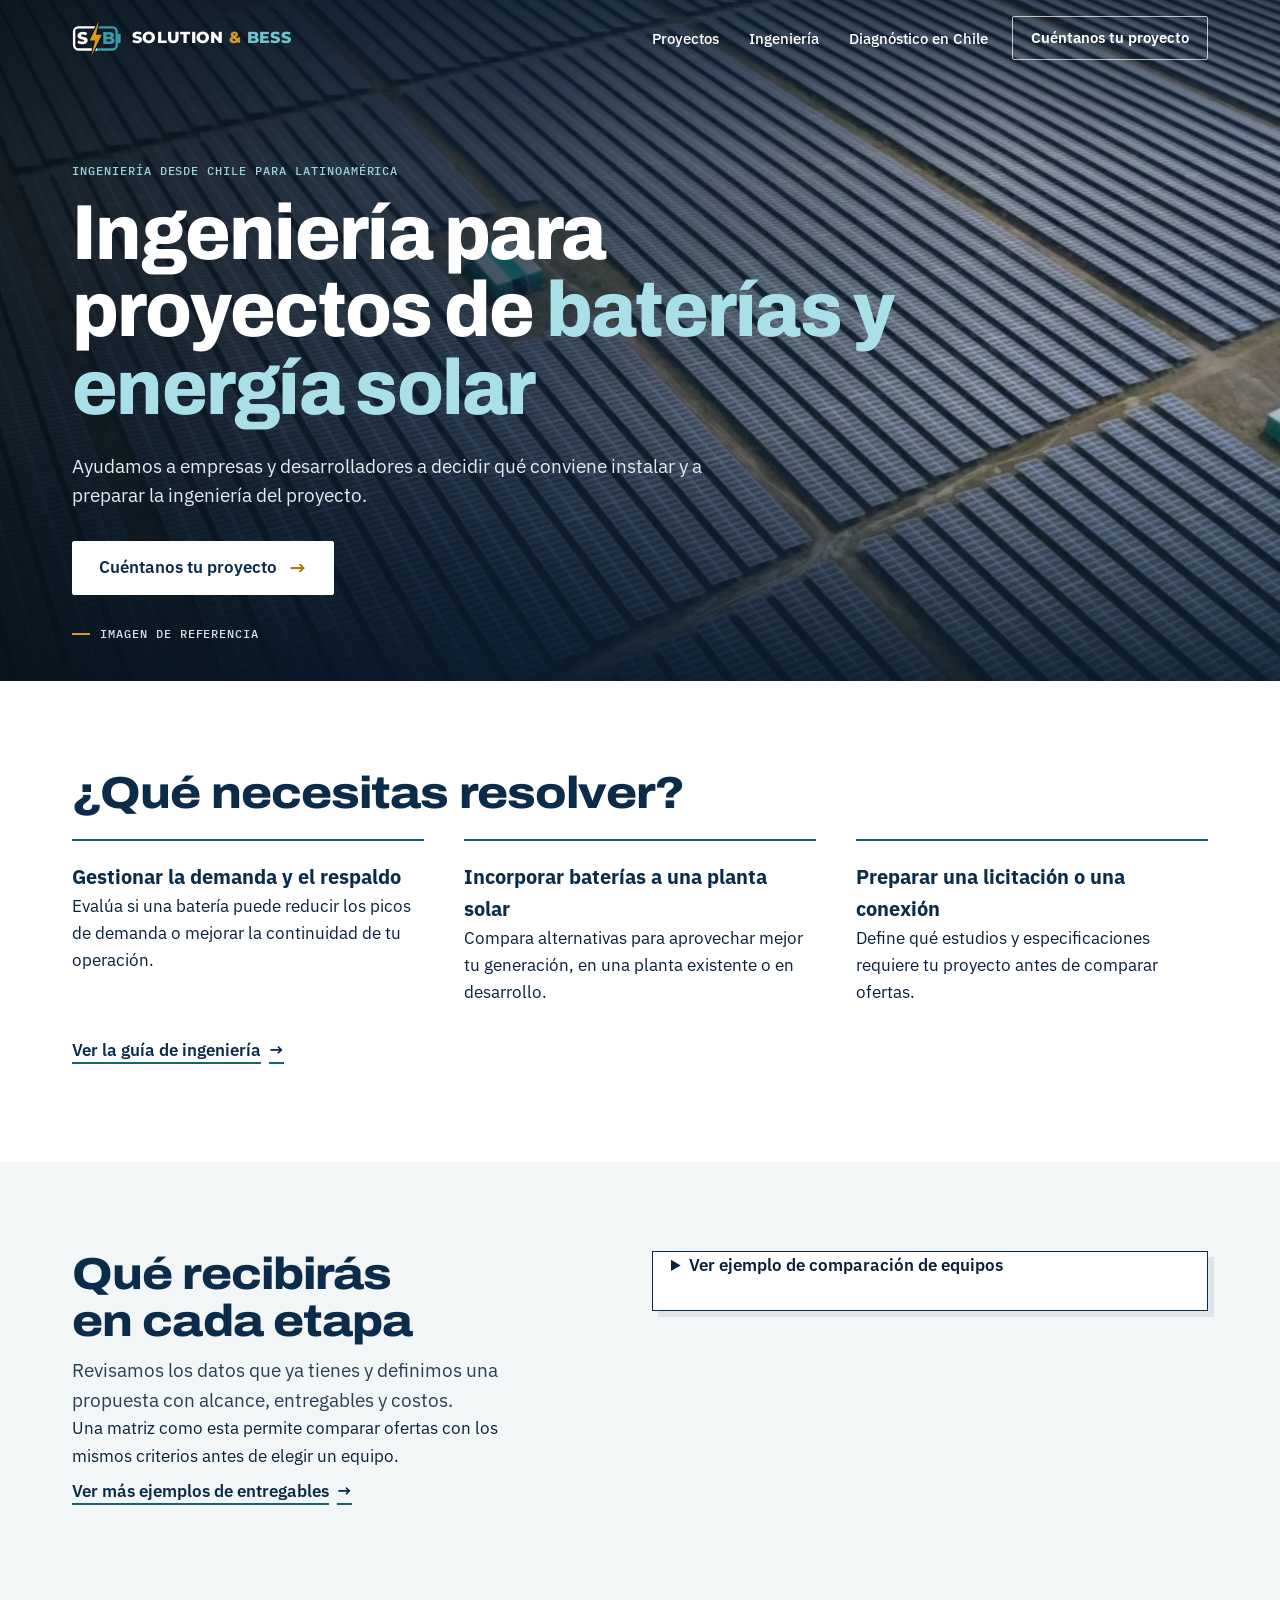
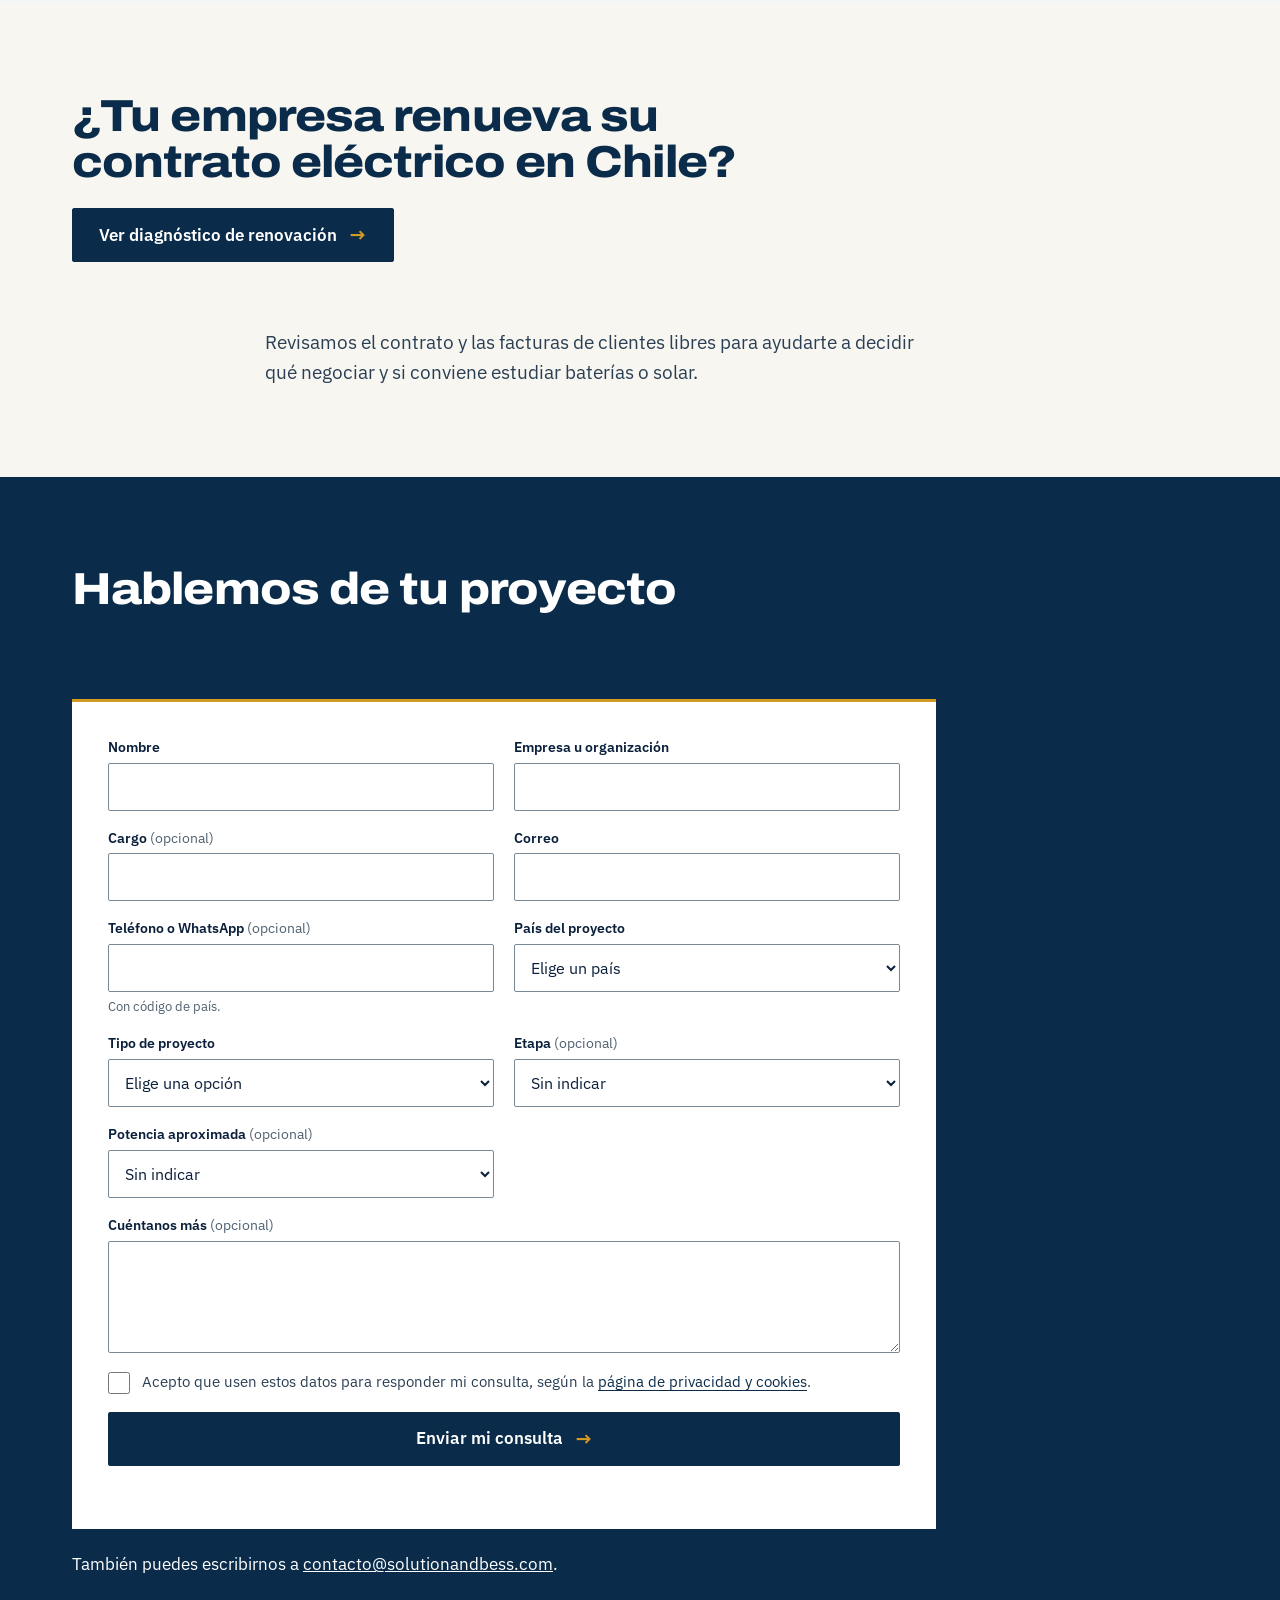
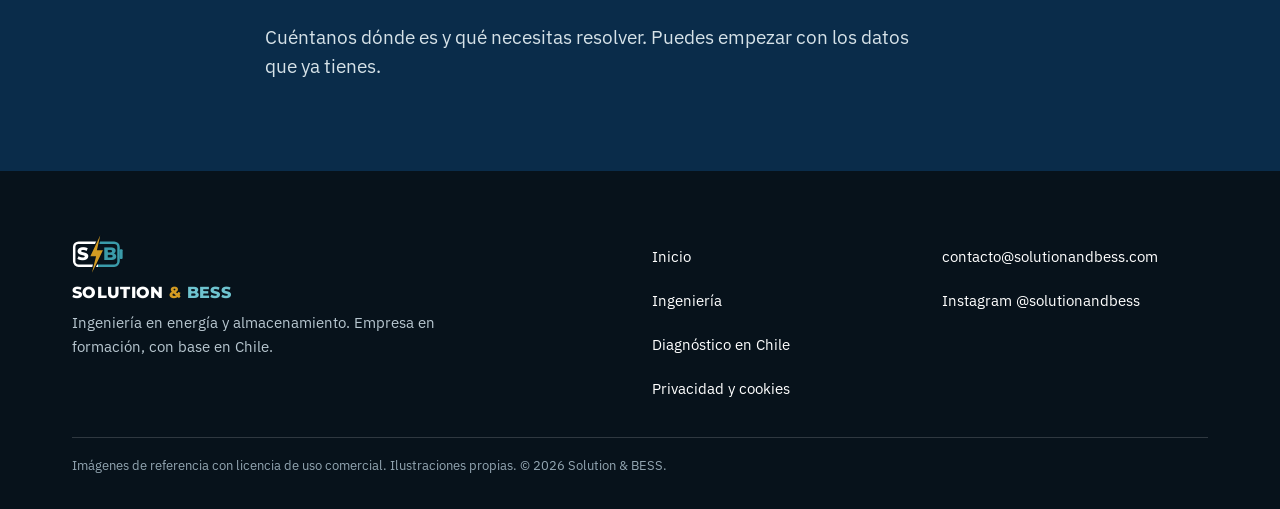
<file: index.html>
<!doctype html>
<html lang="es">
<head>
<meta charset="utf-8">
<meta name="viewport" content="width=device-width, initial-scale=1">
<title>Ingeniería BESS y solar para Latinoamérica | Solution &amp; BESS</title>
<meta name="description" content="Ingeniería para proyectos de baterías (BESS), parques solares y sistemas híbridos en Latinoamérica: dimensionamiento, estudios y especificaciones.">
<link rel="canonical" href="https://solutionandbess.com/">
<meta name="theme-color" content="#0A2C4A">
<meta property="og:type" content="website">
<meta property="og:site_name" content="Solution &amp; BESS">
<meta property="og:locale" content="es_LA">
<meta property="og:url" content="https://solutionandbess.com/">
<meta property="og:title" content="Ingeniería para tu proyecto de baterías, solar o híbrido en Latinoamérica">
<meta property="og:description" content="Ingeniería de baterías y energía solar para ayudar a empresas y desarrolladores a tomar decisiones de proyecto.">
<meta property="og:image" content="https://solutionandbess.com/assets/compartir.jpg">
<meta property="og:image:width" content="1200">
<meta property="og:image:height" content="630">
<meta property="og:image:alt" content="Solution &amp; BESS: ingeniería para proyectos de baterías, solar e híbridos en Latinoamérica.">
<meta name="twitter:card" content="summary_large_image">
<link rel="icon" href="/favicon.ico" sizes="32x32">
<link rel="icon" href="/assets/icono-192.png" type="image/png" sizes="192x192">
<link rel="apple-touch-icon" href="/assets/icono-180.png">
<link rel="manifest" href="/manifest.webmanifest">
<link rel="preload" as="image" type="image/avif" href="/assets/portada-movil.avif" media="(max-width: 899px)" fetchpriority="high">
<link rel="preload" as="image" type="image/avif" href="/assets/portada-escritorio.avif" media="(min-width: 900px)" fetchpriority="high">
<link rel="preconnect" href="https://fonts.googleapis.com">
<link rel="preconnect" href="https://fonts.gstatic.com" crossorigin>
<link rel="stylesheet" href="https://fonts.googleapis.com/css2?family=Archivo:wdth,wght@62..125,400..900&family=IBM+Plex+Mono:wght@500&family=IBM+Plex+Sans:wght@400;500;600&family=Montserrat:wght@800&display=swap">
<link rel="stylesheet" href="/estilos.css">
<script src="/js/base.js" defer></script>
<script src="/js/portada.js" defer></script>
<script src="/js/proyecto.js" defer></script>
<script type="application/ld+json">
{
  "@context": "https://schema.org",
  "@graph": [
    {
      "@type": "Organization",
      "@id": "https://solutionandbess.com/#organizacion",
      "name": "Solution & BESS",
      "url": "https://solutionandbess.com/",
      "email": "contacto@solutionandbess.com",
      "logo": "https://solutionandbess.com/assets/icono-512.png",
      "image": "https://solutionandbess.com/assets/compartir.jpg",
      "description": "Firma de ingeniería en energía y almacenamiento, con base en Chile, para proyectos de baterías (BESS), parques solares y sistemas híbridos en Latinoamérica.",
      "knowsAbout": [
        "Sistemas de almacenamiento de energía con baterías (BESS)",
        "Plantas fotovoltaicas",
        "Sistemas híbridos y microrredes",
        "Estudios eléctricos y de conexión",
        "Especificación técnica de equipos"
      ],
      "sameAs": [
        "https://www.instagram.com/solutionandbess/"
      ]
    },
    {
      "@type": "WebSite",
      "@id": "https://solutionandbess.com/#sitio",
      "url": "https://solutionandbess.com/",
      "name": "Solution & BESS",
      "inLanguage": "es",
      "publisher": {
        "@id": "https://solutionandbess.com/#organizacion"
      }
    },
    {
      "@type": "Service",
      "name": "Ingeniería para proyectos de baterías, solar e híbridos",
      "serviceType": "Ingeniería en energía y almacenamiento",
      "provider": {
        "@id": "https://solutionandbess.com/#organizacion"
      },
      "areaServed": "Latinoamérica"
    }
  ]
}
</script>
</head>
<body class="inicio-breve">
<a class="saltar" href="#contenido">Saltar al contenido</a>
<header class="barra" id="barra">
 <div class="barra-fila">
  <a class="marca" href="#inicio" aria-label="Solution &amp; BESS, inicio">
   <span class="iso iso-oscuro"><svg xmlns="http://www.w3.org/2000/svg" viewBox="0 0 190 140" aria-hidden="true" focusable="false">
<defs><linearGradient id="borde-sb-oscuro" x1="0" y1="0" x2="190" y2="0" gradientUnits="userSpaceOnUse"><stop offset="0.5" stop-color="#FFFFFF"/><stop offset="0.5" stop-color="#3A9BAA"/></linearGradient></defs>
<rect x="8" y="28" width="162" height="84" rx="16" fill="none" stroke="url(#borde-sb-oscuro)" stroke-width="9"/>
<rect x="174" y="52" width="11" height="36" rx="4" fill="#3A9BAA"/>
<text x="40" y="93" text-anchor="middle" font-family="Montserrat, 'Segoe UI', Arial, sans-serif" font-weight="800" font-size="64" fill="#FFFFFF">S</text>
<text x="139" y="93" text-anchor="middle" font-family="Montserrat, 'Segoe UI', Arial, sans-serif" font-weight="800" font-size="64" fill="#3A9BAA">B</text>
<path d="M103 2 L67 78 L88 78 L73 138 L113 56 L91 56 Z" fill="#D39B22" stroke="#07121B" stroke-width="8" stroke-linejoin="round" paint-order="stroke"/>
</svg></span>
   <span class="iso iso-claro"><svg xmlns="http://www.w3.org/2000/svg" viewBox="0 0 190 140" aria-hidden="true" focusable="false">
<defs><linearGradient id="borde-sb-claro" x1="0" y1="0" x2="190" y2="0" gradientUnits="userSpaceOnUse"><stop offset="0.5" stop-color="#0A2C4A"/><stop offset="0.5" stop-color="#166372"/></linearGradient></defs>
<rect x="8" y="28" width="162" height="84" rx="16" fill="none" stroke="url(#borde-sb-claro)" stroke-width="9"/>
<rect x="174" y="52" width="11" height="36" rx="4" fill="#166372"/>
<text x="40" y="93" text-anchor="middle" font-family="Montserrat, 'Segoe UI', Arial, sans-serif" font-weight="800" font-size="64" fill="#0A2C4A">S</text>
<text x="139" y="93" text-anchor="middle" font-family="Montserrat, 'Segoe UI', Arial, sans-serif" font-weight="800" font-size="64" fill="#166372">B</text>
<path d="M103 2 L67 78 L88 78 L73 138 L113 56 L91 56 Z" fill="#D39B22" stroke="#FFFFFF" stroke-width="8" stroke-linejoin="round" paint-order="stroke"/>
</svg></span>
   <span class="ln">SOLUTION <i>&amp;</i> <b>BESS</b></span>
  </a>

  <nav class="menu" aria-label="Navegación principal">
   <a href="#proyectos">Proyectos</a>
   <a href="/ingenieria">Ingeniería</a>
   <a href="/diagnostico-renovacion">Diagnóstico en Chile</a>
  </nav>

  <a class="boton chico barra-boton" href="#f-nombre" aria-label="Cuéntanos tu proyecto"><span class="bb-l">Cuéntanos tu proyecto</span><span class="bb-c">Tu proyecto</span></a>

  <details class="menu-movil">
   <summary><span class="rayas" aria-hidden="true"></span>Menú</summary>
   <nav class="menu-movil-panel" aria-label="Navegación móvil">
    <a href="#proyectos">Proyectos</a>
    <a href="/ingenieria">Ingeniería</a>
    <a href="/diagnostico-renovacion">Diagnóstico en Chile</a>
    <a class="boton" href="#f-nombre">Cuéntanos tu proyecto <span class="fl" aria-hidden="true">→</span></a>
   </nav>
  </details>
 </div>
</header>

<main id="contenido">
<section class="portada portada-breve" id="inicio" aria-labelledby="titular">
 <div class="portada-medio">
  <picture>
   <source media="(max-width: 899px)" type="image/avif" srcset="/assets/portada-movil.avif" width="810" height="1080">
   <source media="(max-width: 899px)" type="image/webp" srcset="/assets/portada-movil.webp" width="810" height="1080">
   <source type="image/avif" srcset="/assets/portada-escritorio.avif" width="1280" height="720">
   <img class="portada-foto" src="/assets/portada-escritorio.webp" width="1280" height="720" alt="Vista aérea de un parque solar: filas de paneles, caminos de servicio y una caseta de equipos." fetchpriority="high" decoding="async">
  </picture>
  <video class="portada-video" muted loop playsinline preload="none" aria-hidden="true" tabindex="-1" disablepictureinpicture>
   <source src="/assets/portada-1280.mp4" type="video/mp4">
  </video>
 </div>
 <div class="portada-velo" aria-hidden="true"></div>

 <div class="reticula portada-cuerpo">
  <div class="portada-texto">
   <p class="ceja">Ingeniería desde Chile para Latinoamérica</p>
   <h1 class="titular" id="titular">Ingeniería para proyectos de <em>baterías y energía solar</em></h1>
   <p class="bajada">Ayudamos a empresas y desarrolladores a decidir qué conviene instalar y a preparar la ingeniería del proyecto.</p>
   <div class="acciones">
    <a class="boton claro" href="#f-nombre">Cuéntanos tu proyecto <span class="fl" aria-hidden="true">→</span></a>
   </div>
  </div>
 </div>
 <div class="reticula portada-pie">
  <div class="portada-rotulos">
   <p class="rotulo">Imagen de referencia</p>
   <button class="pausa" type="button" hidden data-pausado="false"><span class="pausa-icono" aria-hidden="true"></span><span class="pausa-texto">Pausar video</span></button>
  </div>
 </div>
</section>

<section class="seccion seccion-breve" id="proyectos" aria-labelledby="t-proyectos">
 <div class="reticula">
  <h2 class="tit" id="t-proyectos">¿Qué necesitas resolver?</h2>
  <ul class="necesidades">
   <li><h3>Gestionar la demanda y el respaldo</h3><p>Evalúa si una batería puede reducir los picos de demanda o mejorar la continuidad de tu operación.</p></li>
   <li><h3>Incorporar baterías a una planta solar</h3><p>Compara alternativas para aprovechar mejor tu generación, en una planta existente o en desarrollo.</p></li>
   <li><h3>Preparar una licitación o una conexión</h3><p>Define qué estudios y especificaciones requiere tu proyecto antes de comparar ofertas.</p></li>
  </ul>
  <p><a class="enlace" href="/ingenieria">Ver la guía de ingeniería <span aria-hidden="true">→</span></a></p>
 </div>
</section>

<section class="seccion seccion-breve fondo-suave" id="metodo" aria-labelledby="t-metodo">
 <div class="reticula metodo-breve">
  <div>
   <h2 class="tit" id="t-metodo">Qué recibirás en cada etapa</h2>
   <p class="entrada">Revisamos los datos que ya tienes y definimos una propuesta con alcance, entregables y costos.</p>
   <p>Una matriz como esta permite comparar ofertas con los mismos criterios antes de elegir un equipo.</p>
   <p><a class="enlace" href="/ingenieria#entregables">Ver más ejemplos de entregables <span aria-hidden="true">→</span></a></p>
  </div>
  <details class="lamina matriz-breve" id="entregables">
   <summary>Ver ejemplo de comparación de equipos</summary>
    <p class="lamina-cab"><span>SB-EJ-03</span><span>Rev. A</span></p>
    <h3>Matriz de comparación de ofertas</h3>
    <div class="lamina-tabla">
     <table>
      <thead><tr><th scope="col">Oferta</th><th scope="col"><abbr title="Oferta A">A</abbr></th><th scope="col"><abbr title="Oferta B">B</abbr></th><th scope="col"><abbr title="Oferta C">C</abbr></th></tr></thead>
      <tbody>
       <tr><th scope="row">Energía instalada (MWh)</th><td>11,5</td><td>11,2</td><td>12,0</td></tr>
       <tr><th scope="row">Garantía de capacidad al año 10</th><td>83 %</td><td>83 %</td><td>78 %</td></tr>
       <tr><th scope="row">Energía útil al año 10 (MWh)</th><td>8,0</td><td>7,8</td><td>7,8</td></tr>
       <tr><th scope="row">Eficiencia de ida y vuelta (CA)</th><td>86 %</td><td>88 %</td><td>85 %</td></tr>
       <tr><th scope="row">Plazo de entrega (semanas)</th><td>24</td><td>30</td><td>20</td></tr>
       <tr><th scope="row">Servicio técnico en el país</th><td>Sí</td><td>Sí</td><td>No</td></tr>
      </tbody>
     </table>
    </div>
    <p class="lamina-pie">Ejemplo ilustrativo · Ofertas y datos ficticios</p>
  </details>
 </div>
</section>

<section class="seccion seccion-breve chile-breve" id="chile" aria-labelledby="t-chile">
 <div class="reticula">
  <h2 class="tit" id="t-chile">¿Tu empresa renueva su contrato eléctrico en Chile?</h2>
  <p class="entrada">Revisamos el contrato y las facturas de clientes libres para ayudarte a decidir qué negociar y si conviene estudiar baterías o solar.</p>
  <p><a class="boton" href="/diagnostico-renovacion">Ver diagnóstico de renovación <span class="fl" aria-hidden="true">→</span></a></p>
 </div>
</section>

<section class="seccion seccion-breve fondo-azul contacto contacto-breve" id="contacto" aria-labelledby="t-contacto">
 <div class="reticula">
  <h2 class="tit" id="t-contacto">Hablemos de tu proyecto</h2>
  <p class="entrada">Cuéntanos dónde es y qué necesitas resolver. Puedes empezar con los datos que ya tienes.</p>
  <div class="formulario-caja">
   <form class="formulario" id="form-proyecto" method="post" novalidate data-origen="web-latam">
    <div class="campos">
     <div class="campo"><label for="f-nombre">Nombre</label><input id="f-nombre" name="nombre" type="text" autocomplete="name" maxlength="120" required></div>
     <div class="campo"><label for="f-empresa">Empresa u organización</label><input id="f-empresa" name="empresa" type="text" autocomplete="organization" maxlength="160" required></div>
     <div class="campo"><label for="f-cargo">Cargo <span class="opc">(opcional)</span></label><input id="f-cargo" name="cargo" type="text" autocomplete="organization-title" maxlength="120"></div>
     <div class="campo"><label for="f-correo">Correo</label><input id="f-correo" name="correo" type="email" autocomplete="email" maxlength="200" required></div>
     <div class="campo"><label for="f-telefono">Teléfono o WhatsApp <span class="opc">(opcional)</span></label><input id="f-telefono" name="telefono" type="tel" autocomplete="tel" maxlength="40" aria-describedby="pista-telefono"><p class="pista" id="pista-telefono">Con código de país.</p></div>
     <div class="campo"><label for="f-pais">País del proyecto</label>
      <select id="f-pais" name="pais" autocomplete="country-name" required>
       <option value="" selected disabled>Elige un país</option>
       <option>Argentina</option><option>Bolivia</option><option>Brasil</option><option>Chile</option><option>Colombia</option><option>Costa Rica</option><option>Ecuador</option><option>El Salvador</option><option>Guatemala</option><option>Honduras</option><option>México</option><option>Nicaragua</option><option>Panamá</option><option>Paraguay</option><option>Perú</option><option>Puerto Rico</option><option>República Dominicana</option><option>Uruguay</option><option>Venezuela</option><option>Otro país</option>
      </select>
     </div>
     <div class="campo"><label for="f-tipo">Tipo de proyecto</label>
      <select id="f-tipo" name="tipo" required>
       <option value="" selected disabled>Elige una opción</option>
       <option>Almacenamiento con baterías (BESS)</option>
       <option>Parque solar o planta fotovoltaica</option>
       <option>Híbrido solar + baterías o microrred</option>
       <option>Estudio eléctrico o de conexión</option>
       <option>Especificación o compra de equipos</option>
       <option>Evaluación técnico-económica o prefactibilidad</option>
       <option>Revisión técnica de un proyecto o de una oferta</option>
       <option>Contrato eléctrico de cliente libre (Chile)</option>
       <option>Otro</option>
      </select>
     </div>
     <div class="campo"><label for="f-etapa">Etapa <span class="opc">(opcional)</span></label>
      <select id="f-etapa" name="etapa">
       <option value="" selected>Sin indicar</option>
       <option>Idea o evaluación inicial</option>
       <option>Prefactibilidad</option>
       <option>Ingeniería</option>
       <option>Licitación o compra de equipos</option>
       <option>Construcción o puesta en marcha</option>
       <option>En operación</option>
      </select>
     </div>
     <div class="campo"><label for="f-escala">Potencia aproximada <span class="opc">(opcional)</span></label>
      <select id="f-escala" name="escala">
       <option value="" selected>Sin indicar</option>
       <option value="Menos de 1 MW">Menos de 1 MW (1000 kW)</option>
       <option>De 1 a 10 MW</option>
       <option>De 10 a 100 MW</option>
       <option>Más de 100 MW</option>
       <option>Aún no lo sé</option>
      </select>
     </div>
     <div class="campo ancho2"><label for="f-mensaje">Cuéntanos más <span class="opc">(opcional)</span></label><textarea id="f-mensaje" name="mensaje" rows="4" maxlength="1800"></textarea></div>
     <div class="trampa" aria-hidden="true"><label for="zx_control">Deja este campo vacío</label><input id="zx_control" name="zx_control" type="text" tabindex="-1" autocomplete="off" data-1p-ignore data-lpignore="true" data-form-type="other"></div>
    </div>
    <div class="campo acepto"><label><input type="checkbox" name="acepta_privacidad" required><span>Acepto que usen estos datos para responder mi consulta, según la <a href="/privacidad">página de privacidad y cookies</a>.</span></label></div>
    <button class="boton" type="submit" disabled>Enviar mi consulta <span class="fl" aria-hidden="true">→</span></button>
    <p class="estado" id="estado-proyecto" role="status" aria-live="polite"></p>
    <p class="estado" data-sin-script>Si el botón no se activa, escríbenos a <!--email_off--><a href="mailto:contacto@solutionandbess.com?subject=Proyecto%20de%20ingenier%C3%ADa">contacto@solutionandbess.com</a><!--/email_off-->.</p>
   </form>
   <div class="gracias" id="gracias-proyecto" hidden tabindex="-1">
    <h3>Recibimos tu proyecto.</h3>
    <p>Te escribiremos a <strong data-gracias="correo"></strong> desde <!--email_off-->contacto@solutionandbess.com<!--/email_off-->.</p>
    <p>Para avanzar más rápido, ten a mano tus consumos, facturas o recibos de los últimos 12 meses, la ubicación y el punto de conexión, y el objetivo del proyecto.</p>
   </div>
  </div>
  <p>También puedes escribirnos a <a href="mailto:contacto@solutionandbess.com">contacto@solutionandbess.com</a>.</p>
 </div>
</section>
</main>

<footer class="pie">
 <div class="reticula">
  <div class="pie-marca">
   <span class="iso"><svg xmlns="http://www.w3.org/2000/svg" viewBox="0 0 190 140" aria-hidden="true" focusable="false">
<defs><linearGradient id="borde-sb-pie" x1="0" y1="0" x2="190" y2="0" gradientUnits="userSpaceOnUse"><stop offset="0.5" stop-color="#FFFFFF"/><stop offset="0.5" stop-color="#3A9BAA"/></linearGradient></defs>
<rect x="8" y="28" width="162" height="84" rx="16" fill="none" stroke="url(#borde-sb-pie)" stroke-width="9"/>
<rect x="174" y="52" width="11" height="36" rx="4" fill="#3A9BAA"/>
<text x="40" y="93" text-anchor="middle" font-family="Montserrat, 'Segoe UI', Arial, sans-serif" font-weight="800" font-size="64" fill="#FFFFFF">S</text>
<text x="139" y="93" text-anchor="middle" font-family="Montserrat, 'Segoe UI', Arial, sans-serif" font-weight="800" font-size="64" fill="#3A9BAA">B</text>
<path d="M103 2 L67 78 L88 78 L73 138 L113 56 L91 56 Z" fill="#D39B22" stroke="#07121B" stroke-width="8" stroke-linejoin="round" paint-order="stroke"/>
</svg></span>
   <p class="ln">SOLUTION <i>&amp;</i> <b>BESS</b></p>
   <p>Ingeniería en energía y almacenamiento. Empresa en formación, con base en Chile.</p>
  </div>
  <nav class="pie-enlaces" aria-label="Enlaces del pie">
   <a href="/">Inicio</a>
   <a href="/ingenieria">Ingeniería</a>
   <a href="/diagnostico-renovacion">Diagnóstico en Chile</a>
   <a href="/privacidad">Privacidad y cookies</a>
  </nav>
  <div class="pie-contacto">
   <p><!--email_off--><a href="mailto:contacto@solutionandbess.com">contacto@solutionandbess.com</a><!--/email_off--></p>
   <p><a href="https://www.instagram.com/solutionandbess/" target="_blank" rel="noopener">Instagram @solutionandbess</a></p>
  </div>
  <p class="pie-nota">Imágenes de referencia con licencia de uso comercial. Ilustraciones propias. © 2026 Solution &amp; BESS.</p>
 </div>
</footer>

</body>
</html>
</file>
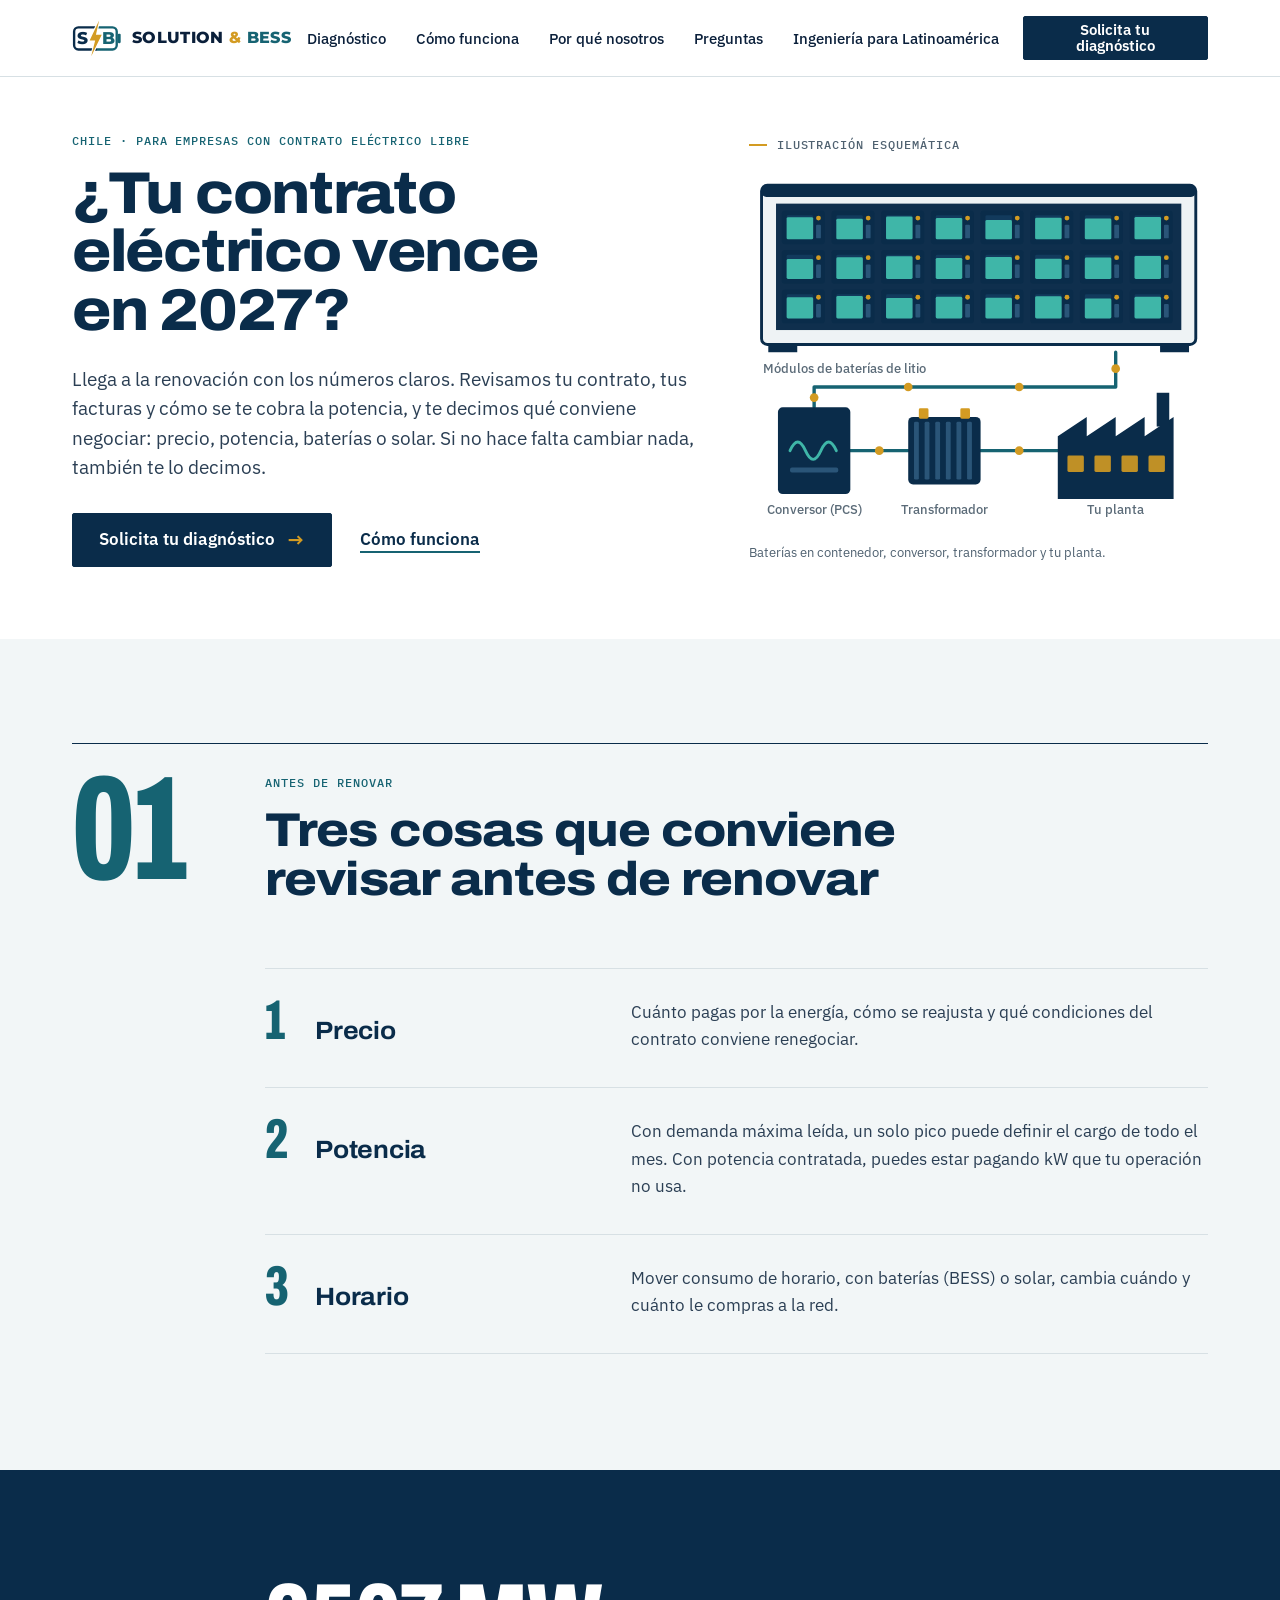
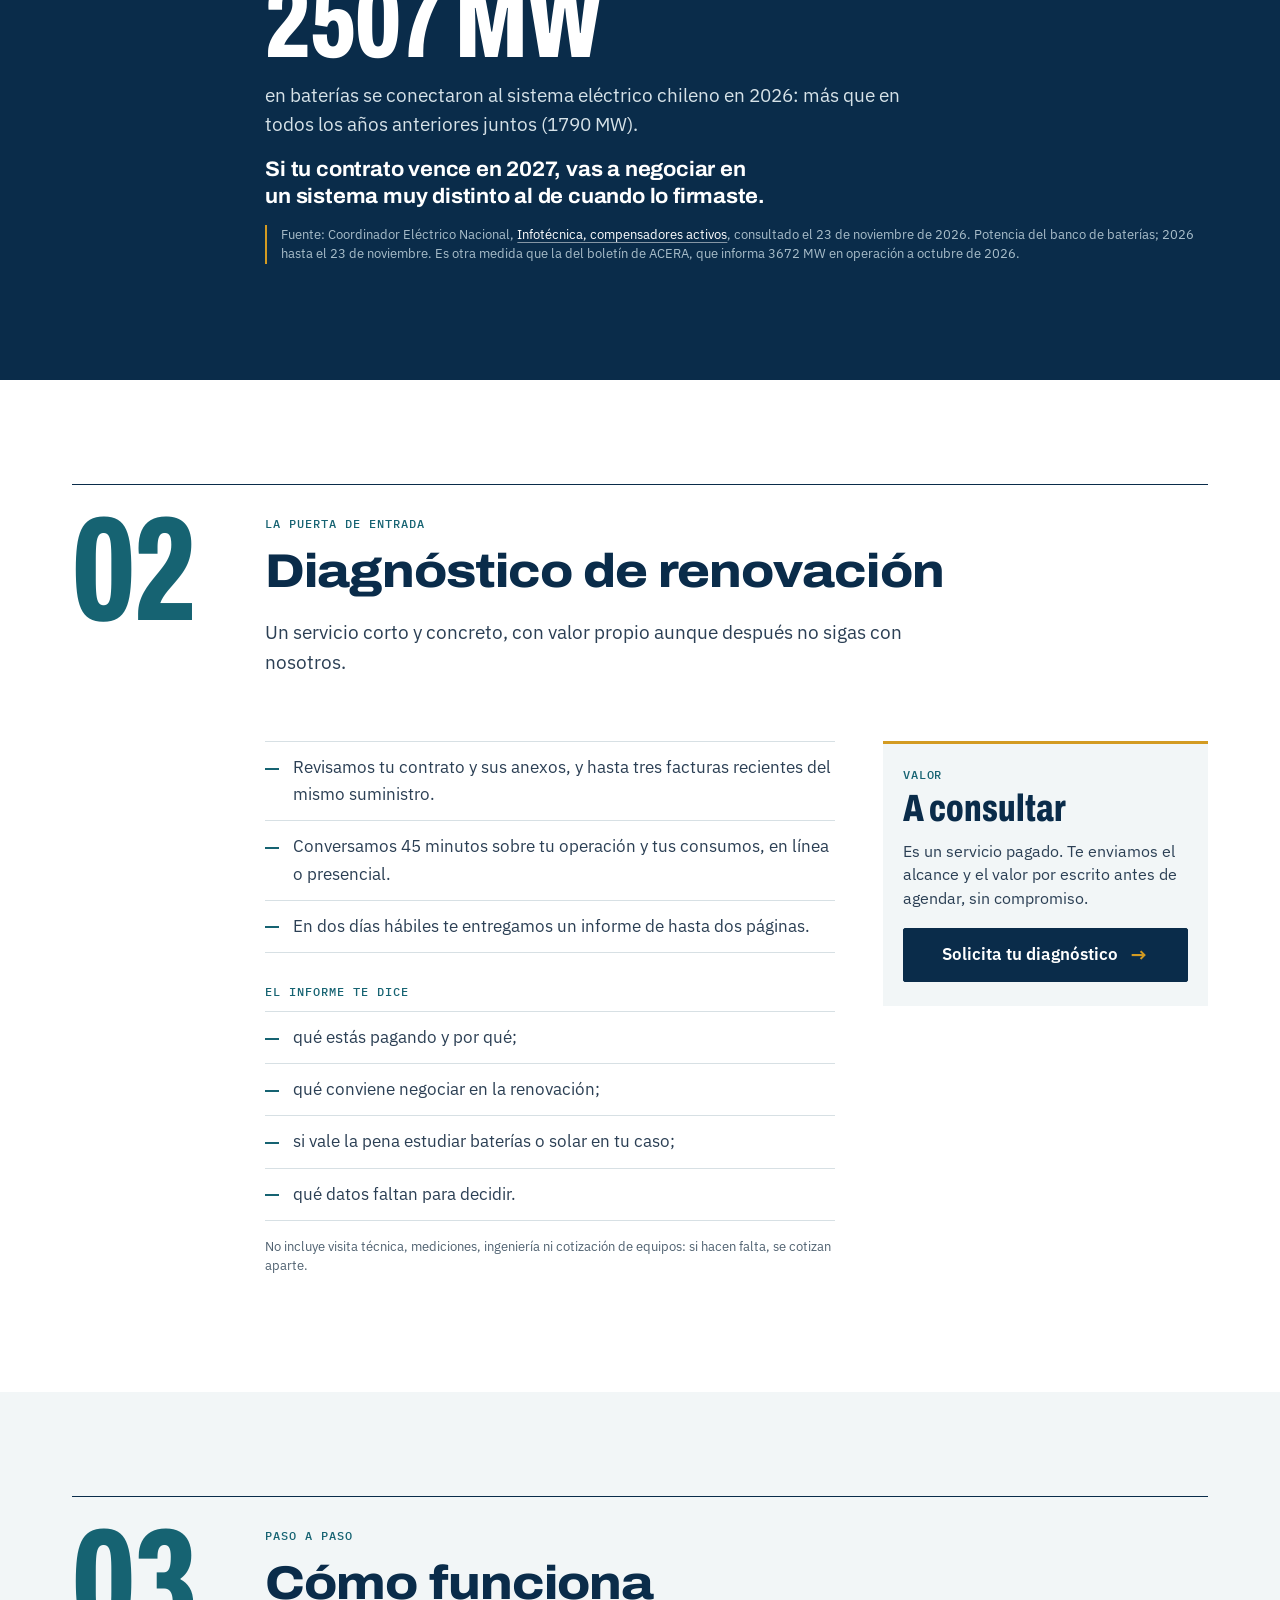
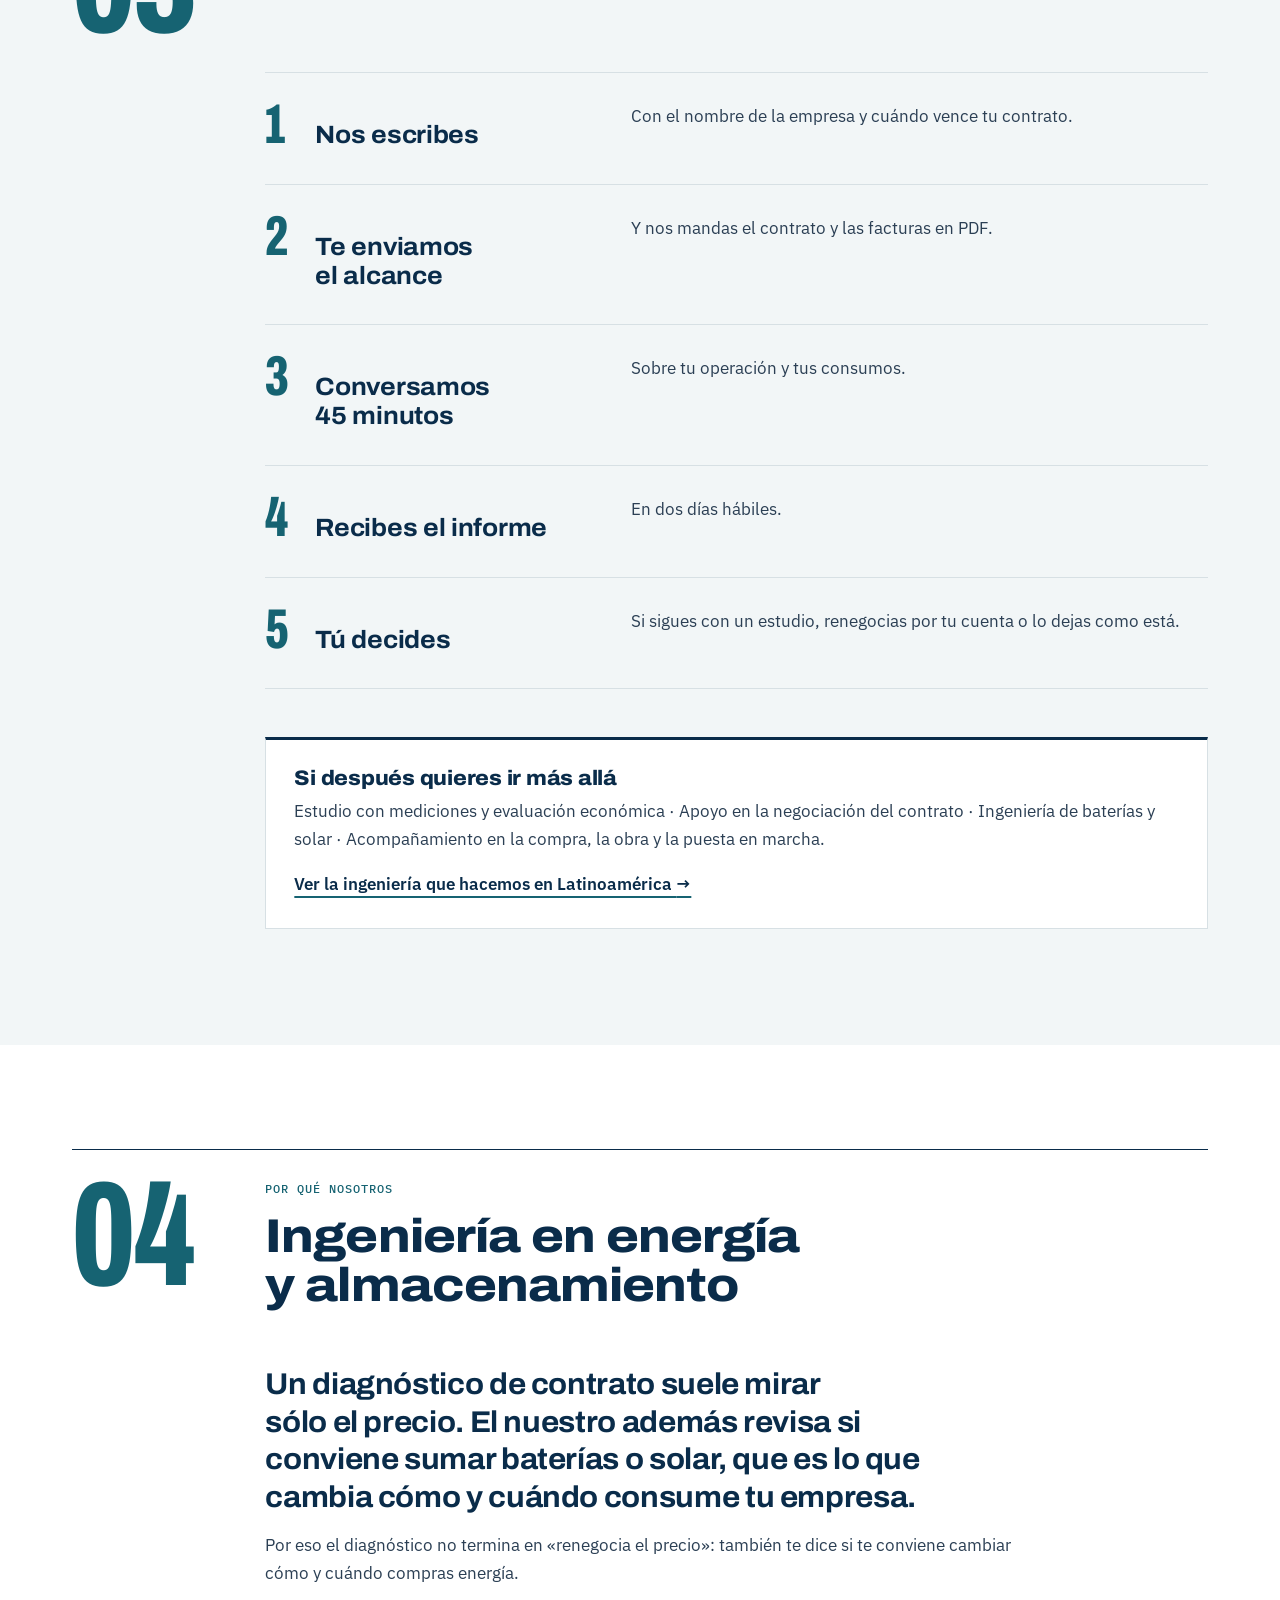
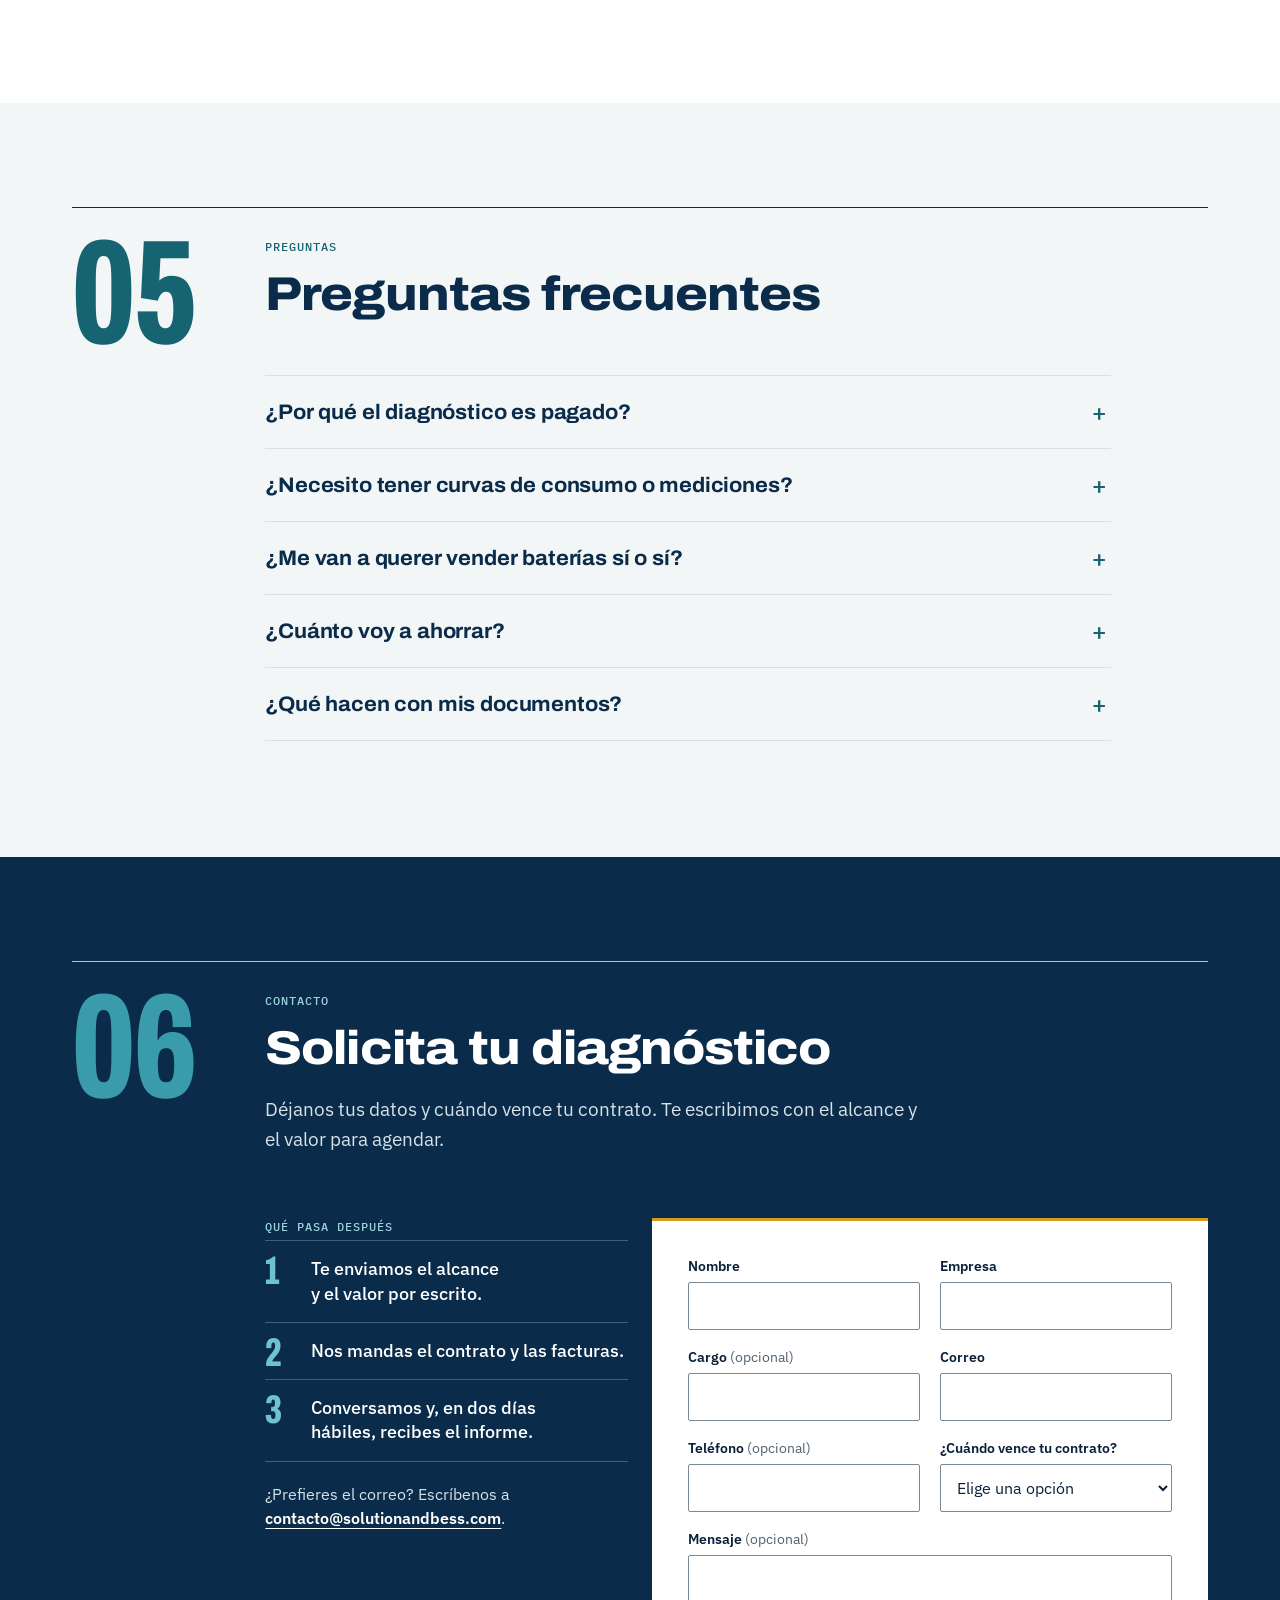
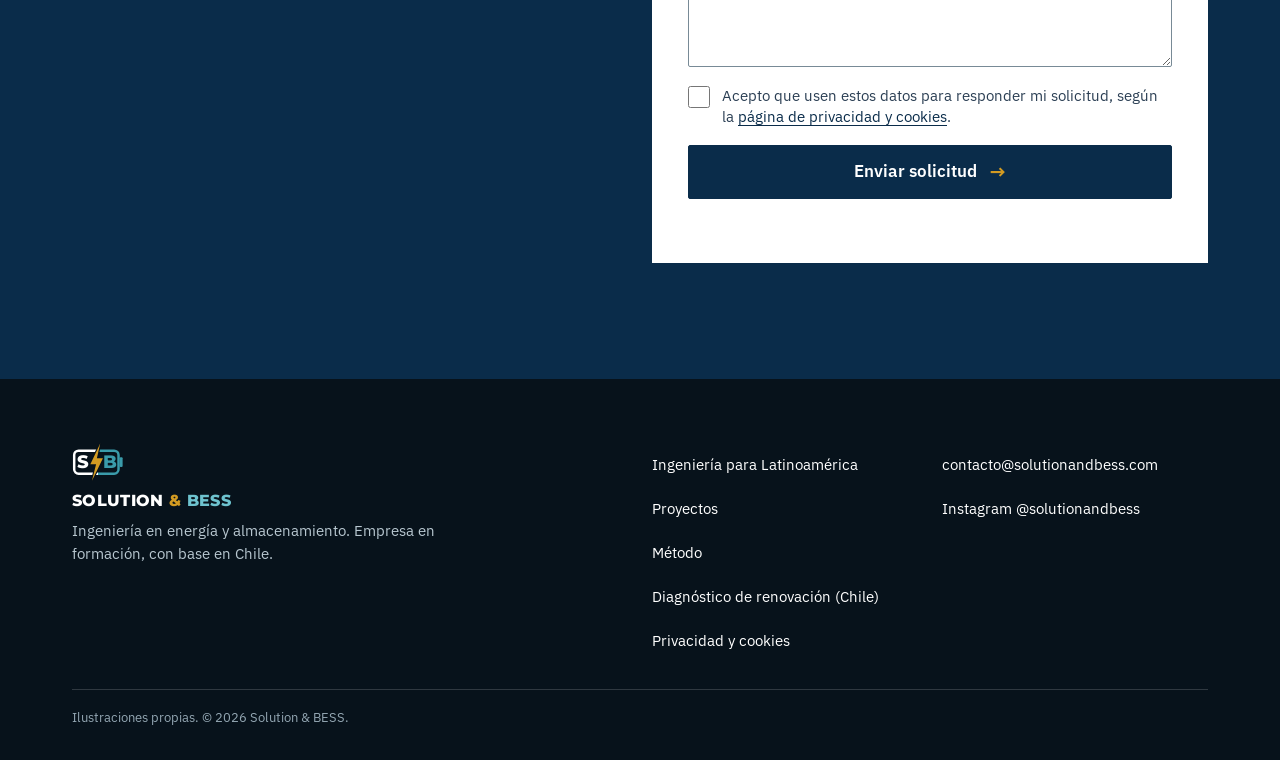
<file: diagnostico-renovacion.html>
<!doctype html>
<html lang="es-CL">
<head>
<meta charset="utf-8">
<meta name="viewport" content="width=device-width, initial-scale=1">
<title>Diagnóstico de renovación eléctrica · Chile | Solution &amp; BESS</title>
<meta name="description" content="¿Tu contrato eléctrico vence en 2027? Revisamos contrato, facturas y potencia y te decimos qué conviene negociar: precio, potencia, baterías o solar.">
<link rel="canonical" href="https://solutionandbess.com/diagnostico-renovacion">
<meta name="theme-color" content="#0A2C4A">
<meta property="og:type" content="website">
<meta property="og:site_name" content="Solution &amp; BESS">
<meta property="og:locale" content="es_CL">
<meta property="og:url" content="https://solutionandbess.com/diagnostico-renovacion">
<meta property="og:title" content="¿Tu contrato eléctrico vence en 2027? Diagnóstico de renovación">
<meta property="og:description" content="Revisamos tu contrato, tus facturas y cómo se te cobra la potencia, y te decimos qué conviene negociar.">
<meta property="og:image" content="https://solutionandbess.com/assets/compartir.jpg">
<meta property="og:image:width" content="1200">
<meta property="og:image:height" content="630">
<meta property="og:image:alt" content="Solution &amp; BESS: ingeniería para proyectos de baterías, solar e híbridos en Latinoamérica.">
<meta name="twitter:card" content="summary_large_image">
<link rel="icon" href="/favicon.ico" sizes="32x32">
<link rel="icon" href="/assets/icono-192.png" type="image/png" sizes="192x192">
<link rel="apple-touch-icon" href="/assets/icono-180.png">
<link rel="manifest" href="/manifest.webmanifest">
<link rel="preconnect" href="https://fonts.googleapis.com">
<link rel="preconnect" href="https://fonts.gstatic.com" crossorigin>
<link rel="stylesheet" href="https://fonts.googleapis.com/css2?family=Archivo:wdth,wght@62..125,400..900&family=IBM+Plex+Mono:wght@500&family=IBM+Plex+Sans:wght@400;500;600&family=Montserrat:wght@800&display=swap">
<link rel="stylesheet" href="/estilos.css">
<script src="/js/base.js" defer></script>
<script src="/js/formulario.js" defer></script>
<script type="application/ld+json">
{
  "@context": "https://schema.org",
  "@type": "Service",
  "name": "Diagnóstico de renovación del contrato eléctrico",
  "serviceType": "Revisión de contrato eléctrico de cliente libre",
  "areaServed": "Chile",
  "url": "https://solutionandbess.com/diagnostico-renovacion",
  "provider": {
    "@type": "Organization",
    "@id": "https://solutionandbess.com/#organizacion",
    "name": "Solution & BESS",
    "url": "https://solutionandbess.com/"
  }
}
</script>
</head>
<body>

<a class="saltar" href="#contenido">Saltar al contenido</a>

<header class="barra solida estatica" id="barra">
 <div class="barra-fila">
  <a class="marca" href="/" aria-label="Solution &amp; BESS, inicio">
   <span class="iso iso-claro"><svg xmlns="http://www.w3.org/2000/svg" viewBox="0 0 190 140" aria-hidden="true" focusable="false">
<defs><linearGradient id="borde-sb-claro" x1="0" y1="0" x2="190" y2="0" gradientUnits="userSpaceOnUse"><stop offset="0.5" stop-color="#0A2C4A"/><stop offset="0.5" stop-color="#166372"/></linearGradient></defs>
<rect x="8" y="28" width="162" height="84" rx="16" fill="none" stroke="url(#borde-sb-claro)" stroke-width="9"/>
<rect x="174" y="52" width="11" height="36" rx="4" fill="#166372"/>
<text x="40" y="93" text-anchor="middle" font-family="Montserrat, 'Segoe UI', Arial, sans-serif" font-weight="800" font-size="64" fill="#0A2C4A">S</text>
<text x="139" y="93" text-anchor="middle" font-family="Montserrat, 'Segoe UI', Arial, sans-serif" font-weight="800" font-size="64" fill="#166372">B</text>
<path d="M103 2 L67 78 L88 78 L73 138 L113 56 L91 56 Z" fill="#D39B22" stroke="#FFFFFF" stroke-width="8" stroke-linejoin="round" paint-order="stroke"/>
</svg></span>
   <span class="ln">SOLUTION <i>&amp;</i> <b>BESS</b></span>
  </a>

  <nav class="menu" aria-label="Secciones">
   <a href="#diagnostico">Diagnóstico</a>
   <a href="#como">Cómo funciona</a>
   <a href="#nosotros">Por qué nosotros</a>
   <a href="#preguntas">Preguntas</a>
   <a href="/">Ingeniería para Latinoamérica</a>
  </nav>

  <a class="boton chico barra-boton" href="#contacto">Solicita tu diagnóstico</a>

  <details class="menu-movil">
   <summary><span class="rayas" aria-hidden="true"></span>Menú</summary>
   <nav class="menu-movil-panel" aria-label="Secciones, menú de celular">
    <a href="#diagnostico">Diagnóstico</a>
    <a href="#como">Cómo funciona</a>
    <a href="#nosotros">Por qué nosotros</a>
    <a href="#preguntas">Preguntas</a>
    <a href="/">Ingeniería para Latinoamérica</a>
    <a class="boton" href="#contacto">Solicita tu diagnóstico <span class="fl" aria-hidden="true">→</span></a>
   </nav>
  </details>
 </div>
</header>

<main id="contenido">

<section class="portada-clara" aria-labelledby="titular">
 <div class="reticula">
  <div class="portada-texto">
   <p class="ceja">Chile · Para empresas con contrato eléctrico libre</p>
   <h1 class="titular" id="titular">¿Tu contrato eléctrico vence en 2027?</h1>
   <p class="bajada">Llega a la renovación con los números claros. Revisamos tu contrato, tus facturas y cómo se te cobra la potencia, y te decimos qué conviene negociar: precio, potencia, baterías o solar. Si no hace falta cambiar nada, también te lo decimos.</p>
   <div class="acciones">
    <a class="boton" href="#contacto">Solicita tu diagnóstico <span class="fl" aria-hidden="true">→</span></a>
    <a class="enlace" href="#como">Cómo funciona</a>
   </div>
  </div>
  <figure class="ilustracion">
   <p class="rotulo">Ilustración esquemática</p>
   <svg role="img" aria-label="Ilustración de un sistema de baterías en contenedor conectado a una planta" viewBox="0 0 952 760" xmlns="http://www.w3.org/2000/svg">
 <defs><clipPath id="hueco"><rect x="56" y="78" width="840" height="262"/></clipPath></defs>
 <path id="cable" d="M760 386 V458 H135 V500 M210 590 H330 M480 590 H640" fill="none" stroke="#166372" stroke-width="7"
   stroke-linecap="round" stroke-linejoin="round" />
 <g id="cont">
  <rect x="26" y="40" width="900" height="330" rx="12" fill="#EEF3F5" stroke="#0A2C4A" stroke-width="6"/>
  <rect x="26" y="40" width="900" height="24" rx="10" fill="#0A2C4A"/>
  <rect x="56" y="78" width="840" height="262" fill="#0F2F4D"/>
  <rect x="68.0" y="92" width="89" height="70" rx="6" fill="#0A2C4A"/><rect x="78.0" y="102" width="55" height="50" rx="3" fill="#123A5C"/><rect x="78.0" y="106.0" width="55" height="46.0" rx="3" fill="#3FB6A8"/><circle cx="144.0" cy="108" r="5" fill="#D39B22"/><rect x="139.0" y="122" width="10" height="28" rx="2" fill="#2A5578"/><rect x="171.0" y="92" width="89" height="70" rx="6" fill="#0A2C4A"/><rect x="181.0" y="102" width="55" height="50" rx="3" fill="#123A5C"/><rect x="181.0" y="109.5" width="55" height="42.5" rx="3" fill="#3FB6A8"/><circle cx="247.0" cy="108" r="5" fill="#D39B22"/><rect x="242.0" y="122" width="10" height="28" rx="2" fill="#2A5578"/><rect x="274.0" y="92" width="89" height="70" rx="6" fill="#0A2C4A"/><rect x="284.0" y="102" width="55" height="50" rx="3" fill="#123A5C"/><rect x="284.0" y="104.5" width="55" height="47.5" rx="3" fill="#3FB6A8"/><circle cx="350.0" cy="108" r="5" fill="#D39B22"/><rect x="345.0" y="122" width="10" height="28" rx="2" fill="#2A5578"/><rect x="377.0" y="92" width="89" height="70" rx="6" fill="#0A2C4A"/><rect x="387.0" y="102" width="55" height="50" rx="3" fill="#123A5C"/><rect x="387.0" y="108.0" width="55" height="44.0" rx="3" fill="#3FB6A8"/><circle cx="453.0" cy="108" r="5" fill="#D39B22"/><rect x="448.0" y="122" width="10" height="28" rx="2" fill="#2A5578"/><rect x="480.0" y="92" width="89" height="70" rx="6" fill="#0A2C4A"/><rect x="490.0" y="102" width="55" height="50" rx="3" fill="#123A5C"/><rect x="490.0" y="112.0" width="55" height="40.0" rx="3" fill="#3FB6A8"/><circle cx="556.0" cy="108" r="5" fill="#D39B22"/><rect x="551.0" y="122" width="10" height="28" rx="2" fill="#2A5578"/><rect x="583.0" y="92" width="89" height="70" rx="6" fill="#0A2C4A"/><rect x="593.0" y="102" width="55" height="50" rx="3" fill="#123A5C"/><rect x="593.0" y="107.0" width="55" height="45.0" rx="3" fill="#3FB6A8"/><circle cx="659.0" cy="108" r="5" fill="#D39B22"/><rect x="654.0" y="122" width="10" height="28" rx="2" fill="#2A5578"/><rect x="686.0" y="92" width="89" height="70" rx="6" fill="#0A2C4A"/><rect x="696.0" y="102" width="55" height="50" rx="3" fill="#123A5C"/><rect x="696.0" y="109.0" width="55" height="43.0" rx="3" fill="#3FB6A8"/><circle cx="762.0" cy="108" r="5" fill="#D39B22"/><rect x="757.0" y="122" width="10" height="28" rx="2" fill="#2A5578"/><rect x="789.0" y="92" width="89" height="70" rx="6" fill="#0A2C4A"/><rect x="799.0" y="102" width="55" height="50" rx="3" fill="#123A5C"/><rect x="799.0" y="105.5" width="55" height="46.5" rx="3" fill="#3FB6A8"/><circle cx="865.0" cy="108" r="5" fill="#D39B22"/><rect x="860.0" y="122" width="10" height="28" rx="2" fill="#2A5578"/><rect x="68.0" y="174" width="89" height="70" rx="6" fill="#0A2C4A"/><rect x="78.0" y="184" width="55" height="50" rx="3" fill="#123A5C"/><rect x="78.0" y="193.0" width="55" height="41.0" rx="3" fill="#3FB6A8"/><circle cx="144.0" cy="190" r="5" fill="#D39B22"/><rect x="139.0" y="204" width="10" height="28" rx="2" fill="#2A5578"/><rect x="171.0" y="174" width="89" height="70" rx="6" fill="#0A2C4A"/><rect x="181.0" y="184" width="55" height="50" rx="3" fill="#123A5C"/><rect x="181.0" y="189.0" width="55" height="45.0" rx="3" fill="#3FB6A8"/><circle cx="247.0" cy="190" r="5" fill="#D39B22"/><rect x="242.0" y="204" width="10" height="28" rx="2" fill="#2A5578"/><rect x="274.0" y="174" width="89" height="70" rx="6" fill="#0A2C4A"/><rect x="284.0" y="184" width="55" height="50" rx="3" fill="#123A5C"/><rect x="284.0" y="187.0" width="55" height="47.0" rx="3" fill="#3FB6A8"/><circle cx="350.0" cy="190" r="5" fill="#D39B22"/><rect x="345.0" y="204" width="10" height="28" rx="2" fill="#2A5578"/><rect x="377.0" y="174" width="89" height="70" rx="6" fill="#0A2C4A"/><rect x="387.0" y="184" width="55" height="50" rx="3" fill="#123A5C"/><rect x="387.0" y="190.5" width="55" height="43.5" rx="3" fill="#3FB6A8"/><circle cx="453.0" cy="190" r="5" fill="#D39B22"/><rect x="448.0" y="204" width="10" height="28" rx="2" fill="#2A5578"/><rect x="480.0" y="174" width="89" height="70" rx="6" fill="#0A2C4A"/><rect x="490.0" y="184" width="55" height="50" rx="3" fill="#123A5C"/><rect x="490.0" y="188.5" width="55" height="45.5" rx="3" fill="#3FB6A8"/><circle cx="556.0" cy="190" r="5" fill="#D39B22"/><rect x="551.0" y="204" width="10" height="28" rx="2" fill="#2A5578"/><rect x="583.0" y="174" width="89" height="70" rx="6" fill="#0A2C4A"/><rect x="593.0" y="184" width="55" height="50" rx="3" fill="#123A5C"/><rect x="593.0" y="192.0" width="55" height="42.0" rx="3" fill="#3FB6A8"/><circle cx="659.0" cy="190" r="5" fill="#D39B22"/><rect x="654.0" y="204" width="10" height="28" rx="2" fill="#2A5578"/><rect x="686.0" y="174" width="89" height="70" rx="6" fill="#0A2C4A"/><rect x="696.0" y="184" width="55" height="50" rx="3" fill="#123A5C"/><rect x="696.0" y="189.5" width="55" height="44.5" rx="3" fill="#3FB6A8"/><circle cx="762.0" cy="190" r="5" fill="#D39B22"/><rect x="757.0" y="204" width="10" height="28" rx="2" fill="#2A5578"/><rect x="789.0" y="174" width="89" height="70" rx="6" fill="#0A2C4A"/><rect x="799.0" y="184" width="55" height="50" rx="3" fill="#123A5C"/><rect x="799.0" y="186.5" width="55" height="47.5" rx="3" fill="#3FB6A8"/><circle cx="865.0" cy="190" r="5" fill="#D39B22"/><rect x="860.0" y="204" width="10" height="28" rx="2" fill="#2A5578"/><rect x="68.0" y="256" width="89" height="70" rx="6" fill="#0A2C4A"/><rect x="78.0" y="266" width="55" height="50" rx="3" fill="#123A5C"/><rect x="78.0" y="272.0" width="55" height="44.0" rx="3" fill="#3FB6A8"/><circle cx="144.0" cy="272" r="5" fill="#D39B22"/><rect x="139.0" y="286" width="10" height="28" rx="2" fill="#2A5578"/><rect x="171.0" y="256" width="89" height="70" rx="6" fill="#0A2C4A"/><rect x="181.0" y="266" width="55" height="50" rx="3" fill="#123A5C"/><rect x="181.0" y="269.5" width="55" height="46.5" rx="3" fill="#3FB6A8"/><circle cx="247.0" cy="272" r="5" fill="#D39B22"/><rect x="242.0" y="286" width="10" height="28" rx="2" fill="#2A5578"/><rect x="274.0" y="256" width="89" height="70" rx="6" fill="#0A2C4A"/><rect x="284.0" y="266" width="55" height="50" rx="3" fill="#123A5C"/><rect x="284.0" y="273.5" width="55" height="42.5" rx="3" fill="#3FB6A8"/><circle cx="350.0" cy="272" r="5" fill="#D39B22"/><rect x="345.0" y="286" width="10" height="28" rx="2" fill="#2A5578"/><rect x="377.0" y="256" width="89" height="70" rx="6" fill="#0A2C4A"/><rect x="387.0" y="266" width="55" height="50" rx="3" fill="#123A5C"/><rect x="387.0" y="271.0" width="55" height="45.0" rx="3" fill="#3FB6A8"/><circle cx="453.0" cy="272" r="5" fill="#D39B22"/><rect x="448.0" y="286" width="10" height="28" rx="2" fill="#2A5578"/><rect x="480.0" y="256" width="89" height="70" rx="6" fill="#0A2C4A"/><rect x="490.0" y="266" width="55" height="50" rx="3" fill="#123A5C"/><rect x="490.0" y="273.0" width="55" height="43.0" rx="3" fill="#3FB6A8"/><circle cx="556.0" cy="272" r="5" fill="#D39B22"/><rect x="551.0" y="286" width="10" height="28" rx="2" fill="#2A5578"/><rect x="583.0" y="256" width="89" height="70" rx="6" fill="#0A2C4A"/><rect x="593.0" y="266" width="55" height="50" rx="3" fill="#123A5C"/><rect x="593.0" y="270.0" width="55" height="46.0" rx="3" fill="#3FB6A8"/><circle cx="659.0" cy="272" r="5" fill="#D39B22"/><rect x="654.0" y="286" width="10" height="28" rx="2" fill="#2A5578"/><rect x="686.0" y="256" width="89" height="70" rx="6" fill="#0A2C4A"/><rect x="696.0" y="266" width="55" height="50" rx="3" fill="#123A5C"/><rect x="696.0" y="274.5" width="55" height="41.5" rx="3" fill="#3FB6A8"/><circle cx="762.0" cy="272" r="5" fill="#D39B22"/><rect x="757.0" y="286" width="10" height="28" rx="2" fill="#2A5578"/><rect x="789.0" y="256" width="89" height="70" rx="6" fill="#0A2C4A"/><rect x="799.0" y="266" width="55" height="50" rx="3" fill="#123A5C"/><rect x="799.0" y="271.0" width="55" height="45.0" rx="3" fill="#3FB6A8"/><circle cx="865.0" cy="272" r="5" fill="#D39B22"/><rect x="860.0" y="286" width="10" height="28" rx="2" fill="#2A5578"/>
  
  <rect x="40" y="370" width="60" height="16" fill="#0A2C4A"/><rect x="852" y="370" width="60" height="16" fill="#0A2C4A"/>
 </g>
 <text class="etq rotulo-diagrama" x="30" y="428" text-anchor="start">Módulos de baterías de litio</text>
 <g id="pcs"><rect x="60" y="500" width="150" height="180" rx="10" fill="#0A2C4A"/>
  <path d="M85 590 q16 -36 32 0 t32 0 t32 0" fill="none" stroke="#3FB6A8" stroke-width="6" stroke-linecap="round"/>
  <rect x="85" y="625" width="100" height="10" rx="4" fill="#2A5578"/></g>
 <text class="etq rotulo-diagrama" x="135" y="722" text-anchor="middle">Conversor (PCS)</text>
 <g id="trafo"><rect x="330" y="520" width="150" height="140" rx="10" fill="#0A2C4A"/><rect x="342" y="530" width="10" height="120" rx="3" fill="#2A5578"/><rect x="364" y="530" width="10" height="120" rx="3" fill="#2A5578"/><rect x="386" y="530" width="10" height="120" rx="3" fill="#2A5578"/><rect x="408" y="530" width="10" height="120" rx="3" fill="#2A5578"/><rect x="430" y="530" width="10" height="120" rx="3" fill="#2A5578"/><rect x="452" y="530" width="10" height="120" rx="3" fill="#2A5578"/>
  <rect x="352" y="502" width="20" height="22" rx="3" fill="#D39B22"/><rect x="438" y="502" width="20" height="22" rx="3" fill="#D39B22"/></g>
 <text class="etq rotulo-diagrama" x="405" y="722" text-anchor="middle">Transformador</text>
 <g id="planta"><path d="M640 690 V560 L700 520 V560 L760 520 V560 L820 520 V560 L880 520 V690 Z" fill="#0A2C4A"/><rect x="845" y="470" width="26" height="70" fill="#0A2C4A"/><rect x="660" y="600" width="34" height="34" rx="3" fill="#D39B22" opacity=".9"/><rect x="716" y="600" width="34" height="34" rx="3" fill="#D39B22" opacity=".9"/><rect x="772" y="600" width="34" height="34" rx="3" fill="#D39B22" opacity=".9"/><rect x="828" y="600" width="34" height="34" rx="3" fill="#D39B22" opacity=".9"/></g>
 <text class="etq rotulo-diagrama" x="760" y="722" text-anchor="middle">Tu planta</text>
 <circle cx="760" cy="420" r="9" fill="#D39B22"/><circle cx="560" cy="458" r="9" fill="#D39B22"/><circle cx="330" cy="458" r="9" fill="#D39B22"/><circle cx="135" cy="480" r="9" fill="#D39B22"/><circle cx="270" cy="590" r="9" fill="#D39B22"/><circle cx="560" cy="590" r="9" fill="#D39B22"/>
</svg>
   <figcaption class="nota">Baterías en contenedor, conversor, transformador y tu planta.</figcaption>
  </figure>
 </div>
</section>

<section class="seccion fondo-suave" aria-labelledby="t-palancas">
 <div class="reticula cabecera">
  <p class="num" aria-hidden="true">01</p>
  <p class="etiqueta">Antes de renovar</p>
  <h2 class="tit" id="t-palancas">Tres cosas que conviene revisar antes de renovar</h2>
 </div>
 <div class="reticula">
  <ol class="etapas dos">
   <li>
    <h3><span class="n" aria-hidden="true">1</span>Precio</h3>
    <p>Cuánto pagas por la energía, cómo se reajusta y qué condiciones del contrato conviene renegociar.</p>
   </li>
   <li>
    <h3><span class="n" aria-hidden="true">2</span>Potencia</h3>
    <p>Con demanda máxima leída, un solo pico puede definir el cargo de todo el mes. Con potencia contratada, puedes estar pagando kW que tu operación no usa.</p>
   </li>
   <li>
    <h3><span class="n" aria-hidden="true">3</span>Horario</h3>
    <p>Mover consumo de horario, con baterías (BESS) o solar, cambia cuándo y cuánto le compras a la red.</p>
   </li>
  </ol>
 </div>
</section>

<section class="seccion fondo-azul" aria-labelledby="t-dato">
 <div class="reticula">
  <div class="dato-banda">
   <h2 class="oculto" id="t-dato">El sistema eléctrico chileno cambió</h2>
   <p class="dato"><strong>2507&nbsp;MW</strong> en baterías se conectaron al sistema eléctrico chileno en 2026: más que en todos los años anteriores juntos (1790&nbsp;MW).</p>
   <p class="dato-cierre">Si tu contrato vence en 2027, vas a negociar en un sistema muy distinto al de cuando lo firmaste.</p>
   <p class="fuente">Fuente: Coordinador Eléctrico Nacional, <a href="https://infotecnica.coordinador.cl/instalaciones/compensadores-activos" target="_blank" rel="noopener">Infotécnica, compensadores activos</a>, consultado el 23 de noviembre de 2026. Potencia del banco de baterías; 2026 hasta el 23 de noviembre. Es otra medida que la del boletín de ACERA, que informa 3672&nbsp;MW en operación a octubre de 2026.</p>
  </div>
 </div>
</section>

<section class="seccion" id="diagnostico" aria-labelledby="t-diagnostico">
 <div class="reticula cabecera">
  <p class="num" aria-hidden="true">02</p>
  <p class="etiqueta">La puerta de entrada</p>
  <h2 class="tit" id="t-diagnostico">Diagnóstico de renovación</h2>
  <p class="entrada">Un servicio corto y concreto, con valor propio aunque después no sigas con nosotros.</p>
 </div>
 <div class="reticula">
  <div class="oferta">
   <div>
    <ul class="lista">
     <li>Revisamos tu contrato y sus anexos, y hasta tres facturas recientes del mismo suministro.</li>
     <li>Conversamos 45 minutos sobre tu operación y tus consumos, en línea o presencial.</li>
     <li>En dos días hábiles te entregamos un informe de hasta dos páginas.</li>
    </ul>
    <h3 class="oferta-sub">El informe te dice</h3>
    <ul class="lista">
     <li>qué estás pagando y por qué;</li>
     <li>qué conviene negociar en la renovación;</li>
     <li>si vale la pena estudiar baterías o solar en tu caso;</li>
     <li>qué datos faltan para decidir.</li>
    </ul>
    <p class="nota">No incluye visita técnica, mediciones, ingeniería ni cotización de equipos: si hacen falta, se cotizan aparte.</p>
   </div>
   <aside class="valor" aria-label="Valor del diagnóstico">
    <p class="etiqueta">Valor</p>
    <p class="valor-num">A consultar</p>
    <p>Es un servicio pagado. Te enviamos el alcance y el valor por escrito antes de agendar, sin compromiso.</p>
    <a class="boton" href="#contacto">Solicita tu diagnóstico <span class="fl" aria-hidden="true">→</span></a>
   </aside>
  </div>
 </div>
</section>

<section class="seccion fondo-suave" id="como" aria-labelledby="t-como">
 <div class="reticula cabecera">
  <p class="num" aria-hidden="true">03</p>
  <p class="etiqueta">Paso a paso</p>
  <h2 class="tit" id="t-como">Cómo funciona</h2>
 </div>
 <div class="reticula">
  <ol class="etapas dos">
   <li><h3><span class="n" aria-hidden="true">1</span>Nos escribes</h3><p>Con el nombre de la empresa y cuándo vence tu contrato.</p></li>
   <li><h3><span class="n" aria-hidden="true">2</span>Te enviamos el alcance</h3><p>Y nos mandas el contrato y las facturas en PDF.</p></li>
   <li><h3><span class="n" aria-hidden="true">3</span>Conversamos 45 minutos</h3><p>Sobre tu operación y tus consumos.</p></li>
   <li><h3><span class="n" aria-hidden="true">4</span>Recibes el informe</h3><p>En dos días hábiles.</p></li>
   <li><h3><span class="n" aria-hidden="true">5</span>Tú decides</h3><p>Si sigues con un estudio, renegocias por tu cuenta o lo dejas como está.</p></li>
  </ol>
  <div class="despues-chile">
   <h3>Si después quieres ir más allá</h3>
   <p>Estudio con mediciones y evaluación económica · Apoyo en la negociación del contrato · Ingeniería de baterías y solar · Acompañamiento en la compra, la obra y la puesta en marcha.</p>
   <a class="enlace" href="/">Ver la ingeniería que hacemos en Latinoamérica <span aria-hidden="true">→</span></a>
  </div>
 </div>
</section>

<section class="seccion" id="nosotros" aria-labelledby="t-nosotros">
 <div class="reticula cabecera">
  <p class="num" aria-hidden="true">04</p>
  <p class="etiqueta">Por qué nosotros</p>
  <h2 class="tit" id="t-nosotros">Ingeniería en energía y almacenamiento</h2>
 </div>
 <div class="reticula">
  <div class="nosotros">
   <p class="destacado">Un diagnóstico de contrato suele mirar sólo el precio. El nuestro además revisa si conviene sumar baterías o solar, que es lo que cambia cómo y cuándo consume tu empresa.</p>
   <p>Por eso el diagnóstico no termina en «renegocia el precio»: también te dice si te conviene cambiar cómo y cuándo compras energía.</p>
  </div>
 </div>
</section>

<section class="seccion fondo-suave" id="preguntas" aria-labelledby="t-preguntas">
 <div class="reticula cabecera">
  <p class="num" aria-hidden="true">05</p>
  <p class="etiqueta">Preguntas</p>
  <h2 class="tit" id="t-preguntas">Preguntas frecuentes</h2>
 </div>
 <div class="reticula">
  <div class="faq">
   <details>
    <summary>¿Por qué el diagnóstico es pagado?</summary>
    <p>Porque es trabajo real: leemos tu contrato y tus facturas y te entregamos un informe con recomendaciones concretas. Antes de agendar te enviamos el alcance y el valor por escrito.</p>
   </details>
   <details>
    <summary>¿Necesito tener curvas de consumo o mediciones?</summary>
    <p>No. Para el diagnóstico basta el contrato y las últimas facturas. Si hace falta medir, te lo decimos en el informe.</p>
   </details>
   <details>
    <summary>¿Me van a querer vender baterías sí&nbsp;o&nbsp;sí?</summary>
    <p>No. Si en tu caso no conviene sumar baterías o solar, el informe lo dice.</p>
   </details>
   <details>
    <summary>¿Cuánto voy a ahorrar?</summary>
    <p>No damos cifras sin ver tus facturas. El diagnóstico sirve justamente para saber dónde hay espacio y dónde no.</p>
   </details>
   <details>
    <summary>¿Qué hacen con mis documentos?</summary>
    <p>Usamos los documentos para preparar tu consulta o prestar el servicio. Si necesitas compartir documentos de acceso restringido, escríbenos primero para coordinar cómo enviarlos. Consulta nuestra <a href="/privacidad">página de privacidad y cookies</a>.</p>
   </details>
  </div>
 </div>
</section>

<section class="seccion fondo-azul contacto" id="contacto" aria-labelledby="t-contacto">
 <div class="reticula cabecera">
  <p class="num" aria-hidden="true">06</p>
  <p class="etiqueta">Contacto</p>
  <h2 class="tit" id="t-contacto">Solicita tu diagnóstico</h2>
  <p class="entrada">Déjanos tus datos y cuándo vence tu contrato. Te escribimos con el alcance y el valor para agendar.</p>
 </div>
 <div class="reticula">
  <div class="despues">
   <h3>Qué pasa después</h3>
   <ol>
    <li>Te enviamos el alcance y el valor por escrito.</li>
    <li>Nos mandas el contrato y las facturas.</li>
    <li>Conversamos y, en dos días hábiles, recibes el informe.</li>
   </ol>
   <p class="alt">¿Prefieres el correo? Escríbenos a <!--email_off--><a href="mailto:contacto@solutionandbess.com?subject=Diagn%C3%B3stico%20de%20renovaci%C3%B3n">contacto@solutionandbess.com</a><!--/email_off-->.</p>
  </div>

  <div class="formulario-caja">
   <form class="formulario" id="formulario" method="post" novalidate>
    <div class="campos">
     <div class="campo"><label for="d-nombre">Nombre</label><input id="d-nombre" name="nombre" type="text" required minlength="2" maxlength="120" autocomplete="name"></div>
     <div class="campo"><label for="d-empresa">Empresa</label><input id="d-empresa" name="empresa" type="text" required minlength="2" maxlength="160" autocomplete="organization"></div>
     <div class="campo"><label for="d-cargo">Cargo <span class="opc">(opcional)</span></label><input id="d-cargo" name="cargo" type="text" maxlength="120" autocomplete="organization-title"></div>
     <div class="campo"><label for="d-correo">Correo</label><input id="d-correo" name="correo" type="email" required maxlength="200" autocomplete="email"></div>
     <div class="campo"><label for="d-telefono">Teléfono <span class="opc">(opcional)</span></label><input id="d-telefono" name="telefono" type="tel" maxlength="40" autocomplete="tel"></div>
     <div class="campo"><label for="d-vencimiento">¿Cuándo vence tu contrato?</label>
      <select id="d-vencimiento" name="vencimiento" required>
       <option value="" disabled selected>Elige una opción</option>
       <option value="2026">2026</option>
       <option value="2027">2027</option>
       <option value="2028 o después">2028 o después</option>
       <option value="No lo sé">No lo sé</option>
      </select>
     </div>
     <div class="campo ancho2"><label for="d-mensaje">Mensaje <span class="opc">(opcional)</span></label><textarea id="d-mensaje" name="mensaje" rows="3" maxlength="2000"></textarea></div>
     <div class="trampa" aria-hidden="true"><label for="zx_control">Deja este campo vacío</label><input id="zx_control" name="zx_control" type="text" tabindex="-1" autocomplete="off" data-1p-ignore data-lpignore="true" data-form-type="other"></div>
    </div>
    <div class="campo acepto"><label><input type="checkbox" name="acepta_privacidad" required><span>Acepto que usen estos datos para responder mi solicitud, según la <a href="/privacidad">página de privacidad y cookies</a>.</span></label></div>
    <button class="boton" type="submit" disabled>Enviar solicitud <span class="fl" aria-hidden="true">→</span></button>
    <p class="estado" id="estado" role="status" aria-live="polite"></p>
    <p class="estado" data-sin-script>Si el botón no se activa, escríbenos a <!--email_off--><a href="mailto:contacto@solutionandbess.com?subject=Diagn%C3%B3stico%20de%20renovaci%C3%B3n">contacto@solutionandbess.com</a><!--/email_off-->.</p>
   </form>
  </div>
 </div>
</section>

</main>

<footer class="pie">
 <div class="reticula">
  <div class="pie-marca">
   <span class="iso"><svg xmlns="http://www.w3.org/2000/svg" viewBox="0 0 190 140" aria-hidden="true" focusable="false">
<defs><linearGradient id="borde-sb-pie" x1="0" y1="0" x2="190" y2="0" gradientUnits="userSpaceOnUse"><stop offset="0.5" stop-color="#FFFFFF"/><stop offset="0.5" stop-color="#3A9BAA"/></linearGradient></defs>
<rect x="8" y="28" width="162" height="84" rx="16" fill="none" stroke="url(#borde-sb-pie)" stroke-width="9"/>
<rect x="174" y="52" width="11" height="36" rx="4" fill="#3A9BAA"/>
<text x="40" y="93" text-anchor="middle" font-family="Montserrat, 'Segoe UI', Arial, sans-serif" font-weight="800" font-size="64" fill="#FFFFFF">S</text>
<text x="139" y="93" text-anchor="middle" font-family="Montserrat, 'Segoe UI', Arial, sans-serif" font-weight="800" font-size="64" fill="#3A9BAA">B</text>
<path d="M103 2 L67 78 L88 78 L73 138 L113 56 L91 56 Z" fill="#D39B22" stroke="#07121B" stroke-width="8" stroke-linejoin="round" paint-order="stroke"/>
</svg></span>
   <p class="ln">SOLUTION <i>&amp;</i> <b>BESS</b></p>
   <p>Ingeniería en energía y almacenamiento. Empresa en formación, con base en Chile.</p>
  </div>
  <nav class="pie-enlaces" aria-label="Enlaces del pie">
   <a href="/">Ingeniería para Latinoamérica</a>
   <a href="/#proyectos">Proyectos</a>
   <a href="/#metodo">Método</a>
   <a href="/diagnostico-renovacion">Diagnóstico de renovación (Chile)</a>
   <a href="/privacidad">Privacidad y cookies</a>
  </nav>
  <div class="pie-contacto">
   <p><!--email_off--><a href="mailto:contacto@solutionandbess.com">contacto@solutionandbess.com</a><!--/email_off--></p>
   <p><a href="https://www.instagram.com/solutionandbess/" target="_blank" rel="noopener">Instagram @solutionandbess</a></p>
  </div>
  <p class="pie-nota">Ilustraciones propias. © 2026 Solution &amp; BESS.</p>
 </div>
</footer>

</body>
</html>
</file>
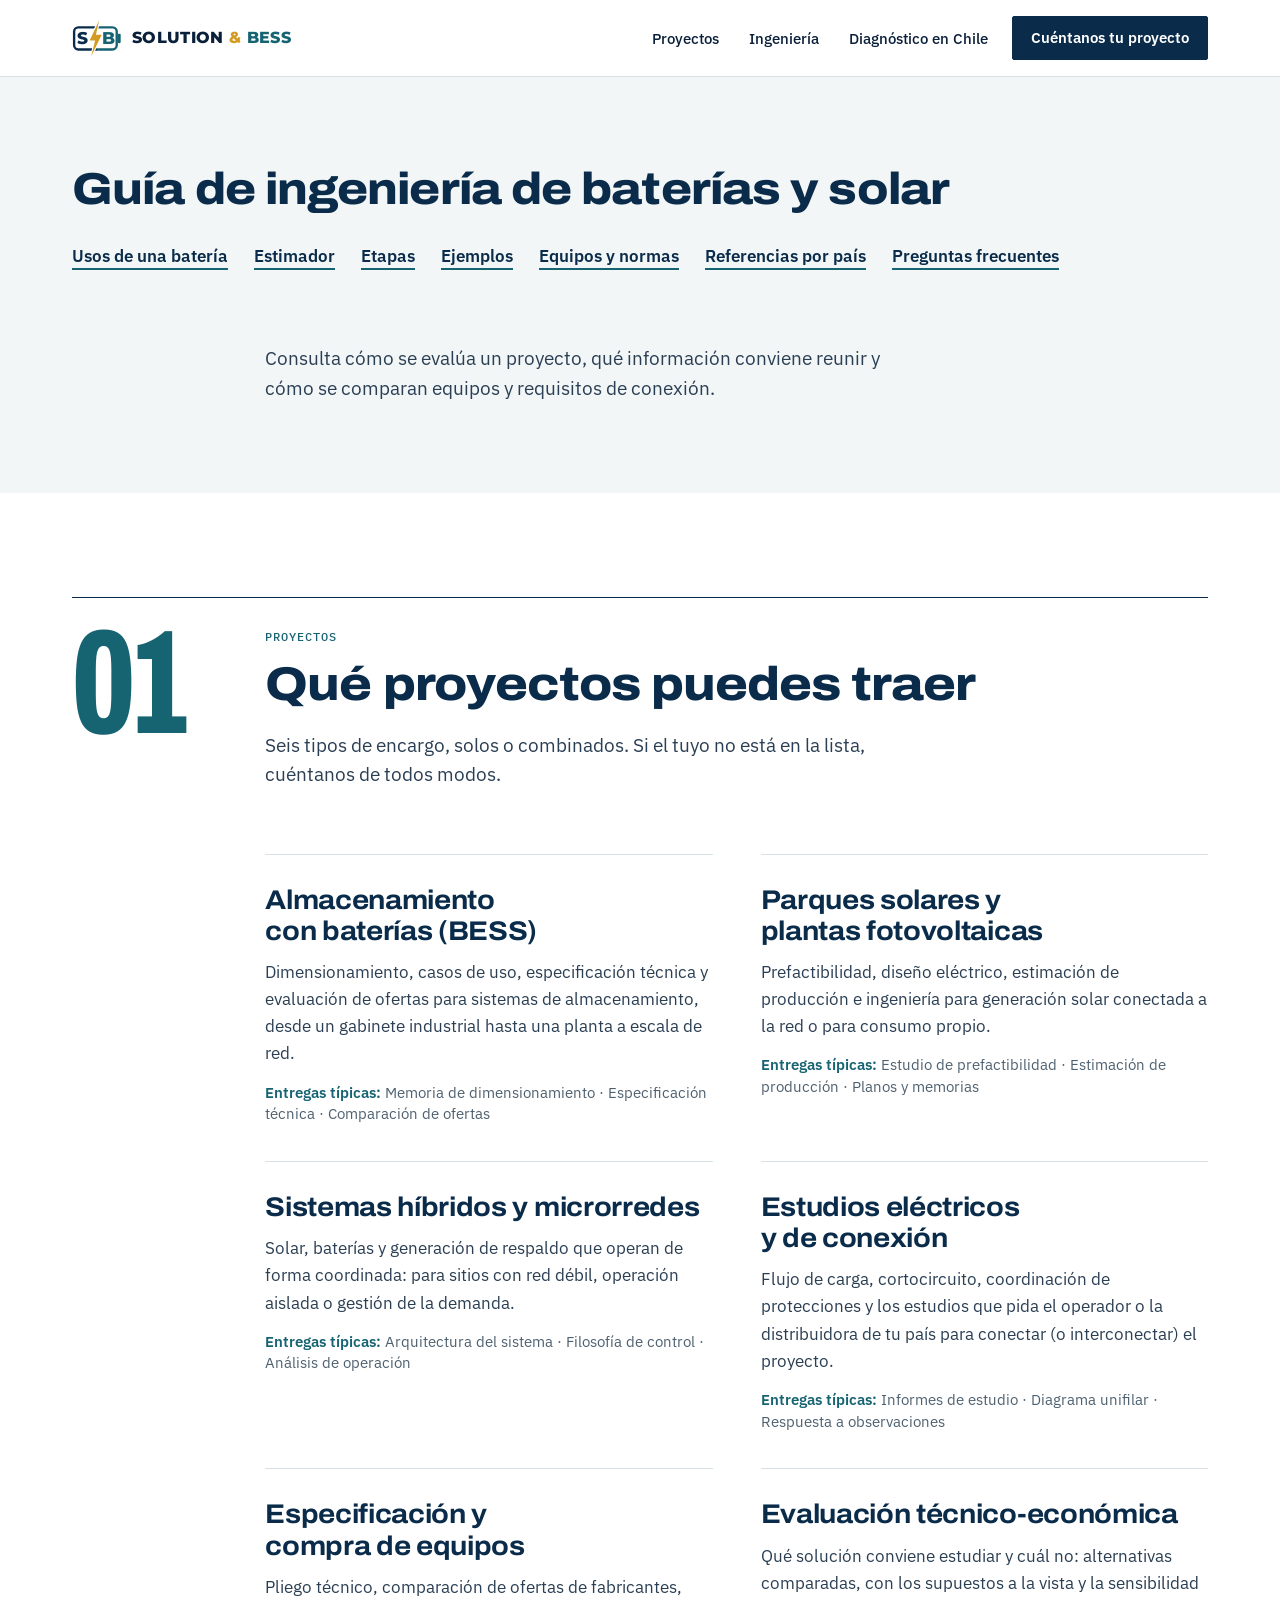
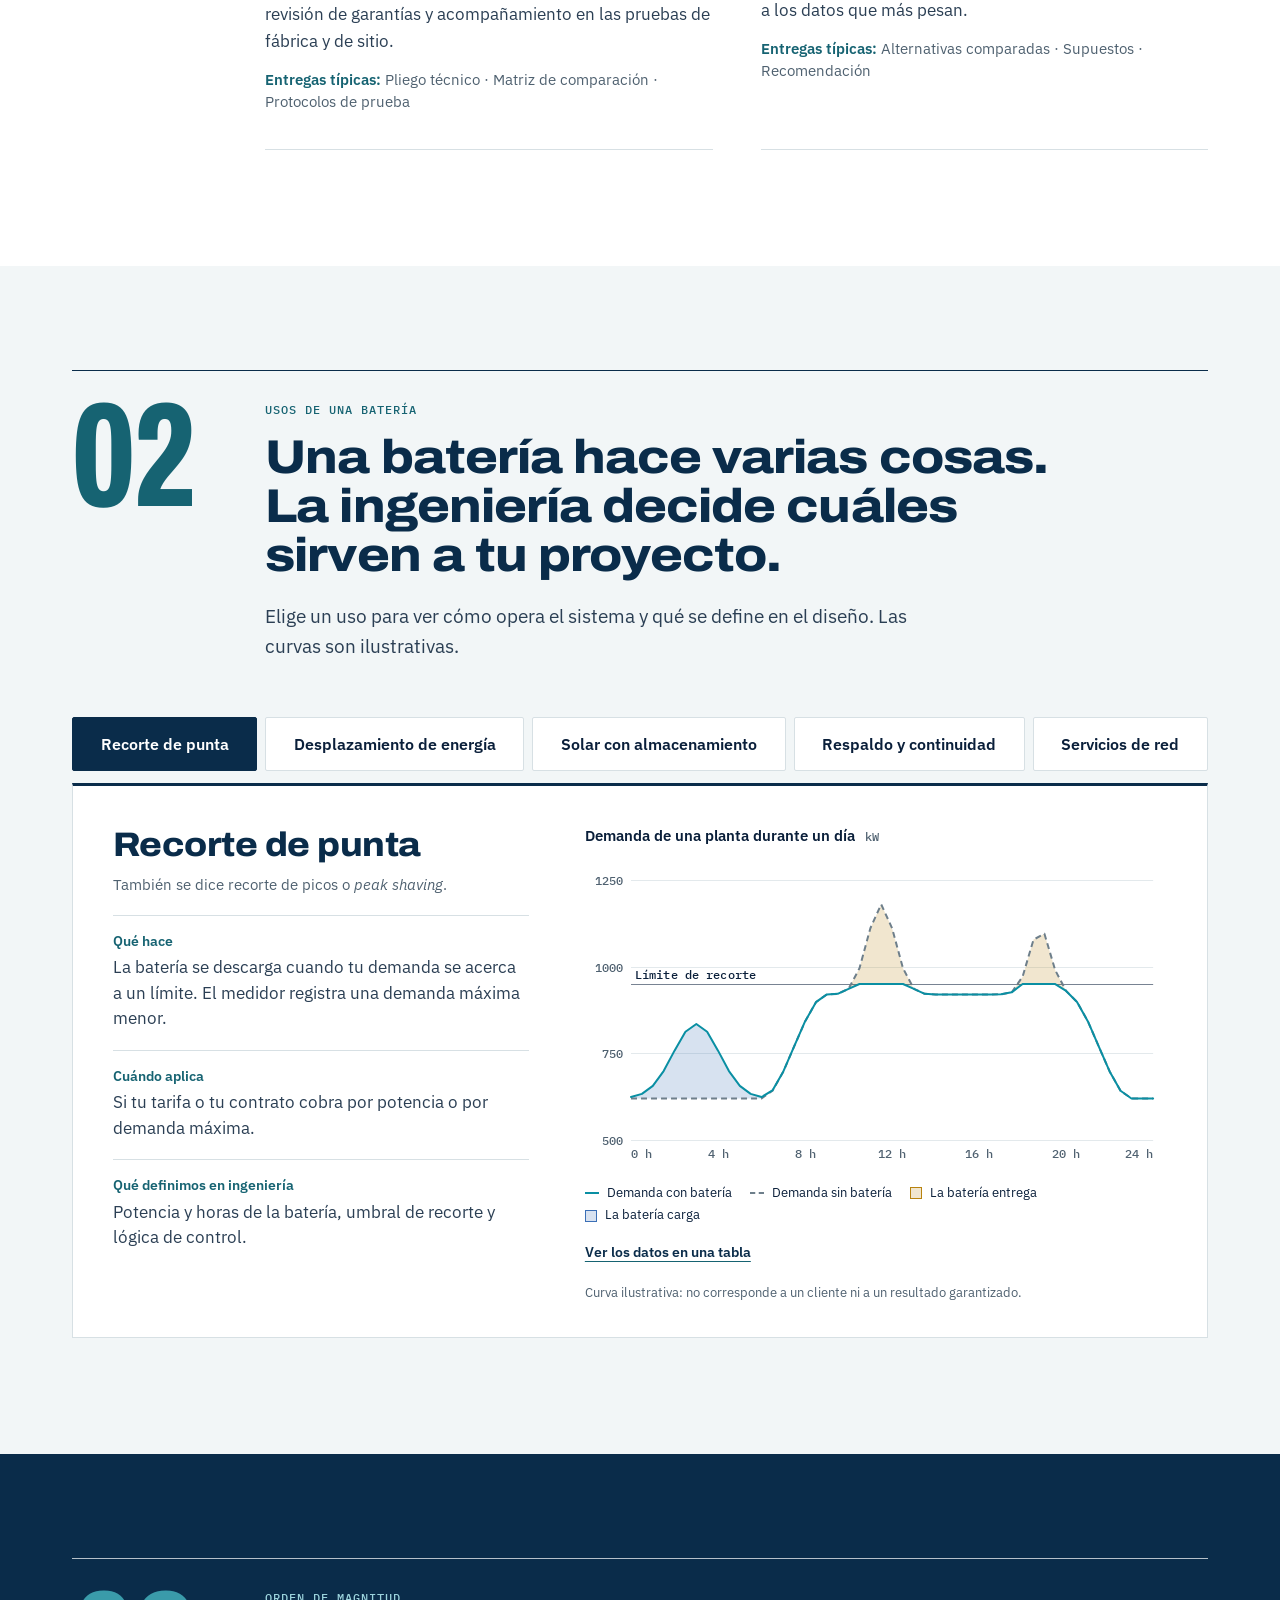
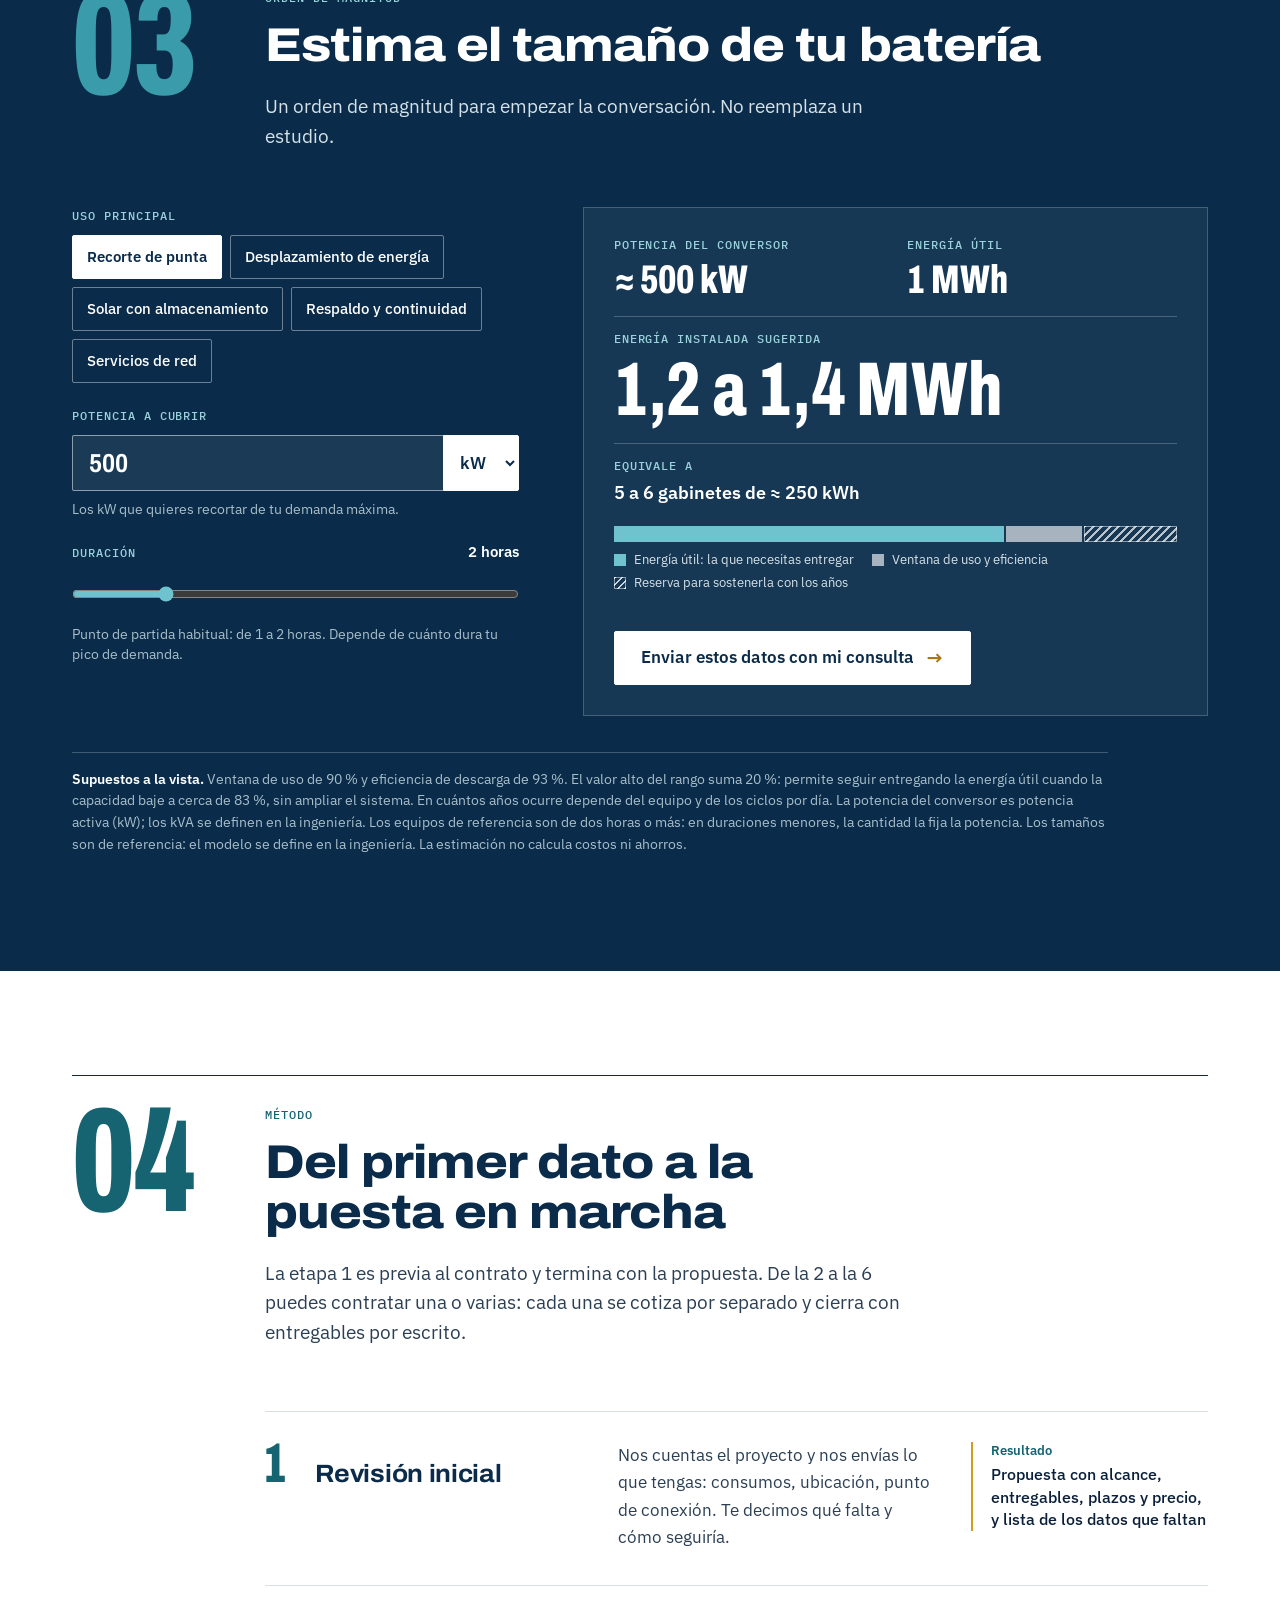
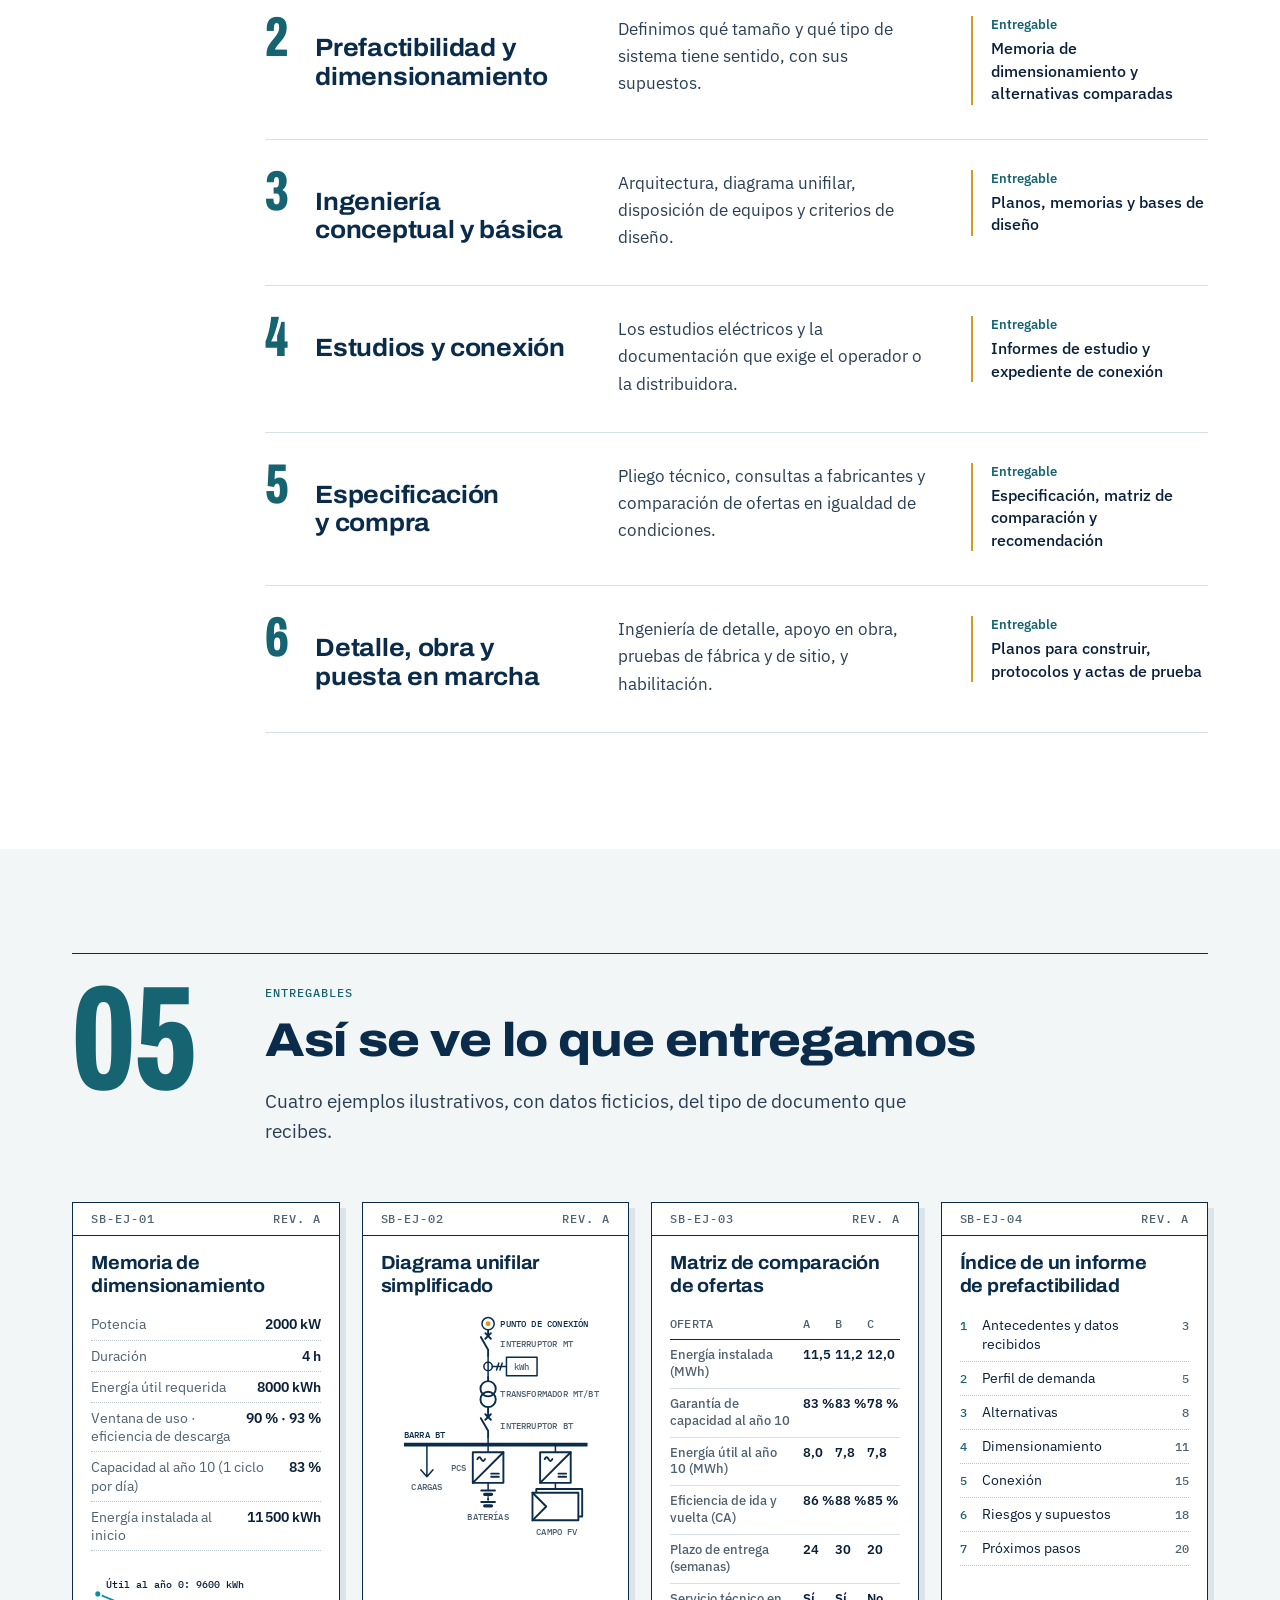
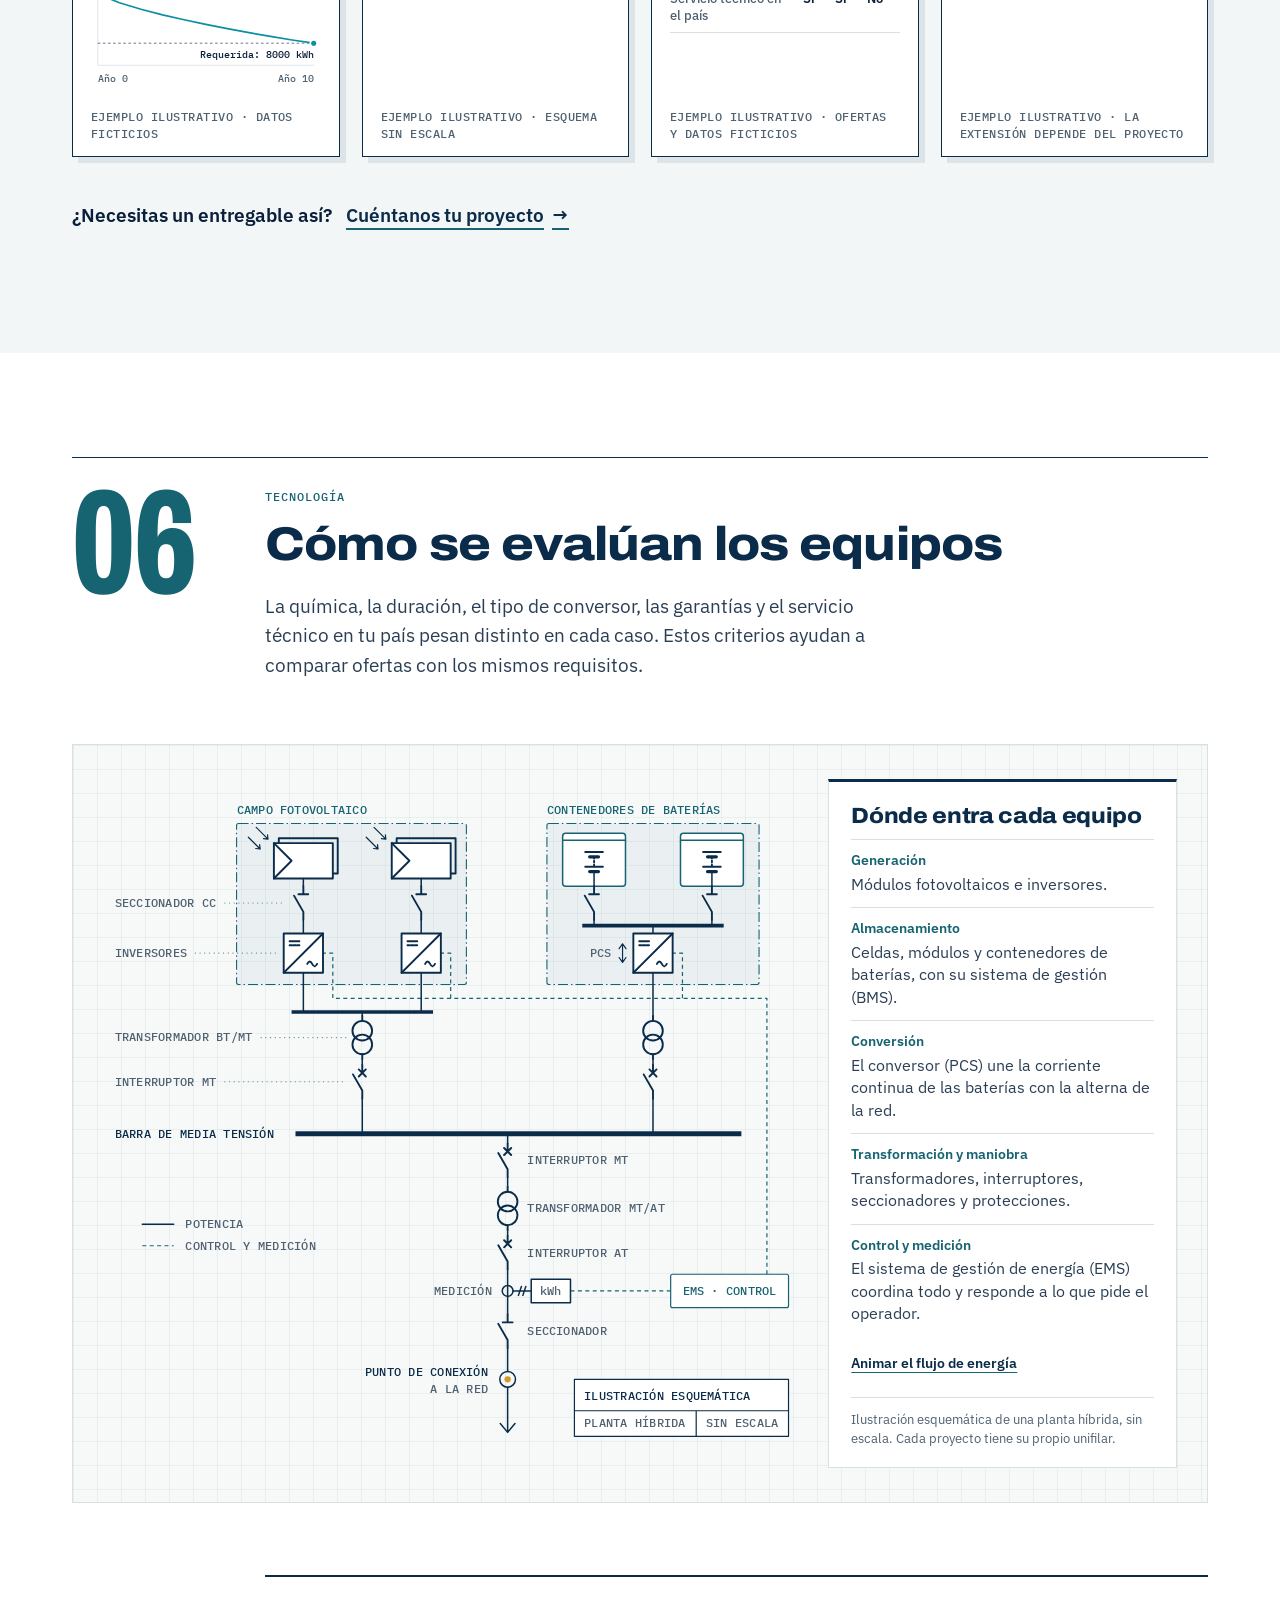
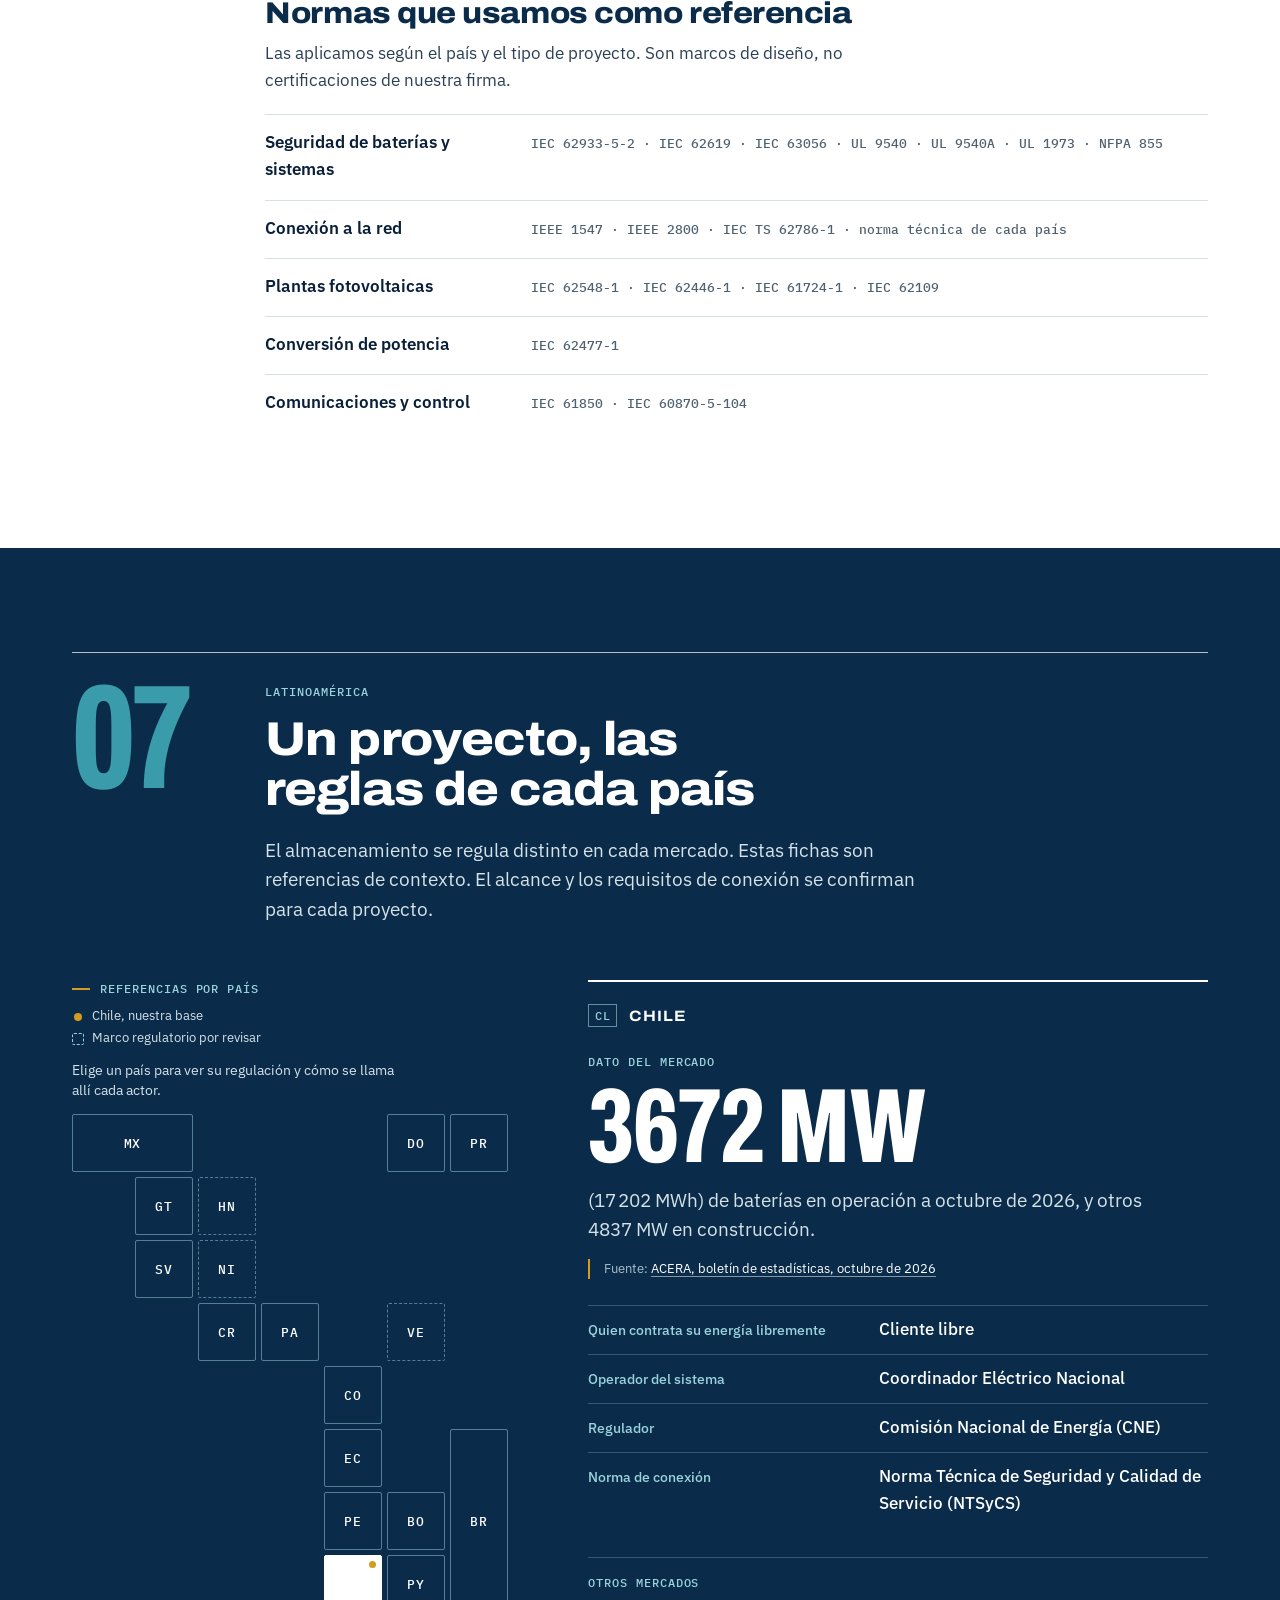
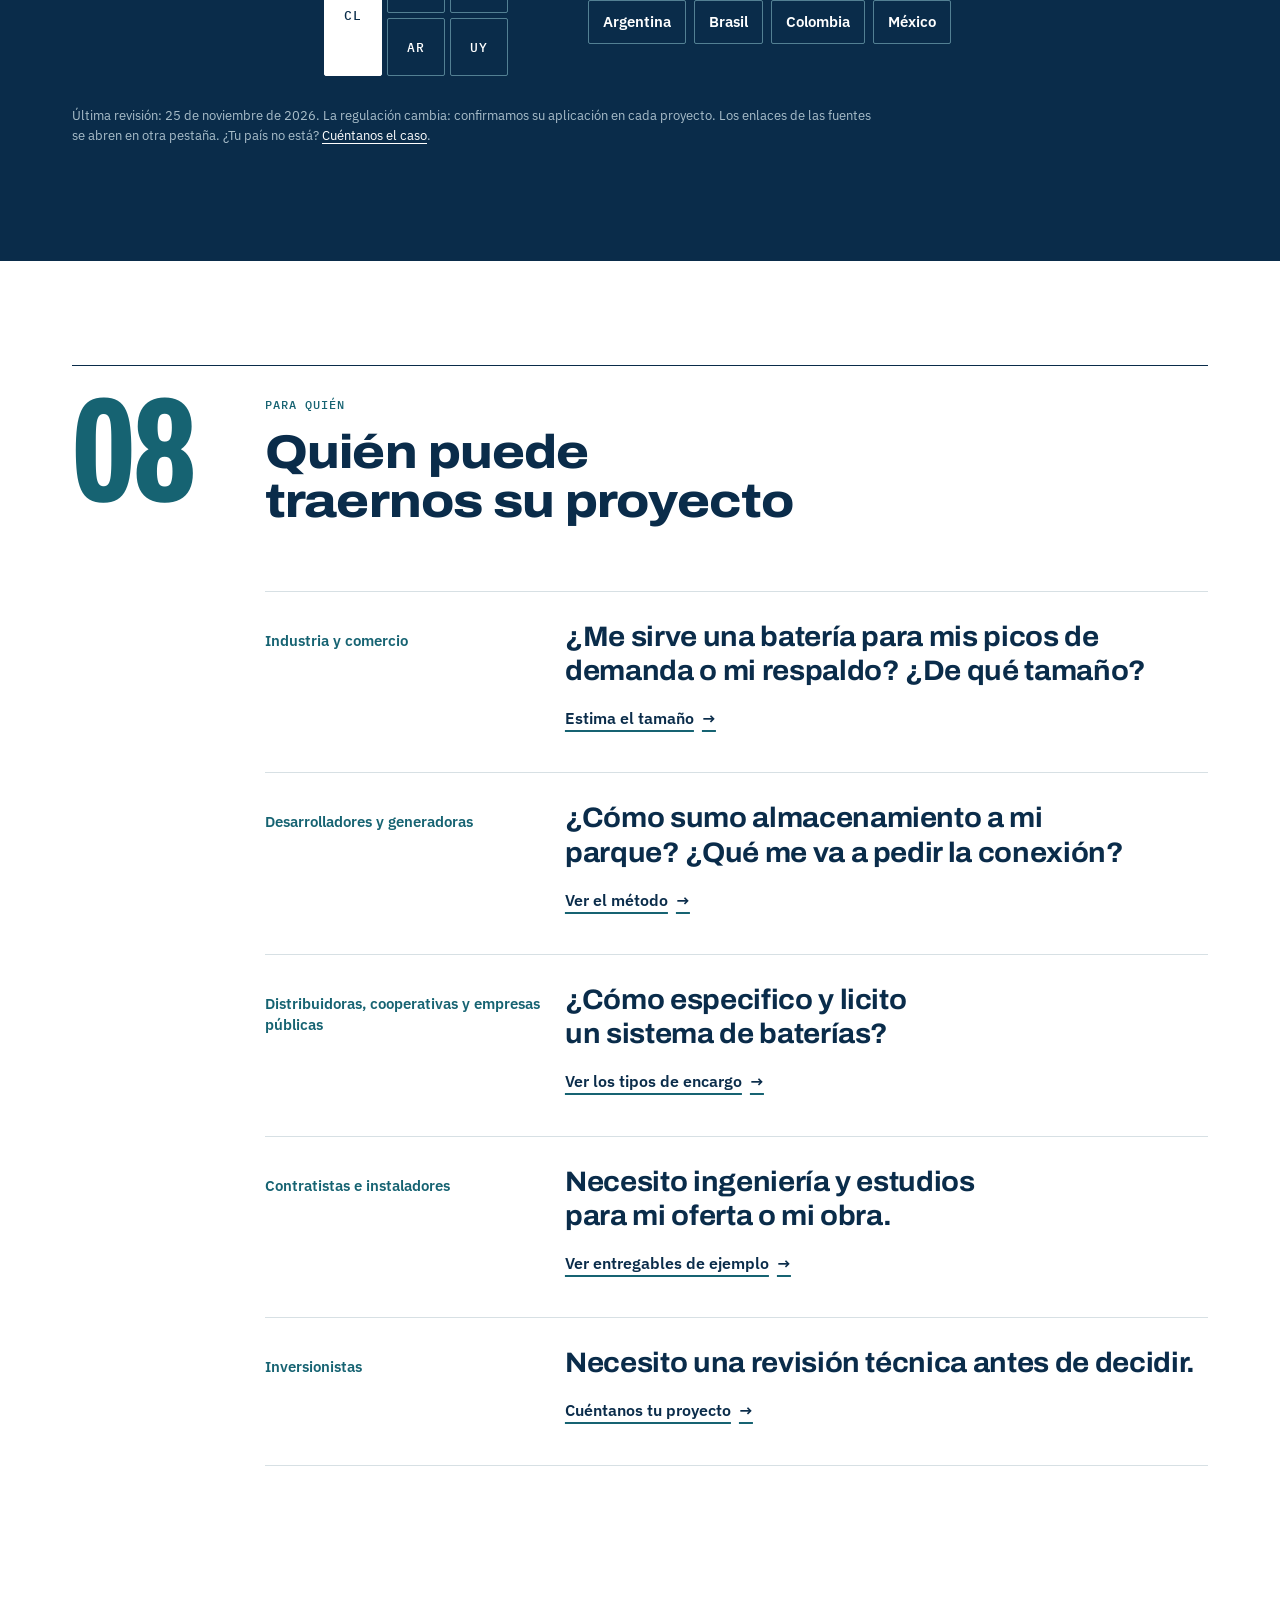
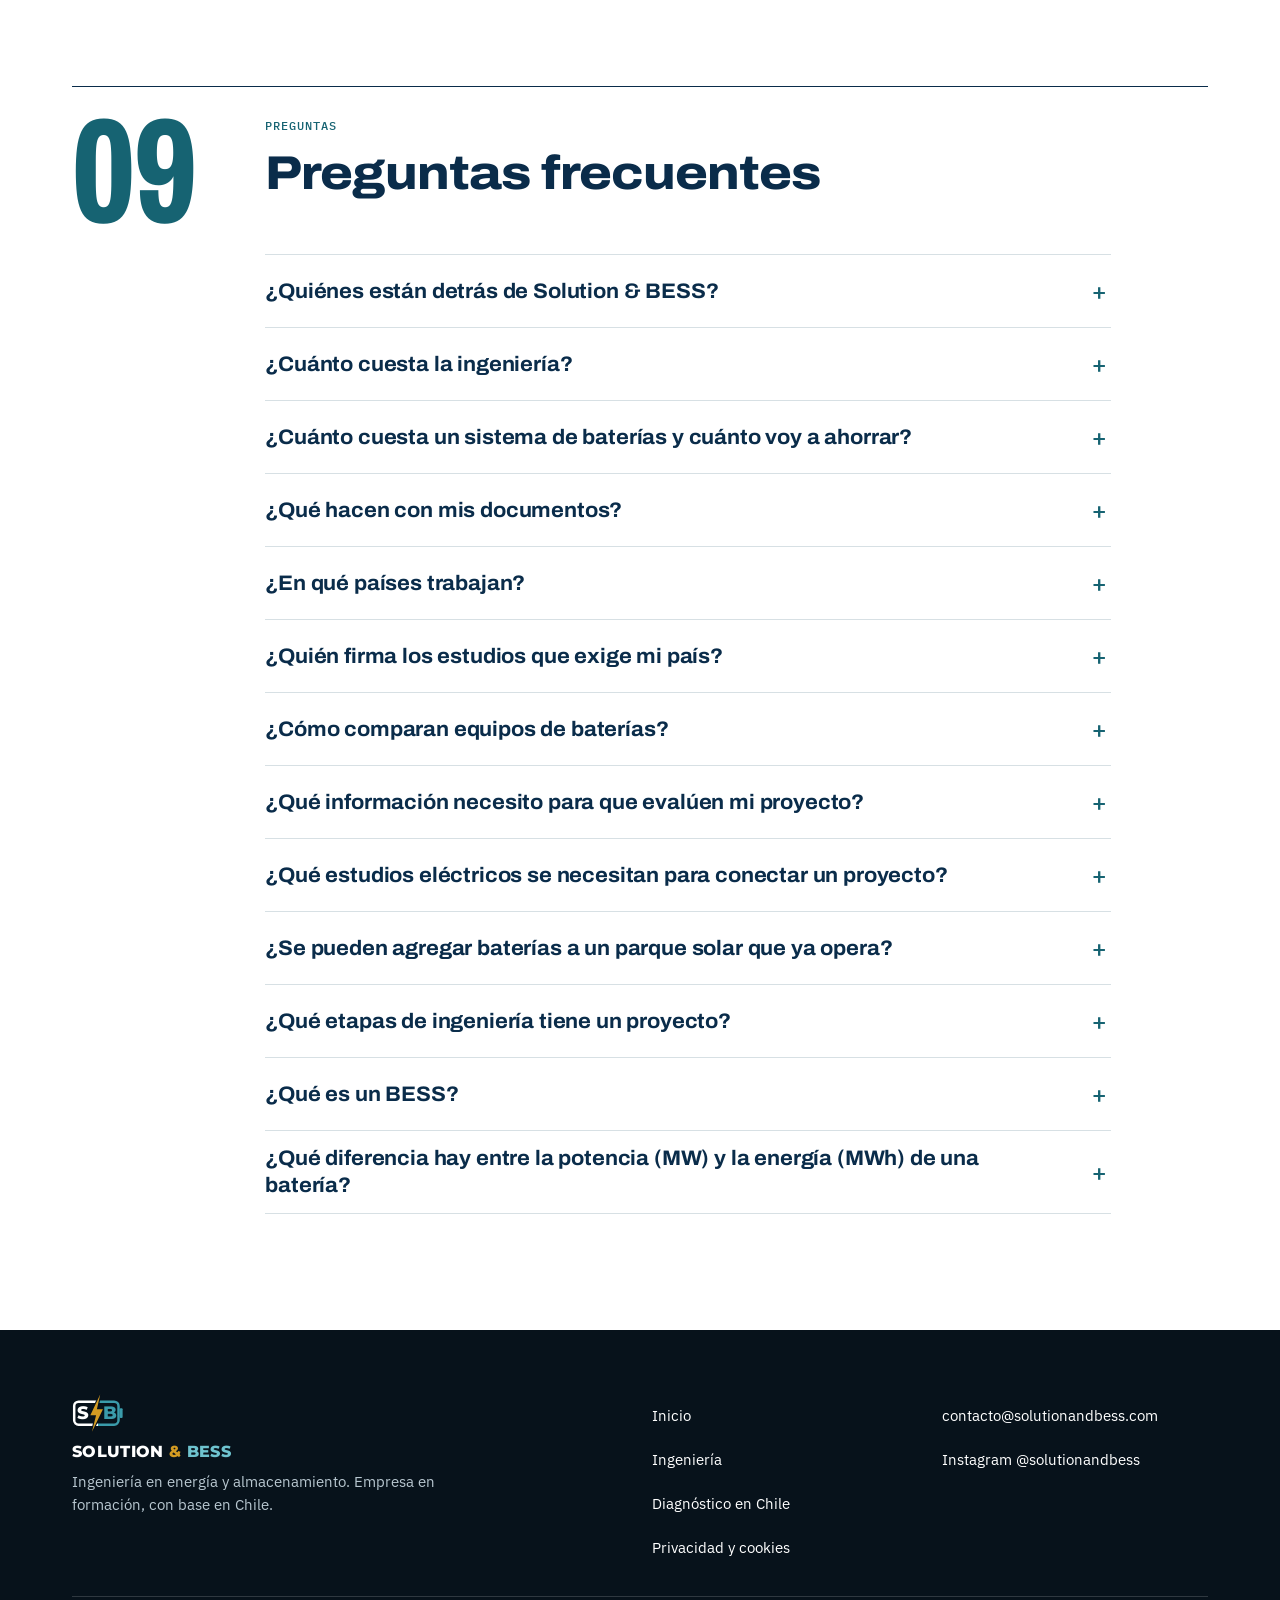
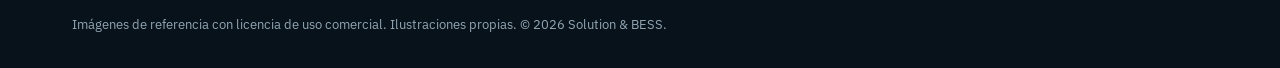
<file: ingenieria.html>
<!doctype html>
<html lang="es">
<head>
<meta charset="utf-8">
<meta name="viewport" content="width=device-width, initial-scale=1">
<title>Guía de ingeniería de baterías y solar | Solution &amp; BESS</title>
<meta name="description" content="Guía técnica de baterías, energía solar y proyectos híbridos. Consulta el estimador, ejemplos de entregables y referencias por país.">
<link rel="canonical" href="https://solutionandbess.com/ingenieria">
<meta name="theme-color" content="#0A2C4A">
<meta property="og:type" content="website">
<meta property="og:site_name" content="Solution &amp; BESS">
<meta property="og:locale" content="es_LA">
<meta property="og:url" content="https://solutionandbess.com/ingenieria">
<meta property="og:title" content="Guía de ingeniería de baterías y solar">
<meta property="og:description" content="Estimador, entregables ilustrativos y referencias técnicas para proyectos de energía.">
<meta property="og:image" content="https://solutionandbess.com/assets/compartir.jpg">
<meta property="og:image:width" content="1200">
<meta property="og:image:height" content="630">
<meta property="og:image:alt" content="Solution &amp; BESS: ingeniería para proyectos de baterías, solar e híbridos en Latinoamérica.">
<meta name="twitter:card" content="summary_large_image">
<link rel="icon" href="/favicon.ico" sizes="32x32">
<link rel="icon" href="/assets/icono-192.png" type="image/png" sizes="192x192">
<link rel="apple-touch-icon" href="/assets/icono-180.png">
<link rel="manifest" href="/manifest.webmanifest">
<link rel="preconnect" href="https://fonts.googleapis.com">
<link rel="preconnect" href="https://fonts.gstatic.com" crossorigin>
<link rel="stylesheet" href="https://fonts.googleapis.com/css2?family=Archivo:wdth,wght@62..125,400..900&family=IBM+Plex+Mono:wght@500&family=IBM+Plex+Sans:wght@400;500;600&family=Montserrat:wght@800&display=swap">
<link rel="stylesheet" href="/estilos.css">
<script src="/js/base.js" defer></script>
<script src="/js/usos.js" defer></script>
<script src="/js/predimensionar.js" defer></script>
<script src="/js/latam.js" defer></script>
</head>
<body>
<a class="saltar" href="#contenido">Saltar al contenido</a>
<!-- Simbología eléctrica propia (IEC), reutilizada por los dibujos de la página -->
<svg class="simbolos" width="0" height="0" aria-hidden="true" focusable="false">
 <defs>
  <g id="s-int"><path d="M0 0V8M-3.6 4.4l7.2 7.2M3.6 4.4l-7.2 7.2M0 34V26L-9.5 9.5"/></g>
  <g id="s-sec"><path d="M0 0V8M-5 8H5M0 34V26L-9.5 9.5"/></g>
  <g id="s-tr"><path d="M0 0V5M0 39V44"/><circle cx="0" cy="15" r="10"/><circle cx="0" cy="29" r="10"/></g>
  <g id="s-inv"><rect class="relleno" x="-20" y="-20" width="40" height="40"/><path d="M-20 20L20 -20M-14 -12h10M4 11q2.5 -5 5 0t5 0"/><path d="M-14 -8h10" stroke-dasharray="2.5 1.25"/></g>
  <g id="s-inv-ca"><rect class="relleno" x="-20" y="-20" width="40" height="40"/><path d="M-20 20L20 -20M4 8h10M-14 -11q2.5 -5 5 0t5 0"/><path d="M4 12h10" stroke-dasharray="2.5 1.25"/></g>
  <g id="s-fv"><path d="M-25 -18V-23H35V13H30"/><rect class="relleno" x="-30" y="-18" width="60" height="36"/><path d="M-30 -18L-12 0L-30 18"/></g>
  <g id="s-bat"><path d="M-9 -10H9M-9 5H9"/><path d="M-4.5 -5H4.5M-4.5 10H4.5" stroke-width="3.2"/><path d="M0 -5V5" stroke-dasharray="1.6 2.2"/></g>
 </defs>
</svg>
<header class="barra solida estatica" id="barra">
 <div class="barra-fila">
  <a class="marca" href="/" aria-label="Solution &amp; BESS, inicio">
   <span class="iso iso-oscuro"><svg xmlns="http://www.w3.org/2000/svg" viewBox="0 0 190 140" aria-hidden="true" focusable="false">
<defs><linearGradient id="borde-sb-oscuro" x1="0" y1="0" x2="190" y2="0" gradientUnits="userSpaceOnUse"><stop offset="0.5" stop-color="#FFFFFF"/><stop offset="0.5" stop-color="#3A9BAA"/></linearGradient></defs>
<rect x="8" y="28" width="162" height="84" rx="16" fill="none" stroke="url(#borde-sb-oscuro)" stroke-width="9"/>
<rect x="174" y="52" width="11" height="36" rx="4" fill="#3A9BAA"/>
<text x="40" y="93" text-anchor="middle" font-family="Montserrat, 'Segoe UI', Arial, sans-serif" font-weight="800" font-size="64" fill="#FFFFFF">S</text>
<text x="139" y="93" text-anchor="middle" font-family="Montserrat, 'Segoe UI', Arial, sans-serif" font-weight="800" font-size="64" fill="#3A9BAA">B</text>
<path d="M103 2 L67 78 L88 78 L73 138 L113 56 L91 56 Z" fill="#D39B22" stroke="#07121B" stroke-width="8" stroke-linejoin="round" paint-order="stroke"/>
</svg></span>
   <span class="iso iso-claro"><svg xmlns="http://www.w3.org/2000/svg" viewBox="0 0 190 140" aria-hidden="true" focusable="false">
<defs><linearGradient id="borde-sb-claro" x1="0" y1="0" x2="190" y2="0" gradientUnits="userSpaceOnUse"><stop offset="0.5" stop-color="#0A2C4A"/><stop offset="0.5" stop-color="#166372"/></linearGradient></defs>
<rect x="8" y="28" width="162" height="84" rx="16" fill="none" stroke="url(#borde-sb-claro)" stroke-width="9"/>
<rect x="174" y="52" width="11" height="36" rx="4" fill="#166372"/>
<text x="40" y="93" text-anchor="middle" font-family="Montserrat, 'Segoe UI', Arial, sans-serif" font-weight="800" font-size="64" fill="#0A2C4A">S</text>
<text x="139" y="93" text-anchor="middle" font-family="Montserrat, 'Segoe UI', Arial, sans-serif" font-weight="800" font-size="64" fill="#166372">B</text>
<path d="M103 2 L67 78 L88 78 L73 138 L113 56 L91 56 Z" fill="#D39B22" stroke="#FFFFFF" stroke-width="8" stroke-linejoin="round" paint-order="stroke"/>
</svg></span>
   <span class="ln">SOLUTION <i>&amp;</i> <b>BESS</b></span>
  </a>

  <nav class="menu" aria-label="Navegación principal">
   <a href="/#proyectos">Proyectos</a>
   <a href="/ingenieria">Ingeniería</a>
   <a href="/diagnostico-renovacion">Diagnóstico en Chile</a>
  </nav>

  <a class="boton chico barra-boton" href="/#f-nombre" aria-label="Cuéntanos tu proyecto"><span class="bb-l">Cuéntanos tu proyecto</span><span class="bb-c">Tu proyecto</span></a>

  <details class="menu-movil">
   <summary><span class="rayas" aria-hidden="true"></span>Menú</summary>
   <nav class="menu-movil-panel" aria-label="Navegación móvil">
    <a href="/#proyectos">Proyectos</a>
    <a href="/ingenieria">Ingeniería</a>
    <a href="/diagnostico-renovacion">Diagnóstico en Chile</a>
    <a class="boton" href="/#f-nombre">Cuéntanos tu proyecto <span class="fl" aria-hidden="true">→</span></a>
   </nav>
  </details>
 </div>
</header>

<main id="contenido">
<section class="seccion seccion-breve fondo-suave" aria-labelledby="t-guia">
 <div class="reticula">
  <h1 class="tit" id="t-guia">Guía de ingeniería de baterías y solar</h1>
  <p class="entrada">Consulta cómo se evalúa un proyecto, qué información conviene reunir y cómo se comparan equipos y requisitos de conexión.</p>
  <nav class="guia-enlaces" aria-label="En esta guía">
   <a class="enlace" href="#usos">Usos de una batería</a>
   <a class="enlace" href="#estimador">Estimador</a>
   <a class="enlace" href="#metodo">Etapas</a>
   <a class="enlace" href="#entregables">Ejemplos</a>
   <a class="enlace" href="#tecnologia">Equipos y normas</a>
   <a class="enlace" href="#latinoamerica">Referencias por país</a>
   <a class="enlace" href="#preguntas">Preguntas frecuentes</a>
  </nav>
 </div>
</section>
<!-- ================= 01 PROYECTOS ================= -->
<section class="seccion" id="proyectos" aria-labelledby="t-proyectos">
 <div class="reticula cabecera">
  <p class="num" aria-hidden="true">01</p>
  <p class="etiqueta">Proyectos</p>
  <h2 class="tit" id="t-proyectos">Qué proyectos puedes traer</h2>
  <p class="entrada">Seis tipos de encargo, solos o combinados. Si el tuyo no está en la lista, cuéntanos de todos modos.</p>
 </div>
 <div class="reticula">
  <ol class="encargos">
   <li>
    <h3>Almacenamiento con baterías (BESS)</h3>
    <p>Dimensionamiento, casos de uso, especificación técnica y evaluación de ofertas para sistemas de almacenamiento, desde un gabinete industrial hasta una planta a escala de red.</p>
    <ul class="entregas" aria-label="Entregas típicas"><li>Memoria de dimensionamiento</li><li>Especificación técnica</li><li>Comparación de ofertas</li></ul>
   </li>
   <li>
    <h3>Parques solares y plantas fotovoltaicas</h3>
    <p>Prefactibilidad, diseño eléctrico, estimación de producción e ingeniería para generación solar conectada a la red o para consumo propio.</p>
    <ul class="entregas" aria-label="Entregas típicas"><li>Estudio de prefactibilidad</li><li>Estimación de producción</li><li>Planos y memorias</li></ul>
   </li>
   <li>
    <h3>Sistemas híbridos y microrredes</h3>
    <p>Solar, baterías y generación de respaldo que operan de forma coordinada: para sitios con red débil, operación aislada o gestión de la demanda.</p>
    <ul class="entregas" aria-label="Entregas típicas"><li>Arquitectura del sistema</li><li>Filosofía de control</li><li>Análisis de operación</li></ul>
   </li>
   <li>
    <h3>Estudios eléctricos y de conexión</h3>
    <p>Flujo de carga, cortocircuito, coordinación de protecciones y los estudios que pida el operador o la distribuidora de tu país para conectar (o interconectar) el proyecto.</p>
    <ul class="entregas" aria-label="Entregas típicas"><li>Informes de estudio</li><li>Diagrama unifilar</li><li>Respuesta a observaciones</li></ul>
   </li>
   <li>
    <h3>Especificación y compra de equipos</h3>
    <p>Pliego técnico, comparación de ofertas de fabricantes, revisión de garantías y acompañamiento en las pruebas de fábrica y de sitio.</p>
    <ul class="entregas" aria-label="Entregas típicas"><li>Pliego técnico</li><li>Matriz de comparación</li><li>Protocolos de prueba</li></ul>
   </li>
   <li>
    <h3>Evaluación técnico-económica</h3>
    <p>Qué solución conviene estudiar y cuál no: alternativas comparadas, con los supuestos a la vista y la sensibilidad a los datos que más pesan.</p>
    <ul class="entregas" aria-label="Entregas típicas"><li>Alternativas comparadas</li><li>Supuestos</li><li>Recomendación</li></ul>
   </li>
  </ol>
 </div>
</section>

<!-- ================= 02 USOS ================= -->
<section class="seccion fondo-suave" id="usos" aria-labelledby="t-usos">
 <div class="reticula cabecera">
  <p class="num" aria-hidden="true">02</p>
  <p class="etiqueta">Usos de una batería</p>
  <h2 class="tit" id="t-usos"><span class="fr">Una batería hace varias cosas.</span> <span class="fr">La ingeniería decide cuáles sirven a tu proyecto.</span></h2>
  <p class="entrada">Elige un uso para ver cómo opera el sistema y qué se define en el diseño. Las curvas son ilustrativas.</p>
 </div>
 <div class="reticula">
  <div class="usos" data-usos>

   <section class="uso" id="uso-recorte" data-uso>
    <div class="uso-texto">
     <h3>Recorte de punta</h3>
     <p class="alias">También se dice recorte de picos o <i lang="en">peak shaving</i>.</p>
     <dl>
      <div><dt>Qué hace</dt><dd>La batería se descarga cuando tu demanda se acerca a un límite. El medidor registra una demanda máxima menor.</dd></div>
      <div><dt>Cuándo aplica</dt><dd>Si tu tarifa o tu contrato cobra por potencia o por demanda máxima.</dd></div>
      <div><dt>Qué definimos en ingeniería</dt><dd>Potencia y horas de la batería, umbral de recorte y lógica de control.</dd></div>
     </dl>
    </div>
    <figure class="viz" data-viz="recorte" hidden>
     <p class="viz-titulo">Demanda de una planta durante un día <span>kW</span></p>
     <figcaption>Curva ilustrativa: no corresponde a un cliente ni a un resultado garantizado.</figcaption>
    </figure>
   </section>

   <section class="uso" id="uso-desplazamiento" data-uso>
    <div class="uso-texto">
     <h3>Desplazamiento de energía</h3>
     <dl>
      <div><dt>Qué hace</dt><dd>Carga cuando la energía sobra o cuesta menos, y entrega cuando falta o cuesta más.</dd></div>
      <div><dt>Cuándo aplica</dt><dd>Si tu precio cambia por bloque horario o participas en un mercado mayorista.</dd></div>
      <div><dt>Qué definimos en ingeniería</dt><dd>Ciclos por día, energía útil, degradación esperada y reglas de despacho.</dd></div>
     </dl>
    </div>
    <figure class="viz" data-viz="desplazamiento" hidden>
     <p class="viz-titulo">Compra de energía a la red durante un día <span>kW</span></p>
     <figcaption>Curva ilustrativa: no corresponde a un cliente ni a un resultado garantizado.</figcaption>
    </figure>
   </section>

   <section class="uso" id="uso-solar" data-uso>
    <div class="uso-texto">
     <h3>Solar con almacenamiento</h3>
     <dl>
      <div><dt>Qué hace</dt><dd>Guarda la generación solar que al mediodía no puedes consumir ni inyectar, y la entrega por la tarde y la noche.</dd></div>
      <div><dt>Cuándo aplica</dt><dd>Parques con límites de inyección o contratos por bloque horario, y empresas con generación solar propia.</dd></div>
      <div><dt>Qué definimos en ingeniería</dt><dd>Acople en corriente continua o alterna, relación entre potencia solar y batería, y condiciones de conexión.</dd></div>
     </dl>
    </div>
    <figure class="viz" data-viz="solar" hidden>
     <p class="viz-titulo">Parque solar con límite de inyección <span>MW</span></p>
     <figcaption>Curva ilustrativa: no corresponde a un proyecto ni a un resultado garantizado.</figcaption>
    </figure>
   </section>

   <section class="uso" id="uso-respaldo" data-uso>
    <div class="uso-texto">
     <h3>Respaldo y continuidad</h3>
     <dl>
      <div><dt>Qué hace</dt><dd>Ante un corte, la batería toma la carga crítica y la sostiene el tiempo para el que fue diseñada. El tiempo de transferencia depende del diseño: desde milisegundos hasta algunos segundos.</dd></div>
      <div><dt>Cuándo aplica</dt><dd>Procesos que no toleran interrupciones y sitios con red débil. Para autonomías largas se combina con generación.</dd></div>
      <div><dt>Qué definimos en ingeniería</dt><dd>Cargas críticas, autonomía, tipo y tiempo de transferencia, y operación en isla.</dd></div>
     </dl>
    </div>
    <figure class="viz" data-viz="respaldo" hidden>
     <p class="viz-titulo">Suministro a la carga crítica durante un corte <span>kW</span></p>
     <figcaption>Curva ilustrativa: no corresponde a un cliente ni a un resultado garantizado.</figcaption>
    </figure>
   </section>

   <section class="uso" id="uso-red" data-uso>
    <div class="uso-texto">
     <h3>Servicios de red</h3>
     <dl>
      <div><dt>Qué hace</dt><dd>Inyecta o absorbe potencia en menos de un segundo para sostener la frecuencia y la tensión del sistema.</dd></div>
      <div><dt>Cuándo aplica</dt><dd>Proyectos a escala de red, donde la regulación del país remunera estos servicios.</dd></div>
      <div><dt>Qué definimos en ingeniería</dt><dd>Requisitos del operador, tiempos de respuesta, modo de control del conversor y pruebas de habilitación.</dd></div>
     </dl>
    </div>
    <figure class="viz" data-viz="red" hidden>
     <p class="viz-titulo">Frecuencia del sistema tras la salida de una central <span>desviación en Hz</span></p>
     <figcaption>Curva ilustrativa: no corresponde a un sistema eléctrico real.</figcaption>
    </figure>
   </section>

  </div>
 </div>
</section>

<!-- ================= 03 ESTIMADOR ================= -->
<section class="seccion fondo-azul" id="estimador" aria-labelledby="t-estimador">
 <div class="reticula cabecera">
  <p class="num" aria-hidden="true">03</p>
  <p class="etiqueta">Orden de magnitud</p>
  <h2 class="tit" id="t-estimador">Estima el tamaño de tu batería</h2>
  <p class="entrada">Un orden de magnitud para empezar la conversación. No reemplaza un estudio.</p>
 </div>
 <div class="reticula">
  <div class="predim" data-predim>
   <form class="predim-entradas" novalidate>
    <fieldset class="predim-usos">
     <legend>Uso principal</legend>
     <label><input type="radio" name="pd_uso" value="recorte" checked><span>Recorte de punta</span></label>
     <label><input type="radio" name="pd_uso" value="desplazamiento"><span>Desplazamiento de energía</span></label>
     <label><input type="radio" name="pd_uso" value="solar"><span>Solar con almacenamiento</span></label>
     <label><input type="radio" name="pd_uso" value="respaldo"><span>Respaldo y continuidad</span></label>
     <label><input type="radio" name="pd_uso" value="red"><span>Servicios de red</span></label>
    </fieldset>
    <div class="campo">
     <label for="pd-potencia">Potencia a cubrir</label>
     <div class="con-unidad">
      <input id="pd-potencia" name="pd_potencia" type="text" inputmode="decimal" autocomplete="off" value="500" aria-describedby="pd-ayuda-potencia pd-aviso">
      <select id="pd-unidad" name="pd_unidad" aria-label="Unidad de potencia"><option value="kW" selected>kW</option><option value="MW">MW</option></select>
     </div>
     <p class="ayuda" id="pd-ayuda-potencia" data-pd="ayuda-potencia">Los kW que quieres recortar de tu demanda máxima.</p>
    </div>
    <div class="campo">
     <label for="pd-horas">Duración <output for="pd-horas" data-pd="horas">2 horas</output></label>
     <input id="pd-horas" name="pd_horas" type="range" min="0.5" max="8" step="0.5" value="2" aria-describedby="pd-ayuda-horas">
     <p class="ayuda" id="pd-ayuda-horas" data-pd="ayuda-horas">Punto de partida habitual: de 1 a 2 horas. Depende de cuánto dura tu pico de demanda.</p>
    </div>
   </form>

   <div class="predim-salida">
    <p class="predim-ejemplo" data-pd-ejemplo>Ejemplo: 500 kW durante 2 horas.</p>
    <dl class="predim-cifras">
     <div><dt>Potencia del conversor</dt><dd data-pd="pcs">≈ 500 kW</dd></div>
     <div><dt>Energía útil</dt><dd data-pd="util">1 MWh</dd></div>
     <div class="principal"><dt>Energía instalada sugerida</dt><dd data-pd="instalada">1,2 a 1,4 MWh</dd></div>
     <div><dt>Equivale a</dt><dd data-pd="equipos">5 a 6 gabinetes de ≈ 250 kWh</dd></div>
    </dl>
    <figure class="predim-barra">
     <div class="barra-partes" role="img" aria-label="De la energía instalada sugerida, cerca del 70 % es energía útil, cerca del 14 % cubre la ventana de uso y la eficiencia, y cerca del 17 % es reserva para sostenerla con los años.">
      <span class="parte util"></span><span class="parte margen"></span><span class="parte reserva"></span>
     </div>
     <figcaption>
      <ul>
       <li><span class="llave util" aria-hidden="true"></span>Energía útil: la que necesitas entregar</li>
       <li><span class="llave margen" aria-hidden="true"></span>Ventana de uso y eficiencia</li>
       <li><span class="llave reserva" aria-hidden="true"></span>Reserva para sostenerla con los años</li>
      </ul>
     </figcaption>
    </figure>
    <p class="predim-aviso" id="pd-aviso" data-pd="aviso" role="status"></p>
    <p class="oculto" role="status" data-pd="resumen"></p>
    <button type="button" class="boton claro" data-pd-enviar>Enviar estos datos con mi consulta <span class="fl" aria-hidden="true">→</span></button>
   </div>

   <p class="supuestos"><b>Supuestos a la vista.</b> Ventana de uso de 90&nbsp;% y eficiencia de descarga de 93&nbsp;%. El valor alto del rango suma 20&nbsp;%: permite seguir entregando la energía útil cuando la capacidad baje a cerca de 83&nbsp;%, sin ampliar el sistema. En cuántos años ocurre depende del equipo y de los ciclos por día. La potencia del conversor es potencia activa (kW); los kVA se definen en la ingeniería. Los equipos de referencia son de dos horas o más: en duraciones menores, la cantidad la fija la potencia. Los tamaños son de referencia: el modelo se define en la ingeniería. La estimación no calcula costos ni ahorros.</p>
  </div>
 </div>
</section>

<!-- ================= 04 MÉTODO ================= -->
<section class="seccion" id="metodo" aria-labelledby="t-metodo">
 <div class="reticula cabecera">
  <p class="num" aria-hidden="true">04</p>
  <p class="etiqueta">Método</p>
  <h2 class="tit" id="t-metodo">Del primer dato a la puesta en marcha</h2>
  <p class="entrada">La etapa 1 es previa al contrato y termina con la propuesta. De la 2 a la 6 puedes contratar una o varias: cada una se cotiza por separado y cierra con entregables por escrito.</p>
 </div>
 <div class="reticula">
  <ol class="etapas">
   <li>
    <h3><span class="n" aria-hidden="true">1</span>Revisión inicial</h3>
    <p>Nos cuentas el proyecto y nos envías lo que tengas: consumos, ubicación, punto de conexión. Te decimos qué falta y cómo seguiría.</p>
    <p class="entregable"><span>Resultado</span>Propuesta con alcance, entregables, plazos y precio, y lista de los datos que faltan</p>
   </li>
   <li>
    <h3><span class="n" aria-hidden="true">2</span>Prefactibilidad y dimensionamiento</h3>
    <p>Definimos qué tamaño y qué tipo de sistema tiene sentido, con sus supuestos.</p>
    <p class="entregable"><span>Entregable</span>Memoria de dimensionamiento y alternativas comparadas</p>
   </li>
   <li>
    <h3><span class="n" aria-hidden="true">3</span>Ingeniería conceptual y básica</h3>
    <p>Arquitectura, diagrama unifilar, disposición de equipos y criterios de diseño.</p>
    <p class="entregable"><span>Entregable</span>Planos, memorias y bases de diseño</p>
   </li>
   <li>
    <h3><span class="n" aria-hidden="true">4</span>Estudios y conexión</h3>
    <p>Los estudios eléctricos y la documentación que exige el operador o la distribuidora.</p>
    <p class="entregable"><span>Entregable</span>Informes de estudio y expediente de conexión</p>
   </li>
   <li>
    <h3><span class="n" aria-hidden="true">5</span>Especificación y compra</h3>
    <p>Pliego técnico, consultas a fabricantes y comparación de ofertas en igualdad de condiciones.</p>
    <p class="entregable"><span>Entregable</span>Especificación, matriz de comparación y recomendación</p>
   </li>
   <li>
    <h3><span class="n" aria-hidden="true">6</span>Detalle, obra y puesta en marcha</h3>
    <p>Ingeniería de detalle, apoyo en obra, pruebas de fábrica y de sitio, y habilitación.</p>
    <p class="entregable"><span>Entregable</span>Planos para construir, protocolos y actas de prueba</p>
   </li>
  </ol>
 </div>
</section>

<!-- ================= 05 ENTREGABLES ================= -->
<section class="seccion fondo-suave" id="entregables" aria-labelledby="t-entregables">
 <div class="reticula cabecera">
  <p class="num" aria-hidden="true">05</p>
  <p class="etiqueta">Entregables</p>
  <h2 class="tit" id="t-entregables">Así se ve lo que entregamos</h2>
  <p class="entrada">Cuatro ejemplos ilustrativos, con datos ficticios, del tipo de documento que recibes.</p>
 </div>
 <div class="reticula">
  <ul class="laminas">

   <li class="lamina">
    <p class="lamina-cab"><span>SB-EJ-01</span><span>Rev. A</span></p>
    <h3>Memoria de dimensionamiento</h3>
    <dl class="lamina-datos">
     <div><dt>Potencia</dt><dd>2000 kW</dd></div>
     <div><dt>Duración</dt><dd>4 h</dd></div>
     <div><dt>Energía útil requerida</dt><dd>8000 kWh</dd></div>
     <div><dt>Ventana de uso · eficiencia de descarga</dt><dd>90 % · 93 %</dd></div>
     <div><dt>Capacidad al año 10 (1 ciclo por día)</dt><dd>83 %</dd></div>
     <div><dt>Energía instalada al inicio</dt><dd>11&#8239;500 kWh</dd></div>
    </dl>
    <svg class="lamina-graf" viewBox="0 0 270 150" role="img" aria-label="Gráfico ilustrativo: la energía útil disponible baja de unos 9600 kWh en el año 0 a 8000 kWh en el año 10, que es la energía requerida.">
     <line x1="8" y1="24" x2="8" y2="118" stroke="#D7E0E4"/><line x1="8" y1="118" x2="262" y2="118" stroke="#D7E0E4"/>
     <line x1="8" y1="92" x2="262" y2="92" stroke="#0A1F3A" stroke-width="1" stroke-dasharray="3 3" opacity=".7"/>
     <path d="M8 34 L33.4 44.4 L58.8 52 L84.2 58.6 L109.6 64.4 L135 69.8 L160.4 74.8 L185.8 79.6 L211.2 84 L236.6 88.2 L262 92" fill="none" stroke="#0A8FA3" stroke-width="2" stroke-linecap="round" stroke-linejoin="round"/>
     <circle cx="8" cy="34" r="4" fill="#0A8FA3" stroke="#FFFFFF" stroke-width="2"/><circle cx="262" cy="92" r="4" fill="#0A8FA3" stroke="#FFFFFF" stroke-width="2"/>
     <text x="18" y="27" class="g-t">Útil al año 0: 9600 kWh</text>
     <text x="262" y="109" text-anchor="end" class="g-t">Requerida: 8000 kWh</text>
     <text x="8" y="138" class="g-e">Año 0</text><text x="262" y="138" text-anchor="end" class="g-e">Año 10</text>
    </svg>
    <p class="lamina-pie">Ejemplo ilustrativo · Datos ficticios</p>
   </li>

   <li class="lamina">
    <p class="lamina-cab"><span>SB-EJ-02</span><span>Rev. A</span></p>
    <h3>Diagrama unifilar simplificado</h3>
    <svg class="sld lamina-unifilar" viewBox="0 0 300 300" role="img" aria-label="Diagrama unifilar simplificado: punto de conexión, interruptor de media tensión, medición, transformador de media a baja tensión, interruptor de baja tensión y barra de baja tensión. De la barra salen las cargas, el conversor con las baterías y el inversor con el campo fotovoltaico.">
     <g class="pot">
      <circle cx="140" cy="14" r="8"/><circle class="oro" cx="140" cy="14" r="3.2"/>
      <path d="M140 56V84M140 162V172M145.5 70H164M151 74.5l3 -9M155.5 74.5l3 -9"/>
      <use href="#s-int" x="140" y="22"/>
      <circle cx="140" cy="70" r="5.5"/>
      <rect class="relleno" x="164" y="58" width="40" height="24"/>
      <use href="#s-tr" x="140" y="84"/><use href="#s-int" x="140" y="128"/>
      <path class="barra-bt" d="M30 172H270"/>
      <path d="M60 172V214M52 205L60 214L68 205"/>
      <path d="M140 172V182M140 222V232"/>
      <use href="#s-inv-ca" x="140" y="202"/><use href="#s-bat" x="140" y="242"/>
      <path d="M228 172V182M228 222V230"/>
      <use href="#s-inv-ca" x="228" y="202"/><use href="#s-fv" x="228" y="253"/>
     </g>
     <g class="rot">
      <text class="fuerte" x="156" y="18">PUNTO DE CONEXIÓN</text>
      <text x="156" y="45">INTERRUPTOR MT</text>
      <text x="184" y="74" text-anchor="middle">kWh</text>
      <text x="156" y="110">TRANSFORMADOR MT/BT</text>
      <text x="156" y="151">INTERRUPTOR BT</text>
      <text class="fuerte" x="30" y="163">BARRA BT</text>
      <text x="60" y="232" text-anchor="middle">CARGAS</text>
      <text x="112" y="206" text-anchor="end">PCS</text>
      <text x="140" y="270" text-anchor="middle">BATERÍAS</text>
      <text x="230" y="290" text-anchor="middle">CAMPO FV</text>
     </g>
    </svg>
    <p class="lamina-pie">Ejemplo ilustrativo · Esquema sin escala</p>
   </li>

   <li class="lamina">
    <p class="lamina-cab"><span>SB-EJ-03</span><span>Rev. A</span></p>
    <h3>Matriz de comparación de ofertas</h3>
    <div class="lamina-tabla">
     <table>
      <thead><tr><th scope="col">Oferta</th><th scope="col"><abbr title="Oferta A">A</abbr></th><th scope="col"><abbr title="Oferta B">B</abbr></th><th scope="col"><abbr title="Oferta C">C</abbr></th></tr></thead>
      <tbody>
       <tr><th scope="row">Energía instalada (MWh)</th><td>11,5</td><td>11,2</td><td>12,0</td></tr>
       <tr><th scope="row">Garantía de capacidad al año 10</th><td>83 %</td><td>83 %</td><td>78 %</td></tr>
       <tr><th scope="row">Energía útil al año 10 (MWh)</th><td>8,0</td><td>7,8</td><td>7,8</td></tr>
       <tr><th scope="row">Eficiencia de ida y vuelta (CA)</th><td>86 %</td><td>88 %</td><td>85 %</td></tr>
       <tr><th scope="row">Plazo de entrega (semanas)</th><td>24</td><td>30</td><td>20</td></tr>
       <tr><th scope="row">Servicio técnico en el país</th><td>Sí</td><td>Sí</td><td>No</td></tr>
      </tbody>
     </table>
    </div>
    <p class="lamina-pie">Ejemplo ilustrativo · Ofertas y datos ficticios</p>
   </li>

   <li class="lamina">
    <p class="lamina-cab"><span>SB-EJ-04</span><span>Rev. A</span></p>
    <h3>Índice de un informe de prefactibilidad</h3>
    <ol class="lamina-indice">
     <li><span>Antecedentes y datos recibidos</span><span aria-hidden="true">3</span></li>
     <li><span>Perfil de demanda</span><span aria-hidden="true">5</span></li>
     <li><span>Alternativas</span><span aria-hidden="true">8</span></li>
     <li><span>Dimensionamiento</span><span aria-hidden="true">11</span></li>
     <li><span>Conexión</span><span aria-hidden="true">15</span></li>
     <li><span>Riesgos y supuestos</span><span aria-hidden="true">18</span></li>
     <li><span>Próximos pasos</span><span aria-hidden="true">20</span></li>
    </ol>
    <p class="lamina-pie">Ejemplo ilustrativo · La extensión depende del proyecto</p>
   </li>

  </ul>
  <p class="cta-linea">¿Necesitas un entregable así? <a class="enlace" href="/#f-nombre">Cuéntanos tu proyecto <span aria-hidden="true">→</span></a></p>
 </div>
</section>

<!-- ================= 06 TECNOLOGÍA ================= -->
<section class="seccion" id="tecnologia" aria-labelledby="t-tecnologia">
 <div class="reticula cabecera">
  <p class="num" aria-hidden="true">06</p>
  <p class="etiqueta">Tecnología</p>
  <h2 class="tit" id="t-tecnologia">Cómo se evalúan los equipos</h2>
  <p class="entrada">La química, la duración, el tipo de conversor, las garantías y el servicio técnico en tu país pesan distinto en cada caso. Estos criterios ayudan a comparar ofertas con los mismos requisitos.</p>
 </div>
 <div class="reticula">
  <figure class="plano">
   <!-- Unifilar de escritorio -->
   <svg class="sld sld-e" viewBox="520 10 710 670" role="img" aria-labelledby="sld-e-t sld-e-d">
    <title id="sld-e-t">Ilustración esquemática: diagrama unifilar de una planta híbrida solar con baterías</title>
    <desc id="sld-e-d">Dos campos fotovoltaicos, cada uno con su seccionador de corriente continua y su inversor, se unen en baja tensión y pasan por un transformador y un interruptor hasta la barra de media tensión. Dos contenedores de baterías se unen en corriente continua, pasan por el conversor (PCS), un transformador y un interruptor, y llegan a la misma barra. Desde la barra, un interruptor de media tensión, un transformador de media a alta tensión, un interruptor de alta tensión, la medición y un seccionador llevan al punto de conexión a la red. Un sistema de control (EMS) coordina inversores, conversor y medición.</desc>
    <g class="zona"><rect x="656" y="40" width="234" height="164" rx="2"/><rect x="972" y="40" width="216" height="164" rx="2"/></g>
    <g class="guia"><path d="M644 121H706M614 172H698M681 258H768M644 303H768"/></g>
    <g class="rot">
     <text class="grupo" x="656" y="30">CAMPO FOTOVOLTAICO</text>
     <text class="grupo" x="972" y="30">CONTENEDORES DE BATERÍAS</text>
     <text x="532" y="125">SECCIONADOR CC</text>
     <text x="532" y="176">INVERSORES</text>
     <text x="532" y="262">TRANSFORMADOR BT/MT</text>
     <text x="532" y="307">INTERRUPTOR MT</text>
     <text class="fuerte" x="532" y="360">BARRA DE MEDIA TENSIÓN</text>
     <text x="1038" y="176" text-anchor="end">PCS</text>
     <text x="952" y="387">INTERRUPTOR MT</text>
     <text x="952" y="481">INTERRUPTOR AT</text>
     <text x="952" y="436">TRANSFORMADOR MT/AT</text>
     <text x="916" y="520" text-anchor="end">MEDICIÓN</text>
     <text x="952" y="561">SECCIONADOR</text>
     <text class="fuerte" x="912" y="603" text-anchor="end">PUNTO DE CONEXIÓN</text>
     <text x="912" y="620" text-anchor="end">A LA RED</text>
    </g>
    <g class="senal">
     <rect class="relleno" x="1098" y="499" width="120" height="34" rx="2"/>
     <path d="M996 516H1098M1196 499V218H754V172H744M874 218V172H864M1110 218V172H1100"/>
     <text class="grupo" x="1158" y="520" text-anchor="middle">EMS · CONTROL</text>
    </g>
    <g class="pot">
     <path class="fino" d="M668 54L680 66M675.5 65.5L680 66L679.5 61.5M676 44L688 56M683.5 55.5L688 56L687.5 51.5M788 54L800 66M795.5 65.5L800 66L799.5 61.5M796 44L808 56M803.5 55.5L808 56L807.5 51.5"/>
     <use href="#s-fv" x="724" y="78"/><use href="#s-fv" x="844" y="78"/>
     <path d="M724 96V104M724 138V152M724 192V232M844 96V104M844 138V152M844 192V232M784 232V236M784 280V286M784 320V356"/>
     <use href="#s-sec" x="724" y="104"/><use href="#s-sec" x="844" y="104"/>
     <use href="#s-inv" x="724" y="172"/><use href="#s-inv" x="844" y="172"/>
     <path class="barra-bt" d="M712 232H856"/>
     <use href="#s-tr" x="784" y="236"/><use href="#s-int" x="784" y="286"/>
     <rect class="cont" x="988" y="50" width="64" height="54" rx="3"/><rect class="cont" x="1108" y="50" width="64" height="54" rx="3"/>
     <path class="cont" d="M988 57H1052M1108 57H1172"/>
     <use href="#s-bat" x="1020" y="79"/><use href="#s-bat" x="1140" y="79"/>
     <path d="M1020 89V104M1020 138V144M1140 89V104M1140 138V144M1080 144V152M1080 192V236M1080 280V286M1080 320V356"/>
     <use href="#s-sec" x="1020" y="104"/><use href="#s-sec" x="1140" y="104"/>
     <path class="barra-bt" d="M1008 144H1152"/>
     <use href="#s-inv" x="1080" y="172"/>
     <path class="fino" d="M1049 163V181M1045.5 167.5L1049 162.5L1052.5 167.5M1045.5 176.5L1049 181.5L1052.5 176.5"/>
     <use href="#s-tr" x="1080" y="236"/><use href="#s-int" x="1080" y="286"/>
     <path class="barra-mt" d="M716 356H1170"/>
     <path d="M932 356V366M932 400V410M932 454V460M932 494V540M932 574V598M937.5 516H956M943 520.5l3 -9M947.5 520.5l3 -9"/>
     <use href="#s-int" x="932" y="366"/><use href="#s-tr" x="932" y="410"/><use href="#s-int" x="932" y="460"/>
     <circle cx="932" cy="516" r="5.5"/>
     <rect class="relleno" x="956" y="504" width="40" height="24"/><text x="976" y="520" text-anchor="middle">kWh</text>
     <use href="#s-sec" x="932" y="540"/>
     <circle cx="932" cy="606" r="8"/><circle class="oro" cx="932" cy="606" r="3.2"/>
     <path d="M932 614V660M924.5 651L932 660L939.5 651"/>
    </g>
    <g class="leyenda">
     <path d="M560 448H592"/><text x="604" y="452">POTENCIA</text>
     <path class="senal-l" d="M560 470H592"/><text x="604" y="474">CONTROL Y MEDICIÓN</text>
     <g class="ley-flujo"><path d="M560 492H592"/><path class="oro-l" d="M570 492H582"/><text x="604" y="496">FLUJO DE ENERGÍA</text></g>
    </g>
    <g class="cajetin">
     <rect class="relleno" x="1000" y="606" width="218" height="58"/><path d="M1000 638H1218M1124 638V664"/>
     <text class="fuerte" x="1010" y="627">ILUSTRACIÓN ESQUEMÁTICA</text>
     <text x="1010" y="655">PLANTA HÍBRIDA</text><text x="1134" y="655">SIN ESCALA</text>
    </g>
    <g aria-hidden="true">
     <path class="pulso" d="M724 97V232H784V356H932V658"/>
     <path class="pulso p2" d="M844 97V232H784"/>
     <path class="pulso p3" d="M1020 90V144H1080V356H932"/>
     <path class="pulso p4" d="M1140 90V144H1080"/>
    </g>
   </svg>

   <!-- Unifilar de celular -->
   <svg class="sld sld-m" viewBox="0 0 358 574" role="img" aria-label="Ilustración esquemática: diagrama unifilar de una planta híbrida. Un campo fotovoltaico con su inversor y dos contenedores de baterías con su conversor (PCS) llegan, cada uno por su transformador e interruptor, a la barra de media tensión. Desde la barra, un interruptor de media tensión, un transformador, un interruptor de alta tensión, la medición y un seccionador llevan al punto de conexión a la red.">
    <g class="zona"><rect x="10" y="24" width="198" height="156" rx="2"/><rect x="216" y="24" width="126" height="156" rx="2"/></g>
    <g class="guia"><path d="M80 208H116M227 208H263M74 253H123M220 253H266"/></g>
    <g class="pot">
     <path class="fino" d="M14 48L22 56M17.5 55.5L22 56L21.5 51.5M19 38L27 46M22.5 45.5L27 46L26.5 41.5"/>
     <use href="#s-fv" x="64" y="58"/>
     <path d="M64 76V84M64 118V128M64 168V186M64 230V236M64 270V298"/>
     <use href="#s-sec" x="64" y="84"/><use href="#s-inv" x="64" y="148"/><use href="#s-tr" x="64" y="186"/><use href="#s-int" x="64" y="236"/>
     <rect class="cont" x="226" y="34" width="48" height="48" rx="3"/><rect class="cont" x="284" y="34" width="48" height="48" rx="3"/>
     <path class="cont" d="M226 41H274M284 41H332"/>
     <use href="#s-bat" x="250" y="60"/><use href="#s-bat" x="308" y="60"/>
     <path d="M250 70V82M308 70V82M250 116V120M308 116V120M279 120V128M279 168V186M279 230V236M279 270V298"/>
     <use href="#s-sec" x="250" y="82"/><use href="#s-sec" x="308" y="82"/>
     <path class="barra-bt" d="M240 120H318"/>
     <use href="#s-inv" x="279" y="148"/><use href="#s-tr" x="279" y="186"/><use href="#s-int" x="279" y="236"/>
     <path class="barra-mt" d="M24 298H334"/>
     <path d="M179 298V308M179 342V350M179 394V400M179 434V472M179 506V522M184.5 452H201M190 456.5l3 -9M194.5 456.5l3 -9"/>
     <use href="#s-int" x="179" y="308"/><use href="#s-tr" x="179" y="350"/><use href="#s-int" x="179" y="400"/>
     <circle cx="179" cy="452" r="5.5"/>
     <rect class="relleno" x="201" y="440" width="40" height="24"/>
     <use href="#s-sec" x="179" y="472"/>
     <circle cx="179" cy="530" r="8"/><circle class="oro" cx="179" cy="530" r="3.2"/>
     <path d="M179 538V566M171.5 557L179 566L186.5 557"/>
    </g>
    <g class="rot">
     <text class="grupo" x="10" y="15">CAMPO FV</text>
     <text class="grupo" x="216" y="15">BATERÍAS</text>
     <text x="94" y="105">SECCIONADOR CC</text>
     <text x="94" y="152">INVERSOR</text>
     <text x="251" y="152" text-anchor="end">PCS</text>
     <text x="171.5" y="212" text-anchor="middle">TRANSFORMADOR</text>
     <text x="171.5" y="257" text-anchor="middle">INTERRUPTOR</text>
     <text class="fuerte" x="171.5" y="285" text-anchor="middle">BARRA DE MEDIA TENSIÓN</text>
     <text x="199" y="329">INTERRUPTOR MT</text>
     <text x="199" y="421">INTERRUPTOR AT</text>
     <text x="199" y="376">TRANSFORMADOR MT/AT</text>
     <text x="221" y="456" text-anchor="middle">kWh</text>
     <text x="249" y="456">MEDICIÓN</text>
     <text x="199" y="493">SECCIONADOR</text>
     <text class="fuerte" x="199" y="534">PUNTO DE CONEXIÓN</text>
    </g>
    <g class="cajetin">
     <rect class="relleno" x="24" y="384" width="128" height="72"/><path d="M24 431H152"/>
     <text class="fuerte" x="33" y="404">ILUSTRACIÓN</text><text class="fuerte" x="33" y="420">ESQUEMÁTICA</text>
     <text x="33" y="448">SIN ESCALA</text>
    </g>
    <g aria-hidden="true">
     <path class="pulso" d="M64 77V298H179V564"/>
     <path class="pulso p3" d="M250 71V120H279V298H179"/>
     <path class="pulso p4" d="M308 71V120H279"/>
    </g>
   </svg>

   <figcaption>
    <h3>Dónde entra cada equipo</h3>
    <dl>
     <div><dt>Generación</dt><dd>Módulos fotovoltaicos e inversores.</dd></div>
     <div><dt>Almacenamiento</dt><dd>Celdas, módulos y contenedores de baterías, con su sistema de gestión (BMS).</dd></div>
     <div><dt>Conversión</dt><dd>El conversor (PCS) une la corriente continua de las baterías con la alterna de la red.</dd></div>
     <div><dt>Transformación y maniobra</dt><dd>Transformadores, interruptores, seccionadores y protecciones.</dd></div>
     <div><dt>Control y medición</dt><dd>El sistema de gestión de energía (EMS) coordina todo y responde a lo que pide el operador.</dd></div>
    </dl>
    <p class="plano-accion"><button type="button" class="viz-ver-datos" data-flujo hidden>Animar el flujo de energía</button></p>
    <p class="nota">Ilustración esquemática de una planta híbrida, sin escala. Cada proyecto tiene su propio unifilar.</p>
   </figcaption>
  </figure>


  <section class="normas" aria-labelledby="t-normas">
   <h3 id="t-normas">Normas que usamos como referencia</h3>
   <p class="normas-entrada">Las aplicamos según el país y el tipo de proyecto. Son marcos de diseño, no certificaciones de nuestra firma.</p>
   <dl>
    <div><dt>Seguridad de baterías y sistemas</dt><dd>IEC 62933-5-2 · IEC 62619 · IEC 63056 · UL 9540 · UL 9540A · UL 1973 · NFPA 855</dd></div>
    <div><dt>Conexión a la red</dt><dd>IEEE 1547 · IEEE 2800 · IEC TS 62786-1 · norma técnica de cada país</dd></div>
    <div><dt>Plantas fotovoltaicas</dt><dd>IEC 62548-1 · IEC 62446-1 · IEC 61724-1 · IEC 62109</dd></div>
    <div><dt>Conversión de potencia</dt><dd>IEC 62477-1</dd></div>
    <div><dt>Comunicaciones y control</dt><dd>IEC 61850 · IEC 60870-5-104</dd></div>
   </dl>
  </section>
 </div>
</section>

<!-- ================= 07 LATINOAMÉRICA ================= -->
<section class="seccion fondo-azul" id="latinoamerica" aria-labelledby="t-latam">
 <div class="reticula cabecera">
  <p class="num" aria-hidden="true">07</p>
  <p class="etiqueta">Latinoamérica</p>
  <h2 class="tit" id="t-latam">Un proyecto, las reglas de cada país</h2>
  <p class="entrada">El almacenamiento se regula distinto en cada mercado. Estas fichas son referencias de contexto. El alcance y los requisitos de conexión se confirman para cada proyecto.</p>
 </div>
 <div class="reticula">
  <div class="latam" data-latam data-inicial="cl">

   <div class="latam-mapa">
    <p class="rotulo">Referencias por país</p>
    <ul class="mapa-clave">
     <li><span class="marca-base" aria-hidden="true"></span>Chile, nuestra base</li>
     <li><span class="marca-pend" aria-hidden="true"></span>Marco regulatorio por revisar</li>
    </ul>
    <p class="mapa-ayuda">Elige un país para ver su regulación y cómo se llama allí cada actor.</p>
    <label class="latam-lista"><span>País</span>
     <select data-latam-lista>
      <option value="ar">Argentina</option><option value="bo">Bolivia</option><option value="br">Brasil</option><option value="cl" selected>Chile</option><option value="co">Colombia</option><option value="cr">Costa Rica</option><option value="ec">Ecuador</option><option value="sv">El Salvador</option><option value="gt">Guatemala</option><option value="hn">Honduras</option><option value="mx">México</option><option value="ni">Nicaragua</option><option value="pa">Panamá</option><option value="py">Paraguay</option><option value="pe">Perú</option><option value="pr">Puerto Rico</option><option value="do">República Dominicana</option><option value="uy">Uruguay</option><option value="ve">Venezuela</option>
     </select>
    </label>
    <div class="mapa">
     <a class="pais" href="#pais-mx" data-pais="mx" aria-label="México (MX)"><abbr title="México">MX</abbr></a>
     <a class="pais" href="#pais-do" data-pais="do" aria-label="República Dominicana (DO)"><abbr title="República Dominicana">DO</abbr></a>
     <a class="pais" href="#pais-pr" data-pais="pr" aria-label="Puerto Rico (PR)"><abbr title="Puerto Rico">PR</abbr></a>
     <a class="pais" href="#pais-gt" data-pais="gt" aria-label="Guatemala (GT)"><abbr title="Guatemala">GT</abbr></a>
     <a class="pais" href="#pais-hn" data-pais="hn" aria-label="Honduras (HN)"><abbr title="Honduras">HN</abbr></a>
     <a class="pais" href="#pais-sv" data-pais="sv" aria-label="El Salvador (SV)"><abbr title="El Salvador">SV</abbr></a>
     <a class="pais" href="#pais-ni" data-pais="ni" aria-label="Nicaragua (NI)"><abbr title="Nicaragua">NI</abbr></a>
     <a class="pais" href="#pais-cr" data-pais="cr" aria-label="Costa Rica (CR)"><abbr title="Costa Rica">CR</abbr></a>
     <a class="pais" href="#pais-pa" data-pais="pa" aria-label="Panamá (PA)"><abbr title="Panamá">PA</abbr></a>
     <a class="pais" href="#pais-ve" data-pais="ve" aria-label="Venezuela (VE)"><abbr title="Venezuela">VE</abbr></a>
     <a class="pais" href="#pais-co" data-pais="co" aria-label="Colombia (CO)"><abbr title="Colombia">CO</abbr></a>
     <a class="pais" href="#pais-ec" data-pais="ec" aria-label="Ecuador (EC)"><abbr title="Ecuador">EC</abbr></a>
     <a class="pais" href="#pais-br" data-pais="br" aria-label="Brasil (BR)"><abbr title="Brasil">BR</abbr></a>
     <a class="pais" href="#pais-pe" data-pais="pe" aria-label="Perú (PE)"><abbr title="Perú">PE</abbr></a>
     <a class="pais" href="#pais-bo" data-pais="bo" aria-label="Bolivia (BO)"><abbr title="Bolivia">BO</abbr></a>
     <a class="pais es-base" href="#pais-cl" data-pais="cl" aria-label="Chile (CL), nuestra base"><abbr title="Chile">CL</abbr></a>
     <a class="pais" href="#pais-py" data-pais="py" aria-label="Paraguay (PY)"><abbr title="Paraguay">PY</abbr></a>
     <a class="pais" href="#pais-ar" data-pais="ar" aria-label="Argentina (AR)"><abbr title="Argentina">AR</abbr></a>
     <a class="pais" href="#pais-uy" data-pais="uy" aria-label="Uruguay (UY)"><abbr title="Uruguay">UY</abbr></a>
    </div>
   </div>

   <div class="fichas">

    <article class="ficha" id="pais-cl" data-pais="cl">
     <h3><span class="iso2" aria-hidden="true">CL</span>Chile</h3>
     <p class="dato-de">Dato del mercado</p>
     <p class="dato"><strong>3672&nbsp;MW</strong> (17&#8239;202&nbsp;MWh) de baterías en operación a octubre de 2026, y otros 4837&nbsp;MW en construcción.</p>
     <p class="fuente">Fuente: <a href="https://cdn.acera.cl/wp-content/uploads/2026/11/2026-10-Boletin-Estadisticas-ACERA.pdf" target="_blank" rel="noopener">ACERA, boletín de estadísticas, octubre de 2026</a></p>
     <dl class="vocab">
      <div><dt>Quien contrata su energía libremente</dt><dd>Cliente libre</dd></div>
      <div><dt>Operador del sistema</dt><dd>Coordinador Eléctrico Nacional</dd></div>
      <div><dt>Regulador</dt><dd>Comisión Nacional de Energía (CNE)</dd></div>
      <div><dt>Norma de conexión</dt><dd>Norma Técnica de Seguridad y Calidad de Servicio (NTSyCS)</dd></div>
     </dl>
    </article>

    <article class="ficha" id="pais-ar" data-pais="ar">
     <h3><span class="iso2" aria-hidden="true">AR</span>Argentina</h3>
     <p class="dato-de">Dato del mercado</p>
     <p class="dato"><strong class="frase">Dos licitaciones</strong> adjudicaron almacenamiento en baterías: AlmaGBA (713&nbsp;MW, 2025) y AlmaSADI (700,5&nbsp;MW, julio de 2026).</p>
     <p class="fuente">Fuentes: <a href="https://www.boletinoficial.gob.ar/detalleAviso/primera/344103/20260707" target="_blank" rel="noopener">Boletín Oficial, Resolución SE 155/2026</a> y <a href="https://www.pv-magazine-latam.com/2026/07/08/argentina-adjudica-7005-mw-de-almacenamiento-en-baterias-en-nodos-criticos-del-sadi/" target="_blank" rel="noopener">pv magazine Latinoamérica, 8 de julio de 2026</a></p>
     <dl class="vocab">
      <div><dt>Quien contrata su energía libremente</dt><dd>Gran usuario (GUMA, GUME, GUDI)</dd></div>
      <div><dt>Operador del sistema</dt><dd>CAMMESA</dd></div>
      <div><dt>Regulador</dt><dd>Ente Nacional Regulador del Gas y la Electricidad</dd></div>
      <div><dt>Norma de conexión</dt><dd>Los Procedimientos (Res. ex-SEE 61/1992), que administra CAMMESA</dd></div>
     </dl>
    </article>

    <article class="ficha" id="pais-br" data-pais="br">
     <h3><span class="iso2" aria-hidden="true">BR</span>Brasil</h3>
     <p class="dato-de">Dato del mercado</p>
     <p class="dato"><strong class="frase">Ley 15.269</strong> de 2025: sumó el almacenamiento a las competencias de ANEEL. Desde el 25 de noviembre de 2027, los consumidores industriales y comerciales de baja tensión podrán elegir a su proveedor; el resto, desde noviembre de 2028.</p>
     <p class="fuente">Fuentes: <a href="https://www.planalto.gov.br/ccivil_03/_ato2023-2026/2025/lei/L15269.htm" target="_blank" rel="noopener" lang="pt">Presidência da República, Lei 15.269/2025</a> y <a href="https://www.planalto.gov.br/ccivil_03/_ato2023-2026/2026/decreto/D13097.htm" target="_blank" rel="noopener">Decreto 13.097/2026</a></p>
     <dl class="vocab">
      <div><dt>Quien contrata su energía libremente</dt><dd lang="pt">Consumidor livre</dd></div>
      <div><dt>Operador del sistema</dt><dd>ONS</dd></div>
      <div><dt>Regulador</dt><dd>ANEEL</dd></div>
      <div><dt>Norma de conexión</dt><dd><span lang="pt">Procedimentos de Rede</span> (ONS) y PRODIST (ANEEL)</dd></div>
     </dl>
    </article>

    <article class="ficha" id="pais-mx" data-pais="mx">
     <h3><span class="iso2" aria-hidden="true">MX</span>México</h3>
     <p class="dato-de">Dato del mercado</p>
     <p class="dato"><strong class="frase">Cinco modalidades</strong> para integrar almacenamiento: desde abril de 2026 rigen nuevas disposiciones, con potencia acreditable a partir de tres horas de duración.</p>
     <p class="fuente">Fuente: <a href="https://dof.gob.mx/nota_detalle.php?codigo=5785045&amp;fecha=16/04/2026" target="_blank" rel="noopener">Diario Oficial de la Federación, 16 de abril de 2026</a></p>
     <dl class="vocab">
      <div><dt>Quien contrata su energía libremente</dt><dd>Usuario calificado</dd></div>
      <div><dt>Operador del sistema</dt><dd>CENACE</dd></div>
      <div><dt>Regulador</dt><dd>Comisión Nacional de Energía (CNE)</dd></div>
     </dl>
    </article>

    <article class="ficha" id="pais-co" data-pais="co">
     <h3><span class="iso2" aria-hidden="true">CO</span>Colombia</h3>
     <p class="dato-de">Dato del mercado</p>
     <p class="dato"><strong class="frase">CREG 101&nbsp;113</strong> de junio de 2026: la resolución define cómo se incorporan las baterías al sistema interconectado.</p>
     <p class="fuente">Fuente: <a href="https://gestornormativo.creg.gov.co/gestor/entorno/docs/resolucion_creg_101-113_2026.htm" target="_blank" rel="noopener">CREG, Resolución 101 113 de 2026</a></p>
     <dl class="vocab">
      <div><dt>Quien contrata su energía libremente</dt><dd>Usuario no regulado</dd></div>
      <div><dt>Operador del sistema</dt><dd>XM</dd></div>
      <div><dt>Regulador</dt><dd>CREG</dd></div>
      <div><dt>Cómo llama la norma a las baterías</dt><dd>SAEB (sistemas de almacenamiento de energía eléctrica con baterías)</dd></div>
      <div><dt>Norma de conexión</dt><dd>Código de Redes (CREG 025 de 1995) y CREG 060 de 2019</dd></div>
     </dl>
    </article>

    <article class="ficha" id="pais-pe" data-pais="pe">
     <h3><span class="iso2" aria-hidden="true">PE</span>Perú</h3>
     <p class="dato-de">Dato del mercado</p>
     <p class="dato"><strong class="frase">Aún en proyecto:</strong> en abril de 2026 el ministerio publicó el proyecto de reglamento de servicios complementarios, que abre su prestación a las baterías.</p>
     <p class="fuente">Fuentes: <a href="https://www.gob.pe/institucion/minem/normas-legales/8033014-171-2026-minem-dm" target="_blank" rel="noopener">MINEM, Resolución Ministerial 171-2026</a> y <a href="https://www.pv-magazine-latam.com/2026/04/21/el-ministerio-de-energia-y-minas-de-peru-publica-proyecto-de-reglamento-para-impulsar-las-energias-renovables/" target="_blank" rel="noopener">pv magazine Latinoamérica, 21 de abril de 2026</a></p>
     <dl class="vocab">
      <div><dt>Quien contrata su energía libremente</dt><dd>Usuario libre</dd></div>
      <div><dt>Operador del sistema</dt><dd>COES</dd></div>
      <div><dt>Regulador</dt><dd>Osinergmin</dd></div>
      <div><dt>Norma de conexión</dt><dd>PR-20 del COES</dd></div>
     </dl>
    </article>

    <article class="ficha" id="pais-do" data-pais="do">
     <h3><span class="iso2" aria-hidden="true">DO</span>República Dominicana</h3>
     <p class="dato-de">Dato del mercado</p>
     <p class="dato"><strong class="frase">Hasta 900&nbsp;MW</strong> solares y eólicos con baterías de al menos cuatro horas: la aprobación de las bases de la licitación se informó en noviembre de 2026.</p>
     <p class="fuente">Fuente: <a href="https://www.pv-magazine-latam.com/2026/11/24/republica-dominicana-aprueba-las-bases-para-licitar-hasta-900-mw-solares-y-eolicos-con-almacenamiento/" target="_blank" rel="noopener">pv magazine Latinoamérica, 24 de noviembre de 2026</a></p>
     <dl class="vocab">
      <div><dt>Quien contrata su energía libremente</dt><dd>Usuario no regulado</dd></div>
      <div><dt>Operador del sistema</dt><dd>Organismo Coordinador</dd></div>
      <div><dt>Regulador</dt><dd>Superintendencia de Electricidad (SIE)</dd></div>
      <div><dt>Norma de conexión</dt><dd>Código de Conexión del SENI (SIE)</dd></div>
     </dl>
    </article>

    <article class="ficha" id="pais-pa" data-pais="pa">
     <h3><span class="iso2" aria-hidden="true">PA</span>Panamá</h3>
     <p class="dato-de">Dato del mercado</p>
     <p class="dato"><strong class="frase">Dos licitaciones</strong> de potencia y energía para 2027, con participación de baterías, anunció el gobierno en julio de 2026.</p>
     <p class="fuente">Fuente: <a href="https://www.energia.gob.pa/comunicado-de-prensa-panama-anuncia-dos-nuevas-licitaciones-de-energia-para-2027-y-abre-la-puerta-al-almacenamiento-con-baterias/" target="_blank" rel="noopener">Secretaría Nacional de Energía, 14 de julio de 2026</a></p>
     <dl class="vocab">
      <div><dt>Quien contrata su energía libremente</dt><dd>Gran cliente</dd></div>
      <div><dt>Operador del sistema</dt><dd>Centro Nacional de Despacho (ETESA)</dd></div>
      <div><dt>Regulador</dt><dd>ASEP</dd></div>
     </dl>
    </article>

    <article class="ficha" id="pais-gt" data-pais="gt">
     <h3><span class="iso2" aria-hidden="true">GT</span>Guatemala</h3>
     <p class="dato-de">Dato del mercado</p>
     <p class="dato"><strong class="frase">Hasta 1400&nbsp;MW</strong> de potencia firme pidió la licitación PEG-5, con contratos de hasta 15 años. Entre las ofertas de febrero de 2026 hubo proyectos solares con almacenamiento.</p>
     <p class="fuente">Fuente: <a href="https://www.pv-magazine-latam.com/2026/02/16/la-licitacion-de-energia-electrica-peg-5-de-guatemala-atrae-51-empresas-que-triplican-la-oferta-de-capacidad-solicitada/" target="_blank" rel="noopener">pv magazine Latinoamérica, 16 de febrero de 2026</a></p>
     <dl class="vocab">
      <div><dt>Quien contrata su energía libremente</dt><dd>Gran usuario</dd></div>
      <div><dt>Operador del sistema</dt><dd>Administrador del Mercado Mayorista (AMM)</dd></div>
      <div><dt>Regulador</dt><dd>CNEE</dd></div>
     </dl>
    </article>

    <article class="ficha" id="pais-uy" data-pais="uy">
     <h3><span class="iso2" aria-hidden="true">UY</span>Uruguay</h3>
     <p class="dato-de">Dato del mercado</p>
     <p class="dato"><strong class="frase">Licitación solar:</strong> en noviembre de 2026 UTE llamó a ofertas para comprar energía fotovoltaica a privados. Se reciben hasta el 27 de enero de 2027.</p>
     <p class="fuente">Fuente: <a href="https://www.comprasestatales.gub.uy/consultas/detalle/mostrar-llamado/1/id/1382756" target="_blank" rel="noopener">Compras Estatales, Licitación Pública 104220/2026</a></p>
     <dl class="vocab">
      <div><dt>Quien contrata su energía libremente</dt><dd>Gran consumidor</dd></div>
      <div><dt>Operador del sistema</dt><dd>ADME</dd></div>
      <div><dt>Regulador</dt><dd>URSEA</dd></div>
     </dl>
    </article>

    <article class="ficha" id="pais-py" data-pais="py">
     <h3><span class="iso2" aria-hidden="true">PY</span>Paraguay</h3>
     <p class="dato-de">Dato del mercado</p>
     <p class="dato"><strong class="frase">Hasta 30 años</strong> pueden durar los contratos de energía renovable no hidráulica que la ANDE puede licitar, con o sin almacenamiento, según la Ley 7599 de 2025.</p>
     <p class="fuente">Fuente: <a href="https://www.pv-magazine-latam.com/2026/05/25/paraguay-presenta-una-licitacion-internacional-para-una-central-solar-de-140-mw-bajo-el-nuevo-regimen-renovable/" target="_blank" rel="noopener">pv magazine Latinoamérica, 25 de mayo de 2026</a></p>
     <dl class="vocab">
      <div><dt>Operador del sistema</dt><dd>ANDE</dd></div>
      <div><dt>Autoridad del sector</dt><dd>Viceministerio de Minas y Energía</dd></div>
     </dl>
    </article>

    <article class="ficha" id="pais-ec" data-pais="ec">
     <h3><span class="iso2" aria-hidden="true">EC</span>Ecuador</h3>
     <p class="dato-de">Dato del mercado</p>
     <p class="dato"><strong>82&nbsp;MWp</strong> tiene Faro de San Marco, la planta solar privada que entró en operación comercial en noviembre de 2026, en Santa Elena.</p>
     <p class="fuente">Fuente: <a href="https://www.ambienteyenergia.gob.ec/el-mayor-parque-solar-del-ecuador-inicia-operaciones-en-santa-elena-con-el-impulso-del-gobierno-de-daniel-noboa/" target="_blank" rel="noopener">Ministerio de Ambiente y Energía, 5 de noviembre de 2026</a></p>
     <dl class="vocab">
      <div><dt>Operador del sistema</dt><dd>CENACE</dd></div>
      <div><dt>Regulador</dt><dd>ARCONEL</dd></div>
     </dl>
    </article>

    <article class="ficha" id="pais-bo" data-pais="bo">
     <h3><span class="iso2" aria-hidden="true">BO</span>Bolivia</h3>
     <p class="dato-de">Dato del mercado</p>
     <p class="dato"><strong>40&nbsp;MW</strong> en corriente alterna, como mínimo, tendrá la planta solar Contorno Bajo I, en Viacha (La Paz). ENDE abrió su licitación internacional en noviembre de 2026.</p>
     <p class="fuente">Fuentes: <a href="https://www.pv-magazine-latam.com/2026/11/17/la-estatal-boliviana-ende-licita-la-construccion-de-la-planta-solar-contorno-bajo-i-de-40-mw/" target="_blank" rel="noopener">pv magazine Latinoamérica, 17 de noviembre de 2026</a> y <a href="https://www.ende.bo/nacional-internacional/vigentes" target="_blank" rel="noopener">ENDE, licitación ENDE-KFW-2026-002</a></p>
     <dl class="vocab">
      <div><dt>Operador del sistema</dt><dd>Comité Nacional de Despacho de Carga (CNDC)</dd></div>
      <div><dt>Regulador</dt><dd>AETN</dd></div>
     </dl>
    </article>

    <article class="ficha" id="pais-sv" data-pais="sv">
     <h3><span class="iso2" aria-hidden="true">SV</span>El Salvador</h3>
     <p class="dato-de">Dato del mercado</p>
     <p class="dato"><strong>847&nbsp;MW</strong> solares fotovoltaicos al cierre de 2025: cerca del 26&nbsp;% de la capacidad instalada y la primera tecnología del país.</p>
     <p class="fuente">Fuente: <a href="https://www.pv-magazine-latam.com/2026/07/01/la-fotovoltaica-en-el-salvador-alcanza-84662-mw-y-pasa-a-liderar-la-capacidad-instalada-de-generacion-electrica/" target="_blank" rel="noopener">pv magazine Latinoamérica, con datos de SIGET, 1 de julio de 2026</a></p>
     <dl class="vocab">
      <div><dt>Operador del sistema</dt><dd>Unidad de Transacciones (UT)</dd></div>
      <div><dt>Regulador</dt><dd>SIGET</dd></div>
     </dl>
    </article>

    <article class="ficha" id="pais-cr" data-pais="cr">
     <h3><span class="iso2" aria-hidden="true">CR</span>Costa Rica</h3>
     <p class="dato-de">Dato del mercado</p>
     <p class="dato"><strong class="frase">50 de 86&nbsp;MW</strong> solares privados adjudicados por el ICE en 2024 ya operaban en noviembre de 2026.</p>
     <p class="fuente">Fuente: <a href="https://www.pv-magazine-latam.com/2026/11/20/costa-rica-incorpora-50-mw-solares-de-un-bloque-de-86-mw-adjudicado-por-el-ice/" target="_blank" rel="noopener">pv magazine Latinoamérica, 20 de noviembre de 2026</a></p>
     <dl class="vocab">
      <div><dt>Operador del sistema</dt><dd>ICE</dd></div>
      <div><dt>Regulador</dt><dd>ARESEP</dd></div>
     </dl>
    </article>

    <article class="ficha" id="pais-pr" data-pais="pr">
     <h3><span class="iso2" aria-hidden="true">PR</span>Puerto Rico</h3>
     <p class="dato-de">Dato del mercado</p>
     <p class="dato"><strong>220&nbsp;MW</strong> de baterías en Arecibo y Santa Isabel: en agosto de 2026 el Departamento de Energía de Estados Unidos cerró el préstamo que las financia.</p>
     <p class="fuente">Fuente: <a href="https://www.energy.gov/edf/articles/does-office-energy-dominance-financing-closes-loan-strengthen-puerto-ricos-grid" target="_blank" rel="noopener">U.S. Department of Energy, 5 de agosto de 2026</a></p>
     <dl class="vocab">
      <div><dt>Regulador</dt><dd>Negociado de Energía de Puerto Rico</dd></div>
     </dl>
    </article>

    <article class="ficha" id="pais-hn" data-pais="hn">
     <h3><span class="iso2" aria-hidden="true">HN</span>Honduras</h3>
     <p class="dato">Aún no publicamos un dato verificado de Honduras. Su marco regulatorio se revisa en la primera conversación.</p>
     <dl class="vocab">
      <div><dt>Quien contrata su energía libremente</dt><dd>Consumidor calificado</dd></div>
      <div><dt>Operador del sistema</dt><dd>Centro Nacional de Despacho (ENEE)</dd></div>
      <div><dt>Regulador</dt><dd>CREE</dd></div>
     </dl>
    </article>

    <article class="ficha" id="pais-ni" data-pais="ni">
     <h3><span class="iso2" aria-hidden="true">NI</span>Nicaragua</h3>
     <p class="dato">Aún no publicamos un dato verificado de Nicaragua. Su marco regulatorio se revisa en la primera conversación.</p>
    </article>

    <article class="ficha" id="pais-ve" data-pais="ve">
     <h3><span class="iso2" aria-hidden="true">VE</span>Venezuela</h3>
     <p class="dato">Aún no publicamos un dato verificado de Venezuela. Su marco regulatorio se revisa en la primera conversación.</p>
    </article>

    <nav class="otros" aria-label="Otros mercados">
     <p class="otros-t">Otros mercados</p>
     <a class="pais" href="#pais-ar" data-pais="ar">Argentina</a>
     <a class="pais" href="#pais-br" data-pais="br">Brasil</a>
     <a class="pais" href="#pais-co" data-pais="co">Colombia</a>
     <a class="pais" href="#pais-mx" data-pais="mx">México</a>
    </nav>

   </div>
  </div>
  <p class="latam-pie">Última revisión: 25 de noviembre de 2026. La regulación cambia: confirmamos su aplicación en cada proyecto. Los enlaces de las fuentes se abren en otra pestaña. ¿Tu país no está? <a href="/#f-nombre">Cuéntanos el caso</a>.</p>
 </div>
</section>

<!-- ================= 08 PERFILES ================= -->
<section class="seccion" id="perfiles" aria-labelledby="t-perfiles">
 <div class="reticula cabecera">
  <p class="num" aria-hidden="true">08</p>
  <p class="etiqueta">Para quién</p>
  <h2 class="tit" id="t-perfiles">Quién puede traernos su proyecto</h2>
 </div>
 <div class="reticula">
  <ul class="perfiles">
   <li><h3>Industria y comercio</h3><p>¿Me sirve una batería para mis picos de demanda o mi respaldo? ¿De qué tamaño?</p><a class="enlace" href="#estimador">Estima el tamaño <span aria-hidden="true">→</span></a></li>
   <li><h3>Desarrolladores y generadoras</h3><p>¿Cómo sumo almacenamiento a mi parque? ¿Qué me va a pedir la conexión?</p><a class="enlace" href="#metodo">Ver el método <span aria-hidden="true">→</span></a></li>
   <li><h3>Distribuidoras, cooperativas y empresas públicas</h3><p>¿Cómo especifico y licito un sistema de baterías?</p><a class="enlace" href="#proyectos">Ver los tipos de encargo <span aria-hidden="true">→</span></a></li>
   <li><h3>Contratistas e instaladores</h3><p>Necesito ingeniería y estudios para mi oferta o mi obra.</p><a class="enlace" href="#entregables">Ver entregables de ejemplo <span aria-hidden="true">→</span></a></li>
   <li><h3>Inversionistas</h3><p>Necesito una revisión técnica antes de decidir.</p><a class="enlace" href="/#f-nombre">Cuéntanos tu proyecto <span aria-hidden="true">→</span></a></li>
  </ul>
 </div>
</section>

<!-- ================= 09 PREGUNTAS ================= -->
<section class="seccion" id="preguntas" aria-labelledby="t-preguntas">
 <div class="reticula cabecera">
  <p class="num" aria-hidden="true">09</p>
  <p class="etiqueta">Preguntas</p>
  <h2 class="tit" id="t-preguntas">Preguntas frecuentes</h2>
 </div>
 <div class="reticula">
  <div class="faq">
   <details>
    <summary>¿Quiénes están detrás de Solution&nbsp;&amp;&nbsp;BESS?</summary>
    <p>Somos una firma nueva de ingeniería en energía y almacenamiento, con base en Chile. Por eso publicamos el método, ejemplos de entregables y los supuestos de cálculo: para que puedas evaluar cómo trabajamos antes de contratar. Estamos constituyendo la sociedad y publicaremos aquí su razón social.</p>
   </details>
   <details>
    <summary>¿Cuánto cuesta la ingeniería?</summary>
    <p>Depende del alcance. Después de la conversación inicial recibes una propuesta por etapa, con precio, entregables y plazos. La conversación y la propuesta no te comprometen a contratar.</p>
   </details>
   <details>
    <summary>¿Cuánto cuesta un sistema de baterías y cuánto voy a ahorrar?</summary>
    <p>No damos cifras sin ver los datos de tu proyecto. El costo depende de la potencia, las horas de almacenamiento, el fabricante, las obras de conexión, la logística y los impuestos de cada país. El beneficio depende de tu tarifa o tu contrato y de tu perfil de consumo. Eso es justamente lo que responde la prefactibilidad.</p>
   </details>
   <details>
    <summary>¿Qué hacen con mis documentos?</summary>
    <p>Usamos los documentos para preparar tu consulta o prestar el servicio. Si necesitas compartir documentos de acceso restringido, escríbenos primero para coordinar cómo enviarlos. Consulta nuestra <a href="/privacidad">página de privacidad y cookies</a>.</p>
   </details>
   <details>
    <summary>¿En qué países trabajan?</summary>
    <p>Nuestra base está en Chile. Escríbenos con el país, la etapa y el tipo de proyecto para revisar su alcance y los requisitos locales.</p>
   </details>
   <details>
    <summary>¿Quién firma los estudios que exige mi país?</summary>
    <p>Depende del país y del trámite: algunos estudios deben llevar la firma de un profesional habilitado localmente. Lo revisamos en la primera conversación y la propuesta lo deja por escrito.</p>
   </details>
   <details>
    <summary>¿Cómo comparan equipos de baterías?</summary>
    <p>Comparamos las ofertas según los requisitos del proyecto, como la capacidad útil, la eficiencia, las garantías, la conexión y el servicio técnico.</p>
   </details>
   <details>
    <summary>¿Qué información necesito para que evalúen mi proyecto?</summary>
    <p>Para una empresa: consumos, facturas o recibos de los últimos 12 meses (mejor si hay perfil horario o cada 15 minutos), la tarifa o el contrato vigente, la potencia conectada y el objetivo del proyecto. Para un parque: ubicación, potencia prevista, punto de conexión y etapa de desarrollo. Si te falta algo, empezamos con lo que tengas.</p>
   </details>
   <details>
    <summary>¿Qué estudios eléctricos se necesitan para conectar un proyecto?</summary>
    <p>Los habituales son flujo de carga, cortocircuito, coordinación de protecciones y, según el caso, estabilidad y calidad de energía. El nombre del trámite y el organismo cambian en cada país.</p>
   </details>
   <details>
    <summary>¿Se pueden agregar baterías a un parque solar que ya opera?</summary>
    <p>Técnicamente sí. Depende de la regulación del país y de las condiciones de conexión del parque: puede exigir nuevos estudios y cambiar su régimen comercial. Conviene revisar el caso antes de invertir.</p>
   </details>
   <details>
    <summary>¿Qué etapas de ingeniería tiene un proyecto?</summary>
    <p>Prefactibilidad y dimensionamiento; ingeniería conceptual y básica; estudios y conexión; especificación y compra; y detalle, obra y puesta en marcha. Puedes contratar una etapa o varias; cada una se cotiza por separado. <a href="#metodo">Ver el método</a>.</p>
   </details>
   <details>
    <summary>¿Qué es un BESS?</summary>
    <p>Un BESS (sistema de almacenamiento de energía con baterías) guarda electricidad para entregarla después. Lo forman las celdas y sus módulos, el sistema que las gestiona (BMS), el conversor que une la corriente continua con la alterna (PCS), el sistema de gestión de energía (EMS), la transformación, las protecciones y la climatización.</p>
   </details>
   <details>
    <summary>¿Qué diferencia hay entre la potencia (MW) y la energía (MWh) de una batería?</summary>
    <p>La potencia (MW) dice cuánto puede entregar en un instante. La energía (MWh) dice cuánto puede entregar en total: dividida por la potencia, da la duración. Un sistema de 10&nbsp;MW y 40&nbsp;MWh útiles entrega 10&nbsp;MW durante 4 horas. La energía instalada es algo mayor que la útil. El tamaño se define a partir del uso y del perfil de carga, no del catálogo.</p>
   </details>
  </div>
 </div>
</section>
</main>

<footer class="pie">
 <div class="reticula">
  <div class="pie-marca">
   <span class="iso"><svg xmlns="http://www.w3.org/2000/svg" viewBox="0 0 190 140" aria-hidden="true" focusable="false">
<defs><linearGradient id="borde-sb-pie" x1="0" y1="0" x2="190" y2="0" gradientUnits="userSpaceOnUse"><stop offset="0.5" stop-color="#FFFFFF"/><stop offset="0.5" stop-color="#3A9BAA"/></linearGradient></defs>
<rect x="8" y="28" width="162" height="84" rx="16" fill="none" stroke="url(#borde-sb-pie)" stroke-width="9"/>
<rect x="174" y="52" width="11" height="36" rx="4" fill="#3A9BAA"/>
<text x="40" y="93" text-anchor="middle" font-family="Montserrat, 'Segoe UI', Arial, sans-serif" font-weight="800" font-size="64" fill="#FFFFFF">S</text>
<text x="139" y="93" text-anchor="middle" font-family="Montserrat, 'Segoe UI', Arial, sans-serif" font-weight="800" font-size="64" fill="#3A9BAA">B</text>
<path d="M103 2 L67 78 L88 78 L73 138 L113 56 L91 56 Z" fill="#D39B22" stroke="#07121B" stroke-width="8" stroke-linejoin="round" paint-order="stroke"/>
</svg></span>
   <p class="ln">SOLUTION <i>&amp;</i> <b>BESS</b></p>
   <p>Ingeniería en energía y almacenamiento. Empresa en formación, con base en Chile.</p>
  </div>
  <nav class="pie-enlaces" aria-label="Enlaces del pie">
   <a href="/">Inicio</a>
   <a href="/ingenieria">Ingeniería</a>
   <a href="/diagnostico-renovacion">Diagnóstico en Chile</a>
   <a href="/privacidad">Privacidad y cookies</a>
  </nav>
  <div class="pie-contacto">
   <p><!--email_off--><a href="mailto:contacto@solutionandbess.com">contacto@solutionandbess.com</a><!--/email_off--></p>
   <p><a href="https://www.instagram.com/solutionandbess/" target="_blank" rel="noopener">Instagram @solutionandbess</a></p>
  </div>
  <p class="pie-nota">Imágenes de referencia con licencia de uso comercial. Ilustraciones propias. © 2026 Solution &amp; BESS.</p>
 </div>
</footer>

</body>
</html>
</file>
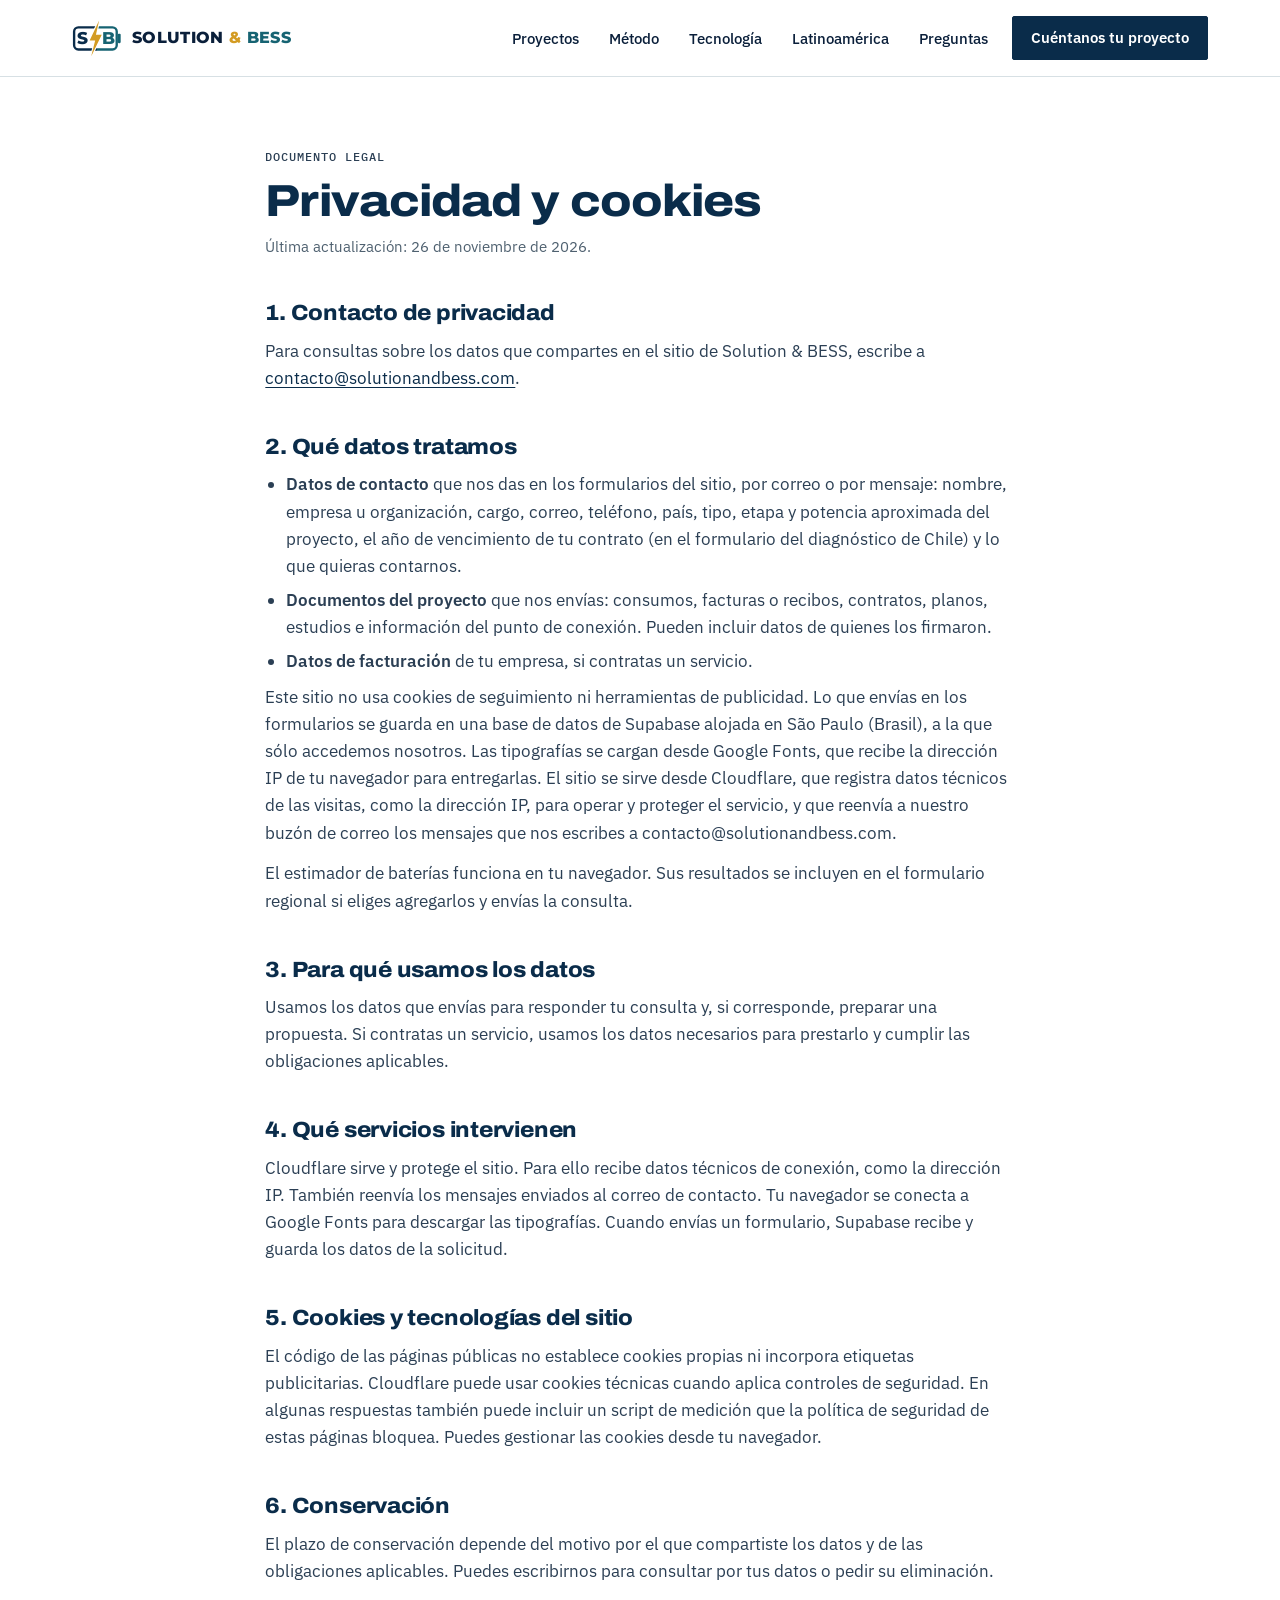
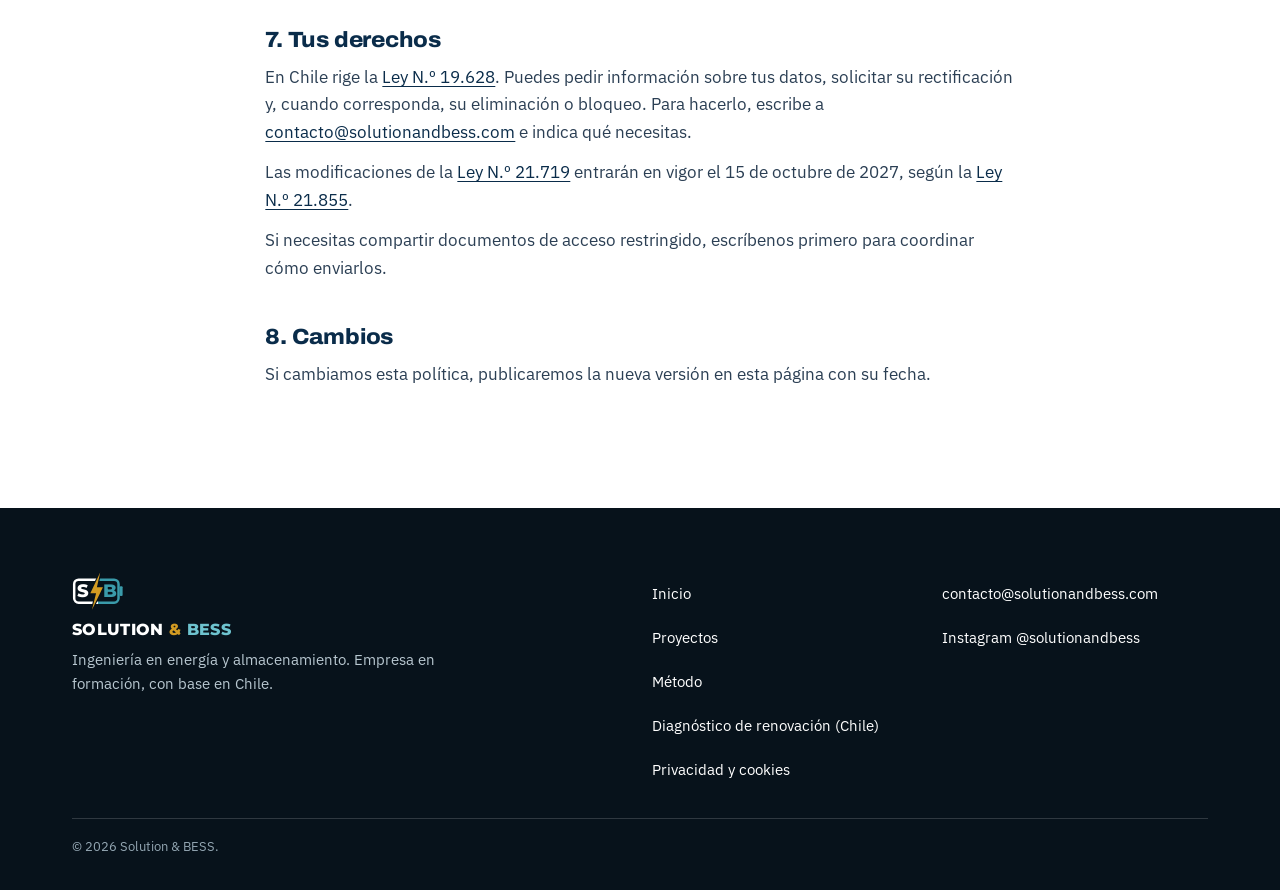
<file: privacidad.html>
<!doctype html>
<html lang="es">
<head>
<meta charset="utf-8">
<meta name="viewport" content="width=device-width, initial-scale=1">
<title>Privacidad y cookies | Solution &amp; BESS</title>
<meta name="description" content="Qué datos se usan para responder consultas de Solution &amp; BESS, qué servicios intervienen y cómo ejercer tus derechos.">
<link rel="canonical" href="https://solutionandbess.com/privacidad">
<meta name="theme-color" content="#0A2C4A">
<meta property="og:type" content="website">
<meta property="og:site_name" content="Solution &amp; BESS">
<meta property="og:url" content="https://solutionandbess.com/privacidad">
<meta property="og:title" content="Política de privacidad | Solution &amp; BESS">
<meta property="og:description" content="Qué datos tratamos en Solution &amp; BESS, para qué los usamos, con quién los compartimos, cuánto tiempo los guardamos y cómo ejercer tus derechos.">
<meta property="og:image" content="https://solutionandbess.com/assets/compartir.jpg">
<meta property="og:image:width" content="1200">
<meta property="og:image:height" content="630">
<meta property="og:image:alt" content="Solution &amp; BESS: ingeniería para proyectos de baterías, solar e híbridos en Latinoamérica.">
<link rel="icon" href="/favicon.ico" sizes="32x32">
<link rel="icon" href="/assets/icono-192.png" type="image/png" sizes="192x192">
<link rel="apple-touch-icon" href="/assets/icono-180.png">
<link rel="manifest" href="/manifest.webmanifest">
<link rel="preconnect" href="https://fonts.googleapis.com">
<link rel="preconnect" href="https://fonts.gstatic.com" crossorigin>
<link rel="stylesheet" href="https://fonts.googleapis.com/css2?family=Archivo:wdth,wght@62..125,400..900&family=IBM+Plex+Mono:wght@500&family=IBM+Plex+Sans:wght@400;500;600&family=Montserrat:wght@800&display=swap">
<link rel="stylesheet" href="/estilos.css">
<script src="/js/base.js" defer></script>
</head>
<body>

<a class="saltar" href="#contenido">Saltar al contenido</a>

<header class="barra solida estatica" id="barra">
 <div class="barra-fila">
  <a class="marca" href="/" aria-label="Solution &amp; BESS, inicio">
   <span class="iso iso-claro"><svg xmlns="http://www.w3.org/2000/svg" viewBox="0 0 190 140" aria-hidden="true" focusable="false">
<defs><linearGradient id="borde-sb-claro" x1="0" y1="0" x2="190" y2="0" gradientUnits="userSpaceOnUse"><stop offset="0.5" stop-color="#0A2C4A"/><stop offset="0.5" stop-color="#166372"/></linearGradient></defs>
<rect x="8" y="28" width="162" height="84" rx="16" fill="none" stroke="url(#borde-sb-claro)" stroke-width="9"/>
<rect x="174" y="52" width="11" height="36" rx="4" fill="#166372"/>
<text x="40" y="93" text-anchor="middle" font-family="Montserrat, 'Segoe UI', Arial, sans-serif" font-weight="800" font-size="64" fill="#0A2C4A">S</text>
<text x="139" y="93" text-anchor="middle" font-family="Montserrat, 'Segoe UI', Arial, sans-serif" font-weight="800" font-size="64" fill="#166372">B</text>
<path d="M103 2 L67 78 L88 78 L73 138 L113 56 L91 56 Z" fill="#D39B22" stroke="#FFFFFF" stroke-width="8" stroke-linejoin="round" paint-order="stroke"/>
</svg></span>
   <span class="ln">SOLUTION <i>&amp;</i> <b>BESS</b></span>
  </a>

  <nav class="menu" aria-label="Sitio">
   <a href="/#proyectos">Proyectos</a>
   <a href="/#metodo">Método</a>
   <a href="/ingenieria#tecnologia">Tecnología</a>
   <a href="/ingenieria#latinoamerica">Latinoamérica</a>
   <a href="/ingenieria#preguntas">Preguntas</a>
  </nav>

  <a class="boton chico barra-boton" href="/#contacto">Cuéntanos tu proyecto</a>

  <details class="menu-movil">
   <summary><span class="rayas" aria-hidden="true"></span>Menú</summary>
   <nav class="menu-movil-panel" aria-label="Sitio, menú de celular">
    <a href="/">Inicio</a>
    <a href="/#proyectos">Proyectos</a>
    <a href="/#metodo">Método</a>
    <a href="/ingenieria#latinoamerica">Latinoamérica</a>
    <a href="/diagnostico-renovacion">Diagnóstico de renovación (Chile)</a>
    <a class="boton" href="/#contacto">Cuéntanos tu proyecto <span class="fl" aria-hidden="true">→</span></a>
   </nav>
  </details>
 </div>
</header>

<main id="contenido" class="interior">
 <div class="reticula">
  <div class="legal">
   <p class="etiqueta">Documento legal</p>
   <h1 class="tit">Privacidad y cookies</h1>
   <p class="fecha">Última actualización: 26 de noviembre de 2026.</p>

   <h2>1. Contacto de privacidad</h2>
   <p>Para consultas sobre los datos que compartes en el sitio de Solution &amp; BESS, escribe a <a href="mailto:contacto@solutionandbess.com">contacto@solutionandbess.com</a>.</p>

   <h2>2. Qué datos tratamos</h2>
   <ul>
    <li><b>Datos de contacto</b> que nos das en los formularios del sitio, por correo o por mensaje: nombre, empresa u organización, cargo, correo, teléfono, país, tipo, etapa y potencia aproximada del proyecto, el año de vencimiento de tu contrato (en el formulario del diagnóstico de Chile) y lo que quieras contarnos.</li>
    <li><b>Documentos del proyecto</b> que nos envías: consumos, facturas o recibos, contratos, planos, estudios e información del punto de conexión. Pueden incluir datos de quienes los firmaron.</li>
    <li><b>Datos de facturación</b> de tu empresa, si contratas un servicio.</li>
   </ul>
   <p>Este sitio no usa cookies de seguimiento ni herramientas de publicidad. Lo que envías en los formularios se guarda en una base de datos de Supabase alojada en São Paulo (Brasil), a la que sólo accedemos nosotros. Las tipografías se cargan desde Google Fonts, que recibe la dirección IP de tu navegador para entregarlas. El sitio se sirve desde Cloudflare, que registra datos técnicos de las visitas, como la dirección IP, para operar y proteger el servicio, y que reenvía a nuestro buzón de correo los mensajes que nos escribes a <!--email_off-->contacto@solutionandbess.com<!--/email_off-->.</p>
   <p>El estimador de baterías funciona en tu navegador. Sus resultados se incluyen en el formulario regional si eliges agregarlos y envías la consulta.</p>

   <h2>3. Para qué usamos los datos</h2>
   <p>Usamos los datos que envías para responder tu consulta y, si corresponde, preparar una propuesta. Si contratas un servicio, usamos los datos necesarios para prestarlo y cumplir las obligaciones aplicables.</p>

   <h2>4. Qué servicios intervienen</h2>
   <p>Cloudflare sirve y protege el sitio. Para ello recibe datos técnicos de conexión, como la dirección IP. También reenvía los mensajes enviados al correo de contacto. Tu navegador se conecta a Google Fonts para descargar las tipografías. Cuando envías un formulario, Supabase recibe y guarda los datos de la solicitud.</p>

   <h2 id="cookies">5. Cookies y tecnologías del sitio</h2>
   <p>El código de las páginas públicas no establece cookies propias ni incorpora etiquetas publicitarias. Cloudflare puede usar cookies técnicas cuando aplica controles de seguridad. En algunas respuestas también puede incluir un script de medición que la política de seguridad de estas páginas bloquea. Puedes gestionar las cookies desde tu navegador.</p>

   <h2>6. Conservación</h2>
   <p>El plazo de conservación depende del motivo por el que compartiste los datos y de las obligaciones aplicables. Puedes escribirnos para consultar por tus datos o pedir su eliminación.</p>

   <h2>7. Tus derechos</h2>
   <p>En Chile rige la <a href="https://www.bcn.cl/leychile/navegar?idNorma=141599">Ley N.º 19.628</a>. Puedes pedir información sobre tus datos, solicitar su rectificación y, cuando corresponda, su eliminación o bloqueo. Para hacerlo, escribe a <a href="mailto:contacto@solutionandbess.com">contacto@solutionandbess.com</a> e indica qué necesitas.</p>
   <p>Las modificaciones de la <a href="https://www.bcn.cl/leychile/navegar?idNorma=1209272">Ley N.º 21.719</a> entrarán en vigor el 15 de octubre de 2027, según la <a href="https://www.bcn.cl/leychile/Navegar?idNorma=1230520">Ley N.º 21.855</a>.</p>
   <p>Si necesitas compartir documentos de acceso restringido, escríbenos primero para coordinar cómo enviarlos.</p>

   <h2>8. Cambios</h2>
   <p>Si cambiamos esta política, publicaremos la nueva versión en esta página con su fecha.</p>
  </div>
 </div>
</main>

<footer class="pie">
 <div class="reticula">
  <div class="pie-marca">
   <span class="iso"><svg xmlns="http://www.w3.org/2000/svg" viewBox="0 0 190 140" aria-hidden="true" focusable="false">
<defs><linearGradient id="borde-sb-pie" x1="0" y1="0" x2="190" y2="0" gradientUnits="userSpaceOnUse"><stop offset="0.5" stop-color="#FFFFFF"/><stop offset="0.5" stop-color="#3A9BAA"/></linearGradient></defs>
<rect x="8" y="28" width="162" height="84" rx="16" fill="none" stroke="url(#borde-sb-pie)" stroke-width="9"/>
<rect x="174" y="52" width="11" height="36" rx="4" fill="#3A9BAA"/>
<text x="40" y="93" text-anchor="middle" font-family="Montserrat, 'Segoe UI', Arial, sans-serif" font-weight="800" font-size="64" fill="#FFFFFF">S</text>
<text x="139" y="93" text-anchor="middle" font-family="Montserrat, 'Segoe UI', Arial, sans-serif" font-weight="800" font-size="64" fill="#3A9BAA">B</text>
<path d="M103 2 L67 78 L88 78 L73 138 L113 56 L91 56 Z" fill="#D39B22" stroke="#07121B" stroke-width="8" stroke-linejoin="round" paint-order="stroke"/>
</svg></span>
   <p class="ln">SOLUTION <i>&amp;</i> <b>BESS</b></p>
   <p>Ingeniería en energía y almacenamiento. Empresa en formación, con base en Chile.</p>
  </div>
  <nav class="pie-enlaces" aria-label="Enlaces del pie">
   <a href="/">Inicio</a>
   <a href="/#proyectos">Proyectos</a>
   <a href="/#metodo">Método</a>
   <a href="/diagnostico-renovacion">Diagnóstico de renovación (Chile)</a>
   <a href="/privacidad">Privacidad y cookies</a>
  </nav>
  <div class="pie-contacto">
   <p><!--email_off--><a href="mailto:contacto@solutionandbess.com">contacto@solutionandbess.com</a><!--/email_off--></p>
   <p><a href="https://www.instagram.com/solutionandbess/" target="_blank" rel="noopener">Instagram @solutionandbess</a></p>
  </div>
  <p class="pie-nota">© 2026 Solution &amp; BESS.</p>
 </div>
</footer>

</body>
</html>
</file>
<file: estilos.css>
/* Solution & BESS · sitio regional (Latinoamérica).
   Retícula de 12 columnas. Archivo para títulos (ancho variable), IBM Plex Sans para texto
   e IBM Plex Mono para rótulos técnicos. Sin dependencias ni paso de compilación. */

:root {
  --azul: #0A2C4A;
  --tinta: #0A1F3A;
  --verde: #166372;
  --verde-claro: #3A9BAA;
  --dorado: #D39B22;
  --oscuro: #07121B;
  --mut: #4F6170;
  --cuerpo: #2B3F54;
  --linea: #D7E0E4;
  --suave: #F2F6F7;
  --cielo: #9BD3DC;
  --sobre-azul: #D6E2E8;
  --sobre-azul-mut: #A9BECA;
  --error: #B3261E;
  /* gráficos: paleta validada sobre blanco (ver js/usos.js) */
  --viz-1: #0A8FA3;
  --viz-2: #B8830F;
  --viz-3: #3B6FB6;
  --viz-gris: #6E7F8B;
  --viz-grilla: #E3E9EC;
  --viz-texto: #4F6170;
  --viz-tinta: #0A1F3A;
  --viz-superficie: #FFFFFF;
  --margen: 16px;
  --canal: 16px;
  --tope: 1296px;
  --alto-barra: 60px;
  --tit: Archivo, "Arial Narrow", Arial, sans-serif;
  --txt: "IBM Plex Sans", "Segoe UI", Arial, sans-serif;
  --mono: "IBM Plex Mono", ui-monospace, Consolas, monospace;
}
@media (min-width: 720px) { :root { --margen: 40px; --canal: 24px; } }
@media (min-width: 1080px) { :root { --alto-barra: 76px; } }
@media (min-width: 1240px) { :root { --margen: 72px; } }

*, *::before, *::after { box-sizing: border-box; }
html { -webkit-text-size-adjust: 100%; scroll-padding-top: calc(var(--alto-barra) + 16px); }
body {
  margin: 0;
  background: #FFFFFF;
  color: var(--tinta);
  font: 400 17px/1.6 var(--txt);
  -webkit-font-smoothing: antialiased;
  text-rendering: optimizeLegibility;
}
img, svg, video { display: block; max-width: 100%; }
h1, h2, h3, p, ul, ol, dl, dd, figure { margin: 0; }
ul, ol { padding: 0; list-style: none; }
a { color: inherit; }
button, input, select, textarea { font: inherit; color: inherit; }
abbr[title] { text-decoration: none; }
b, strong { font-weight: 600; }
[hidden] { display: none !important; }
::selection { background: var(--azul); color: #FFFFFF; }
:focus-visible { outline: 3px solid var(--verde); outline-offset: 3px; }
.fondo-azul :focus-visible, .portada :focus-visible, .pie :focus-visible, .franja :focus-visible { outline-color: var(--dorado); }
.barra:not(.solida) :focus-visible { outline-color: var(--dorado); }
.barra .menu-movil-panel :focus-visible, .formulario-caja :focus-visible { outline-color: var(--verde); }

.oculto {
  position: absolute; width: 1px; height: 1px; margin: -1px; padding: 0; overflow: hidden;
  clip-path: inset(50%); white-space: nowrap; border: 0;
}
.saltar {
  position: absolute; left: 16px; top: -80px; z-index: 60;
  background: var(--azul); color: #FFFFFF; padding: 14px 18px; font-weight: 600; text-decoration: none;
}
.saltar:focus { top: 8px; }
.saltar:focus-visible { outline-color: var(--dorado); outline-offset: -4px; }

/* ---------- retícula ---------- */
.reticula {
  display: grid;
  grid-template-columns: repeat(12, minmax(0, 1fr));
  column-gap: var(--canal);
  width: 100%;
  max-width: calc(var(--tope) + 2 * var(--margen));
  margin-inline: auto;
  padding-inline: var(--margen);
}
.reticula > * { grid-column: 1 / -1; }

/* ---------- piezas comunes ---------- */
.etiqueta, .ceja, .rotulo {
  font: 500 12px/1.5 var(--mono);
  letter-spacing: .08em;
  text-transform: uppercase;
  color: var(--verde);
}
.rotulo { display: flex; align-items: center; gap: 10px; color: var(--mut); }
.rotulo::before { content: ""; flex: none; width: 18px; height: 2px; background: var(--dorado); }

.boton {
  display: inline-flex; align-items: center; justify-content: center; gap: 12px;
  min-height: 54px; padding: 0 26px;
  background: var(--azul); color: #FFFFFF; border: 1px solid var(--azul); border-radius: 2px;
  font: 600 17px/1.1 var(--txt); text-decoration: none; text-align: center; cursor: pointer;
  transition: background-color .18s ease, border-color .18s ease, color .18s ease;
}
.boton .fl { color: var(--dorado); font-size: 1.15em; line-height: 1; transition: transform .18s ease; }
.boton:hover { background: var(--verde); border-color: var(--verde); }
.boton:hover .fl { transform: translateX(4px); }
.boton.chico { min-height: 44px; padding: 0 18px; font-size: 15px; }
.boton.claro { background: #FFFFFF; color: var(--azul); border-color: #FFFFFF; }
.boton.claro .fl { color: #A8770F; }
.boton.claro:hover { background: var(--cielo); border-color: var(--cielo); color: var(--tinta); }
.boton[disabled] { opacity: .55; cursor: default; }
.boton[disabled]:hover { background: var(--azul); border-color: var(--azul); }
.boton[disabled]:hover .fl { transform: none; }
.boton.claro[disabled]:hover { background: #FFFFFF; border-color: #FFFFFF; color: var(--azul); }
.enlace {
  display: inline-flex; align-items: center; gap: 8px; min-height: 44px;
  font-weight: 600; color: var(--azul);
  text-decoration: underline; text-decoration-color: var(--verde); text-decoration-thickness: 1.5px; text-underline-offset: 6px;
}
.enlace:hover { color: var(--verde); }
.nota { font-size: 13px; line-height: 1.5; color: var(--mut); }
.nota a { color: var(--azul); text-underline-offset: 3px; white-space: nowrap; }

/* ---------- barra ---------- */
.barra { position: absolute; top: 0; left: 0; right: 0; z-index: 40; color: #FFFFFF; }
.js .barra { position: fixed; transition: background-color .2s ease, box-shadow .2s ease; }
.barra.solida { background: #FFFFFF; color: var(--tinta); box-shadow: 0 1px 0 var(--linea); }
.barra.estatica { position: sticky; }
.barra-fila {
  display: flex; align-items: center; justify-content: space-between; gap: 16px;
  min-height: var(--alto-barra);
  max-width: calc(var(--tope) + 2 * var(--margen)); margin-inline: auto; padding-inline: var(--margen);
}
.marca { display: inline-flex; align-items: center; gap: 10px; min-height: 44px; text-decoration: none; color: inherit; }
.iso { display: block; width: 44px; flex: none; }
.iso svg { width: 100%; height: auto; }
.barra .iso-claro, .barra.solida .iso-oscuro { display: none; }
.barra.solida .iso-claro { display: block; }
.ln { font: 800 15px/1 Montserrat, var(--txt); letter-spacing: .02em; white-space: nowrap; }
.ln i { font-style: normal; color: var(--dorado); }
.ln b { font-weight: 800; color: #6EC3CF; }
.barra.solida .ln b { color: var(--verde); }

.menu { display: none; }
.barra-boton { display: none; background: transparent; border-color: rgba(255, 255, 255, .7); }
.barra-boton:hover { background: #FFFFFF; border-color: #FFFFFF; color: var(--azul); }
.barra.solida .barra-boton { background: var(--azul); border-color: var(--azul); color: #FFFFFF; }
.barra.solida .barra-boton:hover { background: var(--verde); border-color: var(--verde); }
@media (min-width: 600px) { .barra-boton { display: inline-flex; margin-left: auto; } }
.bb-c { display: none; }
@media (max-width: 599px) {
  .js .barra.solida:not(.estatica) .ln { display: none; }
  .js .barra.solida:not(.estatica) .barra-boton { display: inline-flex; margin-left: auto; }
  .bb-l { display: none; }
  .bb-c { display: inline; }
}

.menu-movil { position: static; }
.menu-movil summary {
  display: inline-flex; align-items: center; gap: 10px; min-height: 44px; padding: 0 12px;
  border: 1px solid rgba(255, 255, 255, .55); border-radius: 2px;
  font: 600 15px/1 var(--txt); cursor: pointer; list-style: none; user-select: none;
}
.menu-movil summary::-webkit-details-marker { display: none; }
.barra.solida .menu-movil summary { border-color: var(--linea); }
.rayas { width: 16px; height: 2px; background: currentColor; box-shadow: 0 -5px 0 currentColor, 0 5px 0 currentColor; }
.menu-movil-panel {
  position: absolute; top: 100%; left: 0; right: 0;
  display: grid; gap: 0; padding: 8px var(--margen) 20px;
  background: #FFFFFF; color: var(--tinta);
  border-top: 1px solid var(--linea); box-shadow: 0 18px 30px -18px rgba(7, 18, 27, .45);
  /* en pantallas bajas (celular en horizontal) el panel se desplaza por dentro y el botón siempre se alcanza */
  max-height: calc(100vh - var(--alto-barra)); max-height: calc(100dvh - var(--alto-barra)); overflow-y: auto; overscroll-behavior: contain;
}
.menu-movil-panel a:not(.boton) {
  display: flex; align-items: center; min-height: 48px; border-bottom: 1px solid var(--linea);
  font: 600 16px/1.2 var(--txt); text-decoration: none;
}
.menu-movil-panel .boton { margin-top: 16px; }

@media (min-width: 1080px) {
  .menu-movil { display: none; }
  .iso { width: 50px; }
  .ln { font-size: 16px; }
  .menu { display: flex; gap: 30px; margin-left: auto; }
  .menu a {
    display: inline-flex; align-items: center; min-height: 44px;
    font: 500 15px/1 var(--txt); text-decoration: none; white-space: nowrap;
    box-shadow: inset 0 -2px 0 transparent; transition: box-shadow .18s ease;
  }
  .menu a:hover, .menu a[aria-current] { box-shadow: inset 0 -2px 0 var(--dorado); }
  .barra.solida .menu a:hover, .barra.solida .menu a[aria-current] { box-shadow: inset 0 -2px 0 var(--verde); }
  .barra-boton { margin-left: 8px; }
}

/* ---------- portada ---------- */
.portada.portada-breve { min-height: 0; }
.portada-breve .portada-cuerpo { padding-top: clamp(125px, 18vh, 190px); }
.portada-breve .portada-texto { grid-column: 1 / -1; max-width: 54rem; }
.portada-breve .titular { font-size: clamp(2.55rem, 6.1vw, 5.5rem); }
.portada-breve .portada-pie { padding-top: 30px; }
.seccion.seccion-breve { padding-block: clamp(42px, 7vw, 90px); }
.seccion-breve .reticula { row-gap: 22px; }
.seccion-breve .tit { margin: 0; }
.necesidades {
  display: grid; gap: 20px; padding: 0; margin: 0; list-style: none;
}
.necesidades li { padding: 20px 0 0; border-top: 2px solid var(--verde); }
.necesidades h3 { color: var(--azul); margin-top: 0; }
.necesidades p { margin-bottom: 0; }
.metodo-breve { align-items: start; }
.metodo-breve .entrada { margin-top: 12px; }
.matriz-breve summary { min-height: 44px; font-weight: 600; cursor: pointer; }
.matriz-breve[open] summary { margin-bottom: 16px; }
.chile-breve { background: #F8F6F1; }
.contacto-breve .reticula > .formulario-caja { grid-column: 1 / -1; max-width: 54rem; }
.contacto-breve .reticula > p:last-child a { color: inherit; overflow-wrap: anywhere; }
.guia-enlaces { display: flex; flex-wrap: wrap; gap: 14px 26px; }
.rotulo-diagrama { font: 500 27px 'IBM Plex Sans', sans-serif; fill: #5B6B78; }
@media (min-width: 760px) {
  .necesidades { grid-template-columns: repeat(3, minmax(0, 1fr)); column-gap: 40px; }
  .metodo-breve > div { grid-column: 1 / 6; }
  .metodo-breve > .matriz-breve { grid-column: 7 / -1; }
}

.portada {
  position: relative; isolation: isolate; overflow: clip;
  display: flex; flex-direction: column;
  min-height: min(100svh, 940px);
  background: var(--oscuro); color: #FFFFFF;
}
.portada-medio { position: absolute; inset: 0; z-index: -2; }
.portada-medio picture { position: absolute; inset: 0; }
.portada-foto, .portada-video { position: absolute; inset: 0; width: 100%; height: 100%; max-width: none; object-fit: cover; object-position: 60% 50%; }
.portada-video { opacity: 0; transition: opacity .9s ease; }
.portada-video.activo { opacity: 1; }
.portada-velo {
  position: absolute; inset: 0; z-index: -1;
  background:
    linear-gradient(180deg, rgba(7, 18, 27, .78) 0%, rgba(7, 18, 27, .60) 22%, rgba(8, 26, 44, .72) 62%, rgba(7, 18, 27, .92) 100%);
}
.portada-cuerpo { flex: 1; align-content: end; padding-top: calc(var(--alto-barra) + 36px); row-gap: 28px; }
.portada .ceja { color: var(--cielo); margin-bottom: 14px; }
.portada .ceja span { display: block; }
.portada .ceja .sep { display: none; }
.titular {
  font-family: var(--tit); font-weight: 800; font-stretch: 94%;
  font-size: clamp(2.25rem, 10.4vw, 3.6rem); line-height: 1; letter-spacing: -.022em;
  text-wrap: balance; margin-bottom: 18px;
}
.titular em { font-style: normal; color: #A9E0E8; }
.bajada { font-size: 17px; line-height: 1.55; color: #E3EBF0; max-width: 34em; margin-bottom: 24px; }
.acciones { display: flex; flex-wrap: wrap; align-items: center; gap: 6px 28px; }
.acciones .boton { width: 100%; }
.portada .enlace { color: #FFFFFF; text-decoration-color: var(--dorado); }
.portada .enlace:hover { color: var(--cielo); }

.inicio-pasos {
  background: rgba(7, 18, 27, .78); color: #FFFFFF;
  border-top: 3px solid var(--dorado);
  padding: 18px 20px 20px;
}
.inicio-pasos h2 {
  font: 500 12px/1.5 var(--mono); letter-spacing: .08em; text-transform: uppercase; color: var(--cielo);
  padding-bottom: 10px; margin-bottom: 4px; border-bottom: 1px solid rgba(255, 255, 255, .22);
}
.inicio-pasos ol { counter-reset: paso; }
.inicio-pasos li {
  counter-increment: paso; position: relative; padding: 11px 0 11px 34px;
  font: 500 15.5px/1.4 var(--txt); text-wrap: pretty;
}
.inicio-pasos li + li { border-top: 1px solid rgba(255, 255, 255, .22); }
.inicio-pasos li::before {
  content: counter(paso); position: absolute; left: 0; top: 7px;
  font: 800 26px/1 var(--tit); font-stretch: 62%; color: #6EC3CF;
}

.portada-pie { padding-top: 28px; padding-bottom: 22px; }
.portada-rotulos { display: flex; flex-wrap: wrap; align-items: center; justify-content: space-between; gap: 4px 20px; margin-bottom: 10px; }
.portada .rotulo { color: #D6E2E8; }
.pausa {
  display: inline-flex; align-items: center; gap: 8px; min-height: 44px; padding: 0 4px;
  background: none; border: 0; cursor: pointer;
  font: 500 12px/1 var(--mono); letter-spacing: .08em; text-transform: uppercase; color: #FFFFFF;
}
.pausa-icono { width: 10px; height: 12px; border-inline: 3px solid currentColor; }
.pausa[data-pausado="true"] .pausa-icono { width: 0; height: 0; border: 6px solid transparent; border-left: 10px solid currentColor; border-right: 0; }
.hechos { display: grid; grid-template-columns: 1fr 1fr; column-gap: var(--canal); border-top: 1px solid rgba(255, 255, 255, .45); }
.hechos li {
  position: relative; padding: 14px 0 12px;
  font: 600 15.5px/1.25 var(--tit); font-stretch: 84%; letter-spacing: .005em; color: #FFFFFF; text-wrap: balance;
}
.hechos li::before { content: ""; position: absolute; left: 0; top: -4px; width: 1px; height: 7px; background: var(--dorado); }
@media (max-width: 719px) { .hechos li:nth-child(n+3)::before { content: none; } }

@media (min-width: 720px) {
  .acciones .boton { width: auto; }
  .portada .ceja span, .portada .ceja .sep { display: inline; }
  .inicio-pasos { max-width: 440px; }
  .hechos { grid-template-columns: repeat(4, minmax(0, 1fr)); }
  .hechos li { font-size: 17px; padding: 16px 16px 6px 0; }
}
@media (min-width: 900px) {
  .portada-velo {
    background:
      linear-gradient(90deg, rgba(7, 18, 27, .90) 0%, rgba(8, 28, 48, .74) 40%, rgba(10, 44, 74, .26) 78%, rgba(10, 44, 74, .30) 100%),
      linear-gradient(180deg, rgba(7, 18, 27, .62) 0%, rgba(7, 18, 27, 0) 24%, rgba(7, 18, 27, 0) 60%, rgba(7, 18, 27, .86) 100%);
  }
}
@media (min-width: 800px) and (max-width: 1079px) { .titular .l { display: block; } }
@media (min-width: 1080px) {
  .portada { min-height: min(100svh, 900px); }
  .portada-cuerpo { align-content: center; padding-top: calc(var(--alto-barra) + 44px); row-gap: 0; }
  .portada-texto { grid-column: 1 / span 9; }
  .titular { font-size: clamp(3.2rem, 4.9vw, 4.6rem); line-height: .99; margin-bottom: 26px; text-wrap: initial; }
  .titular .l { display: block; }
  .bajada { font-size: 19px; margin-bottom: 30px; }
  .inicio-pasos { grid-column: 9 / -1; grid-row: 1; align-self: end; max-width: none; margin-bottom: 4px; padding: 20px 24px 22px; }
  .portada-texto { grid-row: 1; }
  .portada-pie { padding-top: 40px; padding-bottom: 28px; }
  .hechos li { font-size: 18px; }
}

/* ---------- fabricantes ---------- */
.fabricantes { background: var(--suave); padding: 34px 0 30px; }
.fabricantes .etiqueta { margin-bottom: 14px; }
.marcas {
  display: flex; flex-wrap: wrap; align-items: baseline; gap: 8px 26px;
  font: 700 25px/1.15 var(--tit); letter-spacing: -.01em; color: var(--azul);
}
.fabricantes .nota { margin-top: 16px; max-width: 52em; }
@media (min-width: 1000px) {
  .fabricantes { padding: 40px 0 34px; }
  .fabricantes .etiqueta { grid-column: 1 / span 3; margin: 0; align-self: center; }
  .marcas { grid-column: 4 / -1; justify-content: space-between; flex-wrap: nowrap; font-size: clamp(26px, 2.5vw, 36px); }
  .fabricantes .nota { grid-column: 4 / -1; margin-top: 18px; }
}

/* ---------- aviso del servicio para Chile ---------- */
.aviso-chile { background: var(--suave); border-top: 1px solid var(--linea); padding: 10px 0 8px; font-size: 15px; line-height: 1.45; color: var(--cuerpo); }
.aviso-chile p { display: flex; flex-wrap: wrap; align-items: center; column-gap: 12px; }
.aviso-chile a { display: inline-flex; align-items: center; gap: 6px; min-height: 44px; font-weight: 600; color: var(--azul); text-underline-offset: 4px; }
@media (min-width: 1000px) { .aviso-chile p { grid-column: 4 / -1; } }

/* ---------- secciones numeradas ---------- */
.seccion { padding: 60px 0 68px; }
.fondo-suave { background: var(--suave); }
.fondo-azul { background: var(--azul); color: #FFFFFF; }
.cabecera::before { content: ""; grid-column: 1 / -1; border-top: 2px solid var(--azul); margin-bottom: 18px; }
.num {
  grid-column: 1 / span 5;
  font: 800 84px/.8 var(--tit); font-stretch: 62%; letter-spacing: -.01em; color: var(--verde);
}
.cabecera .etiqueta { grid-column: 6 / -1; align-self: end; text-align: right; }
.tit {
  font-family: var(--tit); font-weight: 800; font-stretch: 112%;
  font-size: clamp(1.8rem, 7.2vw, 2.8rem); line-height: 1.04; letter-spacing: -.02em;
  color: var(--azul); text-wrap: balance;
}
.tit .fr { display: block; }
.cabecera .tit { margin-top: 22px; }
.entrada { font-size: 17px; line-height: 1.55; color: var(--cuerpo); margin-top: 16px; max-width: 38em; }
.fondo-azul .cabecera::before { border-color: rgba(255, 255, 255, .7); }
.fondo-azul .num { color: var(--verde-claro); }
.fondo-azul .etiqueta { color: var(--cielo); }
.fondo-azul .tit { color: #FFFFFF; }
.fondo-azul .entrada { color: var(--sobre-azul); }

@media (min-width: 1000px) {
  .seccion { padding: 104px 0 116px; }
  .cabecera::before { border-top-width: 1px; margin-bottom: 30px; }
  .num { grid-column: 1 / span 2; grid-row: 2 / span 3; height: 0; font-size: 148px; line-height: .76; }
  .cabecera .etiqueta { grid-column: 3 / -1; grid-row: 2; text-align: left; align-self: start; }
  .cabecera .tit { grid-column: 3 / span 9; grid-row: 3; font-size: clamp(2.4rem, 3.7vw, 3.4rem); margin-top: 14px; }
  .entrada { grid-column: 3 / span 7; grid-row: 4; font-size: 19px; margin-top: 22px; }
}

/* ---------- 01 proyectos ---------- */
.encargos { margin-top: 30px; }
.encargos > li { border-top: 1px solid var(--linea); padding: 22px 0 26px; }
.encargos > li:last-child { border-bottom: 1px solid var(--linea); }
.encargos h3 {
  font: 700 22px/1.15 var(--tit); font-stretch: 108%; letter-spacing: -.012em; color: var(--azul);
  margin-bottom: 10px; text-wrap: balance;
}
.encargos p { color: var(--cuerpo); max-width: 38em; }
/* Entregas típicas: una línea de texto y no fichas, que se confundían con filtros. El rótulo y los puntos
   son sólo visuales: la lista ya lleva su nombre en aria-label. */
.entregas { margin-top: 14px; max-width: 38em; font-size: 14.5px; line-height: 1.5; color: var(--mut); }
.entregas::before { content: "Entregas típicas: "; content: "Entregas típicas: " / ""; font-weight: 600; color: var(--verde); }
.entregas li { display: inline; }
.entregas li:not(:last-child)::after { content: "\0000a0· "; content: "\0000a0· " / ""; }
@media (min-width: 860px) {
  .encargos { display: grid; grid-template-columns: 1fr 1fr; column-gap: calc(var(--canal) * 2); }
  .encargos > li:nth-last-child(2) { border-bottom: 1px solid var(--linea); }
}
@media (min-width: 1000px) {
  .encargos { grid-column: 3 / -1; margin-top: 64px; }
  .encargos > li { padding: 30px 0 36px; }
  .encargos h3 { font-size: 27px; margin-bottom: 12px; }
}

/* ---------- 02 usos ---------- */
.usos { margin-top: 32px; min-width: 0; }
.usos-tabs { display: flex; flex-wrap: wrap; gap: 8px; }
.usos-tab {
  flex: 1 1 auto; min-height: 46px; padding: 8px 14px;
  background: #FFFFFF; border: 1px solid var(--linea); border-radius: 2px;
  font: 600 14.5px/1.2 var(--txt); color: var(--tinta); cursor: pointer; text-align: center;
  transition: background-color .15s ease, border-color .15s ease, color .15s ease;
}
.usos-tab:hover { border-color: var(--azul); }
.usos-tab[aria-selected="true"] { background: var(--azul); border-color: var(--azul); color: #FFFFFF; }
.uso {
  display: grid; gap: 26px; min-width: 0;
  background: #FFFFFF; border: 1px solid var(--linea); padding: 22px 16px 20px; margin-top: 12px;
}
.usos.con-pestanas .uso { border-top: 3px solid var(--azul); }
/* sin JavaScript no hay gráfico: el texto ocupa todo el ancho */
.usos:not(.con-pestanas) .uso { grid-template-columns: minmax(0, 1fr); }
.usos:not(.con-pestanas) .uso-texto { max-width: 46em; }
.uso-texto h3 {
  font: 800 26px/1.1 var(--tit); font-stretch: 108%; letter-spacing: -.015em; color: var(--azul); margin-bottom: 14px;
}
.uso-texto .alias { margin: -6px 0 14px; font-size: 14.5px; line-height: 1.45; color: var(--mut); }
.uso-texto dl > div { border-top: 1px solid var(--linea); padding: 12px 0 14px; }
.uso-texto dt { font: 600 14px/1.4 var(--txt); color: var(--verde); margin-bottom: 4px; }
.uso-texto dd { color: var(--cuerpo); font-size: 16.5px; line-height: 1.5; }
@media (min-width: 1000px) {
  .usos { margin-top: 56px; }
  .usos-tab { font-size: 15.5px; min-height: 54px; }
  .uso { grid-template-columns: minmax(0, 5fr) minmax(0, 7fr); gap: 56px; padding: 40px 40px 34px; align-items: start; }
  .uso-texto h3 { font-size: 34px; margin-bottom: 20px; }
  .uso-texto .alias { margin: -10px 0 20px; }
  .uso-texto dl > div { padding: 16px 0 18px; }
  .uso-texto dd { font-size: 17px; }
}

/* gráficos */
.viz { min-width: 0; }
.viz-titulo { font: 600 15px/1.35 var(--txt); color: var(--tinta); margin-bottom: 8px; text-wrap: balance; }
.viz-titulo span { font: 500 12px/1 var(--mono); color: var(--mut); margin-left: 6px; white-space: nowrap; }
.viz-lienzo { position: relative; }
.viz-svg { display: block; width: 100%; height: auto; cursor: crosshair; touch-action: pan-y; }
.viz-svg:focus-visible { outline-offset: 4px; }
.viz-eje { font: 500 12px var(--mono); fill: var(--mut); }
.viz-rotulo { font: 500 12px var(--mono); fill: var(--tinta); letter-spacing: .01em; }
.viz-globo {
  position: absolute; z-index: 2; width: max-content; min-width: 170px; max-width: 230px;
  background: #FFFFFF; border: 1px solid var(--tinta); padding: 9px 12px 10px;
  font-size: 13px; line-height: 1.35; pointer-events: none;
  box-shadow: 0 12px 22px -14px rgba(7, 18, 27, .55);
}
.viz-globo-t { font: 500 12px/1 var(--mono); color: var(--mut); margin-bottom: 7px; }
.viz-globo-f { display: grid; grid-template-columns: 14px auto; column-gap: 8px; align-items: center; padding: 2px 0; }
.viz-globo-f strong { font-weight: 600; font-variant-numeric: tabular-nums; }
.viz-globo-n { grid-column: 2; color: var(--mut); font-size: 12px; }
.viz-globo-b { margin-top: 6px; padding-top: 6px; border-top: 1px solid var(--linea); font-weight: 500; }
.viz-llave { display: inline-block; flex: none; width: 14px; height: 0; border-top: 2px solid var(--viz-gris); }
.viz-llave-con { border-top-color: var(--viz-1); }
.viz-llave-sin { border-top-color: var(--viz-gris); border-top-style: dashed; }
.viz-llave-limite { border-top: 1px solid var(--viz-tinta); opacity: .55; }
.viz-llave-descarga, .viz-llave-carga { width: 12px; height: 12px; border: 1px solid; }
.viz-llave-descarga { background: #F1E6CF; border-color: var(--viz-2); }
.viz-llave-carga { background: #D8E2F0; border-color: var(--viz-3); }
.viz-leyenda { display: flex; flex-wrap: wrap; gap: 6px 18px; margin-top: 10px; font-size: 13px; line-height: 1.3; color: var(--tinta); }
.viz-leyenda li { display: inline-flex; align-items: center; gap: 8px; }
.viz-acciones { margin-top: 6px; }
.viz-ver-datos {
  min-height: 44px; padding: 0; background: none; border: 0; cursor: pointer;
  font: 600 14px/1 var(--txt); color: var(--azul); text-decoration: underline; text-underline-offset: 4px; text-decoration-color: var(--verde);
}
.viz-tabla { max-height: 270px; overflow: auto; border: 1px solid var(--linea); margin-top: 4px; }
.viz-tabla table { width: 100%; border-collapse: collapse; font-size: 13px; font-variant-numeric: tabular-nums; }
.viz-tabla caption { text-align: left; padding: 8px 10px; font-weight: 600; }
.viz-tabla th, .viz-tabla td { padding: 6px 10px; text-align: right; border-top: 1px solid var(--linea); font-weight: 400; }
.viz-tabla thead th { font-weight: 600; background: var(--suave); position: sticky; top: 0; }
.viz-tabla th:first-child { text-align: left; }
.viz figcaption { margin-top: 10px; font-size: 13px; line-height: 1.45; color: var(--mut); }

/* ---------- 03 estimador ---------- */
.predim { margin-top: 32px; display: grid; gap: 28px; min-width: 0; }
.predim:not(.predim-activo) .predim-entradas, .predim:not(.predim-activo) [data-pd-enviar] { display: none; }
.predim-usos { border: 0; padding: 0; margin: 0 0 24px; display: flex; flex-wrap: wrap; gap: 8px; min-width: 0; }
.predim-usos legend, .predim .campo > label {
  display: flex; justify-content: space-between; align-items: baseline; gap: 12px; width: 100%;
  font: 500 12px/1.5 var(--mono); letter-spacing: .08em; text-transform: uppercase; color: var(--cielo);
  padding: 0; margin-bottom: 10px;
}
.predim-usos label { position: relative; display: inline-flex; }
.predim-usos input { position: absolute; inset: 0; width: 100%; height: 100%; margin: 0; opacity: 0; cursor: pointer; }
.predim-usos span {
  display: inline-flex; align-items: center; min-height: 44px; padding: 0 14px;
  border: 1px solid rgba(255, 255, 255, .4); border-radius: 2px;
  font: 500 15px/1.2 var(--txt); color: #FFFFFF;
  transition: background-color .15s ease, border-color .15s ease, color .15s ease;
}
.predim-usos label:hover span { border-color: #FFFFFF; }
.predim-usos input:checked + span { background: #FFFFFF; border-color: #FFFFFF; color: var(--azul); font-weight: 600; }
.predim-usos input:focus-visible + span { outline: 3px solid var(--dorado); outline-offset: 3px; }
.predim .campo + .campo { margin-top: 24px; }
.predim output { font: 600 15px/1 var(--txt); letter-spacing: 0; text-transform: none; color: #FFFFFF; }
.con-unidad { display: flex; }
.con-unidad input {
  flex: 1 1 0; width: 0; min-width: 0; min-height: 56px; padding: 0 16px;
  background: rgba(255, 255, 255, .07); color: #FFFFFF;
  border: 1px solid rgba(255, 255, 255, .5); border-right: 0; border-radius: 2px 0 0 2px;
  font: 700 26px/1 var(--tit); font-stretch: 80%; font-variant-numeric: tabular-nums;
}
.con-unidad input[aria-invalid] { border-color: #FFB4A8; }
.con-unidad select {
  min-height: 56px; padding: 0 12px; background: #FFFFFF; color: var(--azul);
  border: 1px solid #FFFFFF; border-radius: 0 2px 2px 0; font: 600 17px/1 var(--txt); cursor: pointer;
}
.predim input[type="range"] { display: block; width: 100%; min-height: 44px; margin: 0; accent-color: #6EC3CF; cursor: pointer; }
.ayuda { font-size: 14px; line-height: 1.45; color: var(--sobre-azul-mut); margin-top: 8px; }
.predim-salida { background: rgba(255, 255, 255, .055); border: 1px solid rgba(255, 255, 255, .2); padding: 20px 18px 22px; min-width: 0; }
.predim-ejemplo { font: 500 12px/1.5 var(--mono); letter-spacing: .08em; text-transform: uppercase; color: var(--cielo); margin-bottom: 12px; }
.predim-cifras { display: grid; grid-template-columns: 1fr 1fr; column-gap: 24px; align-items: end; }
.predim-cifras > div { border-top: 1px solid rgba(255, 255, 255, .22); padding: 13px 0 16px; min-width: 0; }
.predim-cifras > div:nth-child(-n+2) { border-top: 0; padding-top: 0; }
.predim-cifras dt { font: 500 12px/1.5 var(--mono); letter-spacing: .08em; text-transform: uppercase; color: var(--cielo); }
.predim-cifras dd {
  margin-top: 6px; font: 800 clamp(28px, 8vw, 40px)/1 var(--tit); font-stretch: 68%; letter-spacing: .005em;
  font-variant-numeric: tabular-nums; color: #FFFFFF; text-wrap: balance;
}
.predim-cifras .principal, .predim-cifras > div:last-child { grid-column: 1 / -1; }
.predim-cifras .principal dd { font-size: clamp(44px, 13vw, 76px); line-height: .95; }
.predim-cifras > div:last-child dd { font: 600 18px/1.3 var(--txt); font-stretch: 100%; letter-spacing: 0; }
.predim-sin-dato .predim-cifras dd { color: rgba(255, 255, 255, .45); }
.predim-barra { margin-top: 6px; }
.barra-partes { display: flex; gap: 2px; height: 16px; }
.parte.util { flex: 69.75; background: #6EC3CF; }
.parte.margen { flex: 13.58; background: rgba(255, 255, 255, .62); }
.parte.reserva { flex: 16.67; background: repeating-linear-gradient(135deg, rgba(255, 255, 255, .7) 0 2px, transparent 2px 6px); box-shadow: inset 0 0 0 1px rgba(255, 255, 255, .5); }
.predim-barra ul { display: flex; flex-wrap: wrap; gap: 6px 18px; margin-top: 10px; font-size: 13px; line-height: 1.3; color: var(--sobre-azul); }
.predim-barra li { display: inline-flex; align-items: center; gap: 8px; }
.llave { flex: none; width: 12px; height: 12px; }
.llave.util { background: #6EC3CF; }
.llave.margen { background: rgba(255, 255, 255, .62); }
.llave.reserva { background: repeating-linear-gradient(135deg, rgba(255, 255, 255, .8) 0 2px, transparent 2px 5px); box-shadow: inset 0 0 0 1px rgba(255, 255, 255, .5); }
.predim-aviso { min-height: 1.5em; margin-top: 12px; font-size: 14px; color: #FFD0C7; }
.predim-salida .boton { width: 100%; margin-top: 6px; }
@media (max-width: 719px) { .predim-salida .boton { justify-content: space-between; text-align: left; padding: 10px 18px; line-height: 1.2; } }
.supuestos { font-size: 14px; line-height: 1.55; color: var(--sobre-azul-mut); border-top: 1px solid rgba(255, 255, 255, .22); padding-top: 16px; max-width: 74em; }
.supuestos b { color: #FFFFFF; font-weight: 600; }
@media (min-width: 720px) {
  .predim-salida { padding: 28px 30px 30px; }
  .predim-salida .boton { width: auto; }
}
@media (min-width: 1000px) {
  .predim { margin-top: 56px; grid-template-columns: minmax(0, 5fr) minmax(0, 7fr); column-gap: 64px; row-gap: 36px; align-items: start; }
  .supuestos { grid-column: 1 / -1; }
}

/* ---------- 04 método ---------- */
.etapas { margin-top: 30px; }
.etapas > li { display: grid; gap: 10px; border-top: 1px solid var(--linea); padding: 22px 0 26px; }
.etapas > li:last-child { border-bottom: 1px solid var(--linea); }
.etapas h3 {
  display: flex; align-items: baseline; gap: 16px;
  font: 700 22px/1.15 var(--tit); font-stretch: 106%; letter-spacing: -.012em; color: var(--azul); text-wrap: balance;
}
.etapas .n { flex: none; min-width: 26px; font: 800 44px/.8 var(--tit); font-stretch: 62%; color: var(--verde); }
.etapas p { color: var(--cuerpo); }
.entregable { font-size: 15.5px; line-height: 1.45; color: var(--tinta) !important; font-weight: 500; }
.entregable span { display: block; margin-bottom: 3px; font: 600 13px/1.4 var(--txt); color: var(--verde); }
@media (min-width: 1000px) {
  .etapas { grid-column: 3 / -1; margin-top: 64px; }
  .etapas > li { grid-template-columns: minmax(0, 4fr) minmax(0, 4fr) minmax(0, 3fr); column-gap: calc(var(--canal) * 1.5); padding: 30px 0 34px; align-items: start; }
  .etapas h3 { font-size: 25px; }
  .etapas .n { font-size: 56px; min-width: 34px; }
  .entregable { padding-left: 18px; border-left: 2px solid var(--dorado); }
}

/* ---------- franja con imagen ---------- */
.franja { position: relative; isolation: isolate; background: var(--oscuro); color: #FFFFFF; overflow: clip; }
.franja picture { display: block; }
.franja img { width: 100%; height: clamp(320px, 46vw, 560px); object-fit: cover; }
.franja::after {
  content: ""; position: absolute; inset: 0; z-index: 0;
  background: linear-gradient(90deg, rgba(7, 18, 27, .88) 0%, rgba(7, 18, 27, .55) 55%, rgba(7, 18, 27, .2) 100%), linear-gradient(0deg, rgba(7, 18, 27, .6), rgba(7, 18, 27, 0) 50%);
}
.franja figcaption { position: absolute; inset: 0; z-index: 1; align-content: end; row-gap: 16px; padding-bottom: 28px; }
.franja-frase {
  font: 800 clamp(1.55rem, 6vw, 3.1rem)/1.05 var(--tit); font-stretch: 110%; letter-spacing: -.02em; text-wrap: balance; max-width: 17em;
}
.franja .rotulo { color: #D6E2E8; }
@media (min-width: 1000px) {
  .franja figcaption { padding-bottom: 44px; }
  .franja-frase { grid-column: 1 / span 9; }
}

/* ---------- 05 entregables ---------- */
.laminas { margin-top: 32px; display: grid; gap: 22px; }
.lamina {
  display: flex; flex-direction: column; min-width: 0;
  background: #FFFFFF; border: 1px solid var(--azul); padding: 0 18px 14px;
  box-shadow: 6px 6px 0 rgba(10, 44, 74, .09);
}
.lamina-cab {
  display: flex; justify-content: space-between; gap: 12px;
  margin: 0 -18px; padding: 8px 18px 7px; border-bottom: 1px solid var(--azul);
  font: 500 12px/1.4 var(--mono); letter-spacing: .08em; text-transform: uppercase; color: var(--mut);
}
.lamina h3 { font: 700 19px/1.2 var(--tit); font-stretch: 104%; letter-spacing: -.01em; color: var(--azul); margin: 16px 0 12px; text-wrap: balance; }
.lamina-datos > div { display: flex; justify-content: space-between; align-items: baseline; gap: 12px; padding: 6px 0; border-bottom: 1px dotted #B9C7CE; font-size: 13.5px; line-height: 1.35; }
.lamina-datos dt { color: var(--mut); }
.lamina-datos dd { font-weight: 600; font-variant-numeric: tabular-nums; white-space: nowrap; }
.lamina-graf { width: 100%; height: auto; margin-top: 14px; }
.g-t { font: 500 12px var(--mono); fill: var(--tinta); }
.g-e { font: 500 12px var(--mono); fill: var(--mut); }
.lamina-unifilar { max-width: 320px; margin: 4px auto 0; }
.lamina-tabla { overflow-x: auto; }
.lamina-tabla table { width: 100%; border-collapse: collapse; table-layout: fixed; font-size: 13px; line-height: 1.3; font-variant-numeric: tabular-nums; }
.lamina-tabla th:first-child { width: 58%; }
.lamina-tabla th, .lamina-tabla td { padding: 7px 8px 7px 0; border-bottom: 1px solid var(--linea); text-align: left; vertical-align: top; }
.lamina-tabla thead th { font: 500 12px/1.3 var(--mono); letter-spacing: .02em; text-transform: uppercase; color: var(--mut); border-bottom-color: var(--azul); }
.lamina-tabla tbody th { font-weight: 500; color: var(--mut); }
.lamina-tabla td { font-weight: 600; white-space: nowrap; }
.lamina-indice { counter-reset: capitulo; font-size: 14px; line-height: 1.35; }
.lamina-indice li { counter-increment: capitulo; display: flex; align-items: baseline; gap: 10px; padding: 7px 0; border-bottom: 1px dotted #B9C7CE; }
.lamina-indice li::before { content: counter(capitulo); flex: none; min-width: 12px; font: 500 12px var(--mono); color: var(--verde); }
.lamina-indice li span:first-of-type { flex: 1; }
.lamina-indice li span:last-child { font: 500 12px var(--mono); color: var(--mut); }
.lamina-pie { margin-top: auto; padding-top: 16px; font: 500 12px/1.4 var(--mono); letter-spacing: .04em; text-transform: uppercase; color: var(--mut); }
@media (min-width: 720px) { .laminas { grid-template-columns: 1fr 1fr; } }
@media (min-width: 1000px) { .laminas { margin-top: 56px; gap: 28px; } }
@media (min-width: 1280px) { .laminas { grid-template-columns: repeat(4, minmax(0, 1fr)); gap: 22px; } }
.cta-linea { display: flex; flex-wrap: wrap; align-items: center; gap: 0 14px; margin-top: 24px; font: 600 17px/1.4 var(--txt); color: var(--tinta); }
@media (min-width: 1000px) { .cta-linea { margin-top: 36px; font-size: 19px; } }

/* ---------- 06 tecnología ---------- */
.tabla-fab { margin-top: 30px; }
.tabla-fab table { width: 100%; border-collapse: collapse; }
.tabla-fab thead { position: absolute; width: 1px; height: 1px; overflow: hidden; clip-path: inset(50%); }
.tabla-fab tbody tr { display: grid; gap: 6px; padding: 18px 0 20px; border-top: 1px solid var(--linea); }
.tabla-fab tbody tr:last-child { border-bottom: 1px solid var(--linea); }
.tabla-fab th, .tabla-fab td { display: block; padding: 0; text-align: left; font-weight: 400; }
.tabla-fab tbody th { font: 800 28px/1.1 var(--tit); letter-spacing: -.015em; color: var(--azul); }
.tabla-fab td { color: var(--cuerpo); }
.tabla-fab .nota { margin-top: 16px; max-width: 56em; }
.normas { margin-top: 48px; border-top: 2px solid var(--azul); padding-top: 20px; }
.normas h3 { font: 800 24px/1.1 var(--tit); font-stretch: 108%; letter-spacing: -.015em; color: var(--azul); }
.normas-entrada { color: var(--cuerpo); margin-top: 10px; max-width: 40em; }
.normas dl { margin-top: 20px; }
.normas dl > div { display: grid; gap: 6px; padding: 14px 0 16px; border-top: 1px solid var(--linea); }
.normas dt { font-weight: 600; color: var(--tinta); }
.normas dd { font: 500 13px/1.8 var(--mono); color: var(--mut); }
@media (min-width: 860px) {
  .tabla-fab thead { position: static; width: auto; height: auto; overflow: visible; clip-path: none; }
  .tabla-fab thead tr, .tabla-fab tbody tr { display: grid; grid-template-columns: minmax(0, 3fr) minmax(0, 8.4fr); column-gap: var(--canal); align-items: baseline; }
  .tabla-fab thead tr { padding-bottom: 10px; border-bottom: 2px solid var(--azul); }
  .tabla-fab thead th { font: 500 12px/1.5 var(--mono); letter-spacing: .08em; text-transform: uppercase; color: var(--verde); }
  .tabla-fab tbody tr { border-top: 0; border-bottom: 1px solid var(--linea); padding: 22px 0 24px; }
  .tabla-fab tbody th { font-size: clamp(28px, 2.8vw, 38px); }
  .normas dl > div { grid-template-columns: minmax(0, 3fr) minmax(0, 8.4fr); column-gap: var(--canal); align-items: baseline; }
}
@media (min-width: 1000px) {
  .tabla-fab, .normas { grid-column: 3 / -1; }
  .tabla-fab { margin-top: 64px; }
  .normas { margin-top: 72px; }
  .normas h3 { font-size: 30px; }
}

/* ---------- dibujos unifilares ---------- */
.simbolos { position: absolute; width: 0; height: 0; overflow: hidden; }
.sld { width: 100%; height: auto; overflow: visible; fill: none; stroke: var(--azul); stroke-width: 1.5; stroke-linecap: round; stroke-linejoin: round; }
.sld use { stroke-width: 1.9; }
.sld path, .sld rect, .sld circle, .simbolos path, .simbolos rect, .simbolos circle { vector-effect: non-scaling-stroke; }
.sld text { font: 500 12px/1 var(--mono); letter-spacing: .02em; fill: var(--mut); stroke: none; }
.sld .grupo { fill: var(--verde); }
.sld .fuerte { fill: var(--azul); }
.simbolos .relleno, .sld .relleno, .sld rect.cont { fill: #FFFFFF; }
.sld .oro { fill: var(--dorado); stroke: none; }
.sld .oro-l { stroke: var(--dorado); stroke-width: 3.2; }
.sld .fino { stroke-width: 1.2; }
.sld .cont { stroke: var(--verde); }
.sld .barra-mt { stroke-width: 5; stroke-linecap: butt; }
.sld .barra-bt { stroke-width: 3.6; stroke-linecap: butt; }
.sld .zona rect { fill: rgba(22, 99, 114, .055); stroke: var(--verde); stroke-width: 1.1; stroke-dasharray: 10 3 1.5 3; stroke-linecap: butt; }
.sld .guia path { stroke: var(--verde); stroke-width: 1.2; stroke-dasharray: .1 4.6; opacity: .75; }
.sld .senal { stroke: var(--verde); stroke-width: 1.2; }
.sld .senal path, .sld .senal-l { stroke: var(--verde); stroke-width: 1.2; stroke-dasharray: 4 3.4; stroke-linecap: butt; }
.sld .cajetin rect, .sld .cajetin path { stroke-width: 1.2; }
/* El flujo de energía queda quieto y oculto por defecto: se anima sólo si la persona lo pide con el botón
   (js/base.js agrega .en-marcha a .plano). */
.sld .pulso { vector-effect: none; stroke: var(--dorado); stroke-width: 3.2; stroke-dasharray: 12 98; opacity: 0; animation: flujo 2.8s linear infinite paused; }
.plano.en-marcha .pulso { opacity: 1; animation-play-state: running; }
.sld .ley-flujo { opacity: 0; }
.plano.en-marcha .ley-flujo { opacity: 1; }
.sld .p2 { animation-delay: -1.1s; }
.sld .p3 { animation-delay: -.6s; }
.sld .p4 { animation-delay: -1.9s; }
.sld-e { display: none; }
@keyframes flujo { to { stroke-dashoffset: -110; } }

.plano {
  margin-top: 30px; padding: 22px 14px 20px;
  background-color: #F7F9F9;
  background-image: linear-gradient(rgba(10, 44, 74, .05) 1px, transparent 1px), linear-gradient(90deg, rgba(10, 44, 74, .05) 1px, transparent 1px);
  background-size: 24px 24px;
  border: 1px solid var(--linea);
}
.plano .sld-m { max-width: 420px; margin-inline: auto; }
.plano figcaption { margin-top: 26px; padding: 18px 16px 16px; background: #FFFFFF; border: 1px solid var(--linea); border-top: 3px solid var(--azul); }
.plano h3 { font: 800 22px/1.15 var(--tit); font-stretch: 108%; letter-spacing: -.015em; color: var(--azul); margin-bottom: 10px; }
.plano dl > div { padding: 11px 0 12px; border-top: 1px solid var(--linea); }
.plano dt { font: 600 14px/1.4 var(--txt); color: var(--verde); margin-bottom: 2px; }
.plano dd { font-size: 15.5px; line-height: 1.45; color: var(--cuerpo); }
.plano-accion { margin-top: 4px; }
.plano .nota { margin-top: 12px; padding-top: 12px; border-top: 1px solid var(--linea); }
@media (min-width: 900px) {
  .sld-e { display: block; }
  .sld-m { display: none; }
  .plano { display: grid; grid-template-columns: minmax(0, 8fr) minmax(0, 4fr); column-gap: 28px; align-items: center; padding: 34px 30px; }
  .plano figcaption { margin-top: 0; padding: 22px 22px 18px; }
}
@media (min-width: 1000px) {
  .plano { margin-top: 64px; }
  .plano + .tabla-fab { margin-top: 72px; }
}

/* ---------- 07 Latinoamérica ---------- */
.latam { margin-top: 32px; display: grid; gap: 30px; min-width: 0; }
.latam .rotulo { color: var(--cielo); margin-bottom: 14px; }
.latam-lista { display: none; }
.con-selector .latam-lista { display: grid; gap: 6px; margin-bottom: 16px; }
.latam-lista span { font: 500 12px/1.5 var(--mono); letter-spacing: .08em; text-transform: uppercase; color: var(--cielo); }
.latam-lista select { min-height: 48px; padding: 0 12px; background: #FFFFFF; color: var(--azul); border: 1px solid #FFFFFF; border-radius: 2px; font: 600 16px/1 var(--txt); }
.mapa {
  --casilla: min(58px, calc((100vw - 2 * var(--margen) - 30px) / 7));
  display: grid; grid-template-columns: repeat(7, var(--casilla)); grid-auto-rows: var(--casilla); gap: 5px;
}
.pais {
  position: relative; display: flex; flex-direction: column; align-items: center; justify-content: center; gap: 3px;
  border: 1px solid rgba(155, 211, 220, .5); border-radius: 2px;
  font: 500 13px/1 var(--mono); letter-spacing: .05em; color: #FFFFFF; text-decoration: none;
  transition: background-color .15s ease, border-color .15s ease, color .15s ease;
}
.pais:hover { background: rgba(255, 255, 255, .12); border-color: #FFFFFF; }
.pais.es-actual { background: #FFFFFF; border-color: #FFFFFF; color: var(--azul); font-weight: 500; }
.pais.es-base::after { content: ""; position: absolute; top: 5px; right: 5px; width: 7px; height: 7px; border-radius: 50%; background: var(--dorado); }
.pais[data-pais="hn"], .pais[data-pais="ni"], .pais[data-pais="ve"] { border-style: dashed; }
/* el nombre del país (title del <abbr>) aparece al pasar el puntero por toda la casilla */
.mapa .pais abbr { display: flex; align-items: center; justify-content: center; width: 100%; height: 100%; }
.mapa-clave { display: grid; gap: 5px; margin: -4px 0 14px; font-size: 13px; line-height: 1.3; color: var(--sobre-azul); }
.mapa-clave li { display: flex; align-items: center; gap: 8px; }
.marca-base { flex: none; width: 8px; height: 8px; margin: 0 2px; border-radius: 50%; background: var(--dorado); }
.marca-pend { flex: none; width: 12px; height: 12px; border: 1px dashed var(--cielo); border-radius: 2px; }
.mapa-ayuda, .otros { display: none; }
.con-selector .mapa-ayuda { display: block; margin: 0 0 14px; max-width: 24em; font-size: 14px; line-height: 1.4; color: var(--sobre-azul); }
.pais[data-pais="mx"] { grid-area: 1 / 1 / 2 / 3; }
.pais[data-pais="do"] { grid-area: 1 / 6; }
.pais[data-pais="pr"] { grid-area: 1 / 7; }
.pais[data-pais="gt"] { grid-area: 2 / 2; }
.pais[data-pais="hn"] { grid-area: 2 / 3; }
.pais[data-pais="sv"] { grid-area: 3 / 2; }
.pais[data-pais="ni"] { grid-area: 3 / 3; }
.pais[data-pais="cr"] { grid-area: 4 / 3; }
.pais[data-pais="pa"] { grid-area: 4 / 4; }
.pais[data-pais="ve"] { grid-area: 4 / 6; }
.pais[data-pais="co"] { grid-area: 5 / 5; }
.pais[data-pais="ec"] { grid-area: 6 / 5; }
.pais[data-pais="br"] { grid-area: 6 / 7 / 9 / 8; }
.pais[data-pais="pe"] { grid-area: 7 / 5; }
.pais[data-pais="bo"] { grid-area: 7 / 6; }
.pais[data-pais="cl"] { grid-area: 8 / 5 / 10 / 6; }
.pais[data-pais="py"] { grid-area: 8 / 6; }
.pais[data-pais="ar"] { grid-area: 9 / 6; }
.pais[data-pais="uy"] { grid-area: 9 / 7; }

.fichas { min-width: 0; }
.ficha { border-top: 1px solid rgba(255, 255, 255, .28); padding: 20px 0 30px; }
.con-selector .ficha { border-top: 2px solid #FFFFFF; padding: 22px 0 0; }
.ficha h3 {
  display: flex; flex-wrap: wrap; align-items: center; gap: 10px 12px;
  font: 700 15px/1.2 var(--tit); font-stretch: 112%; letter-spacing: .06em; text-transform: uppercase; color: #FFFFFF;
}
.iso2 { font: 500 12px/1 var(--mono); letter-spacing: .06em; color: var(--cielo); border: 1px solid rgba(155, 211, 220, .6); padding: 5px 6px 4px; }
.dato { font-size: 17px; line-height: 1.5; color: var(--sobre-azul); margin-top: 20px; max-width: 30em; text-wrap: pretty; }
.dato strong {
  display: block; margin-bottom: 12px;
  font: 800 clamp(3.4rem, 17vw, 6.6rem)/.9 var(--tit); font-stretch: 64%; letter-spacing: -.005em; color: #FFFFFF;
}
.dato strong.frase { font-size: clamp(2.5rem, 11.5vw, 4.4rem); line-height: .98; }
.dato-de { margin-top: 20px; font: 500 12px/1.5 var(--mono); letter-spacing: .08em; text-transform: uppercase; color: var(--cielo); }
.dato-de + .dato { margin-top: 8px; }
.fuente { font-size: 13px; line-height: 1.5; color: var(--sobre-azul-mut); margin-top: 16px; padding-left: 14px; border-left: 2px solid var(--dorado); }
.fuente a { color: #FFFFFF; text-underline-offset: 3px; text-decoration-color: rgba(255, 255, 255, .5); }
.fuente a:hover { text-decoration-color: #FFFFFF; }
.vocab { margin-top: 26px; }
.vocab > div { display: grid; gap: 2px; padding: 10px 0 11px; border-top: 1px solid rgba(255, 255, 255, .2); }
.vocab dt { font: 500 14px/1.4 var(--txt); color: var(--cielo); }
.vocab dd { font-weight: 500; color: #FFFFFF; }
.con-selector .otros { display: flex; flex-wrap: wrap; gap: 8px; margin-top: 28px; padding-top: 16px; border-top: 1px solid rgba(255, 255, 255, .2); }
.otros-t { flex-basis: 100%; font: 500 12px/1.5 var(--mono); letter-spacing: .08em; text-transform: uppercase; color: var(--cielo); }
.otros .pais { flex-direction: row; min-height: 44px; padding: 0 14px; font: 600 15px/1 var(--txt); letter-spacing: 0; }
.latam-pie { margin-top: 30px; font-size: 13px; line-height: 1.5; color: var(--sobre-azul-mut); max-width: 62em; }
.latam-pie a { color: #FFFFFF; text-underline-offset: 3px; }
@media (min-width: 560px) {
  .vocab > div { grid-template-columns: minmax(0, 5fr) minmax(0, 6fr); column-gap: 16px; align-items: baseline; }
}
@media (min-width: 720px) {
  .latam:not(.con-selector) .fichas { display: grid; grid-template-columns: 1fr 1fr; column-gap: var(--canal); }
  .con-selector .latam-lista { display: none; }
}
@media (min-width: 720px) and (max-width: 999px) {
  .latam-mapa { display: grid; grid-template-columns: auto minmax(0, 1fr); grid-template-rows: auto auto 1fr; column-gap: 40px; }
  .latam-mapa .mapa { grid-column: 1; grid-row: 1 / -1; }
  .latam-mapa > :not(.mapa) { grid-column: 2; }
}
@media (min-width: 1000px) {
  .latam { margin-top: 56px; grid-template-columns: auto minmax(0, 1fr); column-gap: 80px; align-items: start; }
  .latam:not(.con-selector) { grid-template-columns: minmax(0, 1fr); }
  .latam:not(.con-selector) .latam-mapa { display: none; }
  .con-selector .fichas { min-height: 560px; }
  .dato { font-size: 19px; margin-top: 26px; }
  .dato-de { margin-top: 26px; }
}

/* ---------- 08 perfiles ---------- */
.perfiles { margin-top: 30px; }
.perfiles > li { display: grid; gap: 8px; border-top: 1px solid var(--linea); padding: 20px 0 24px; }
.perfiles > li:last-child { border-bottom: 1px solid var(--linea); }
.perfiles h3 { font: 600 15px/1.4 var(--txt); color: var(--verde); }
.perfiles p { font: 700 21px/1.22 var(--tit); font-stretch: 104%; letter-spacing: -.012em; color: var(--azul); text-wrap: balance; }
.perfiles .enlace { justify-self: start; font-size: 15.5px; }
@media (min-width: 1000px) {
  .perfiles { grid-column: 3 / -1; margin-top: 64px; }
  .perfiles .enlace { grid-column: 2; }
  .perfiles h3 { grid-row: 1 / span 2; }
  .perfiles > li { grid-template-columns: minmax(0, 3fr) minmax(0, 7fr); column-gap: var(--canal); align-items: baseline; padding: 28px 0 32px; }
  .perfiles p { font-size: clamp(24px, 2.2vw, 30px); }
}

/* ---------- Chile ---------- */
.chile { background: var(--suave); padding: 40px 0 44px; }
.chile h2 { font: 800 24px/1.12 var(--tit); font-stretch: 108%; letter-spacing: -.015em; color: var(--azul); margin-top: 10px; text-wrap: balance; }
.chile p:not(.etiqueta) { color: var(--cuerpo); margin-top: 10px; max-width: 40em; }
.chile .enlace { margin-top: 10px; justify-self: start; }
@media (min-width: 1000px) {
  .chile { padding: 56px 0 60px; }
  .chile .reticula { align-items: start; }
  .chile .etiqueta { grid-column: 1 / span 2; grid-row: 1; padding-top: 8px; }
  .chile h2 { grid-column: 3 / span 6; grid-row: 1; font-size: 30px; margin-top: 0; }
  .chile p:not(.etiqueta) { grid-column: 3 / span 6; grid-row: 2; }
  .chile .enlace { grid-column: 10 / -1; grid-row: 1 / span 2; align-self: center; justify-self: end; margin: 0; }
}

/* ---------- 09 preguntas ---------- */
.faq { margin-top: 26px; }
.faq details { border-top: 1px solid var(--linea); }
.faq details:last-child { border-bottom: 1px solid var(--linea); }
.faq summary {
  display: flex; align-items: center; justify-content: space-between; gap: 18px;
  min-height: 62px; padding: 14px 0; cursor: pointer; list-style: none;
  font: 700 18px/1.28 var(--tit); font-stretch: 104%; letter-spacing: -.008em; color: var(--azul);
}
.faq summary::-webkit-details-marker { display: none; }
.faq summary::after { content: "+"; flex: none; width: 24px; text-align: center; font: 500 24px/1 var(--mono); color: var(--verde); }
.faq details[open] summary::after { content: "−"; }
.faq summary:hover { color: var(--verde); }
.faq details p { padding: 0 40px 24px 0; color: var(--cuerpo); max-width: 46em; }
.faq details p a { color: var(--azul); text-underline-offset: 3px; }
@media (min-width: 1000px) {
  .faq { grid-column: 3 / span 9; margin-top: 56px; }
  .faq summary { font-size: 21px; min-height: 72px; }
}

/* ---------- 10 contacto ---------- */
.despues { margin-top: 30px; }
.despues h3 { font: 500 12px/1.5 var(--mono); letter-spacing: .08em; text-transform: uppercase; color: var(--cielo); margin-bottom: 4px; }
.despues ol { counter-reset: paso; }
.despues li {
  counter-increment: paso; position: relative; padding: 16px 0 16px 46px;
  border-top: 1px solid rgba(255, 255, 255, .24); font: 500 18px/1.35 var(--txt); color: #FFFFFF; text-wrap: balance;
}
.despues li:last-child { border-bottom: 1px solid rgba(255, 255, 255, .24); }
.despues li::before { content: counter(paso); position: absolute; left: 0; top: 10px; font: 800 40px/1 var(--tit); font-stretch: 62%; color: #6EC3CF; }
.alt { margin-top: 20px; font-size: 15.5px; color: var(--sobre-azul); }
.alt a { color: #FFFFFF; font-weight: 600; text-underline-offset: 4px; overflow-wrap: anywhere; }
.quienes { margin-top: 30px; padding-top: 18px; border-top: 1px solid rgba(255, 255, 255, .24); }
.quienes h3 { margin-bottom: 8px; }
.quienes p { font-size: 15.5px; line-height: 1.55; color: var(--sobre-azul); max-width: 32em; }
.formulario-caja { margin-top: 30px; background: #FFFFFF; color: var(--tinta); padding: 22px 16px 20px; border-top: 3px solid var(--dorado); min-width: 0; }
.campos { position: relative; display: grid; gap: 16px; }
.campo { min-width: 0; }
.formulario .campo > label { display: block; font: 600 14px/1.35 var(--txt); color: var(--tinta); margin-bottom: 6px; }
.opc { font-weight: 400; color: var(--mut); }
.pista { margin-top: 6px; font-size: 13px; line-height: 1.35; color: var(--mut); }
.formulario input[type="text"], .formulario input[type="email"], .formulario input[type="tel"], .formulario select, .formulario textarea {
  display: block; width: 100%; min-height: 48px; padding: 10px 12px;
  background: #FFFFFF; color: var(--tinta); border: 1px solid #788A96; border-radius: 2px;
  font: 400 16px/1.4 var(--txt);
}
.formulario textarea { min-height: 112px; resize: vertical; }
.formulario [aria-invalid="true"] { border-color: var(--error); box-shadow: 0 0 0 1px var(--error); }
.error-campo { margin-top: 6px; font-size: 13.5px; line-height: 1.35; color: var(--error); }
.trampa { position: absolute; left: -9999px; width: 1px; height: 1px; overflow: hidden; }
.acepto { margin-top: 18px; }
.formulario .acepto > label { display: flex; align-items: flex-start; gap: 12px; margin: 0; font-weight: 400; font-size: 14.5px; line-height: 1.45; color: var(--cuerpo); cursor: pointer; }
.acepto input { flex: none; width: 22px; height: 22px; margin: 1px 0 0; accent-color: var(--azul); }
.acepto a { color: var(--azul); text-underline-offset: 3px; }
.formulario .boton { width: 100%; margin-top: 18px; }
.estado { min-height: 1.5em; margin-top: 12px; font-size: 14.5px; line-height: 1.45; color: var(--cuerpo); }
.estado.error { color: var(--error); }
.estado.ok { color: var(--verde); }
.estado a { color: inherit; font-weight: 600; overflow-wrap: anywhere; }
.gracias:focus { outline: none; }
.gracias h3 { font: 800 28px/1.1 var(--tit); font-stretch: 108%; letter-spacing: -.015em; color: var(--azul); margin-bottom: 14px; }
.gracias p { color: var(--cuerpo); }
.gracias p + p { margin-top: 12px; }
.gracias strong { color: var(--tinta); overflow-wrap: anywhere; }
@media (min-width: 620px) {
  .formulario-caja { padding: 30px 30px 26px; }
  .campos { grid-template-columns: 1fr 1fr; gap: 18px 20px; }
  .ancho2 { grid-column: 1 / -1; }
}
@media (min-width: 1000px) {
  .contacto .reticula:last-child { align-items: start; }
  .despues { grid-column: 3 / span 4; margin-top: 64px; }
  .formulario-caja { grid-column: 7 / -1; margin-top: 64px; padding: 36px 36px 30px; }
}

@media (min-width: 1000px) and (min-height: 760px) {
  .despues { position: sticky; top: calc(var(--alto-barra) + 24px); }
}

/* ---------- pie ---------- */
.pie { background: var(--oscuro); color: #B8C7D0; padding: 40px 0 28px; font-size: 14.5px; line-height: 1.6; }
.pie .reticula { row-gap: 26px; }
.pie-marca .iso { width: 52px; margin-bottom: 12px; }
.pie-marca .ln { color: #FFFFFF; margin-bottom: 10px; }
.pie-marca p:last-child { max-width: 26em; }
.pie-enlaces { display: grid; }
.pie a { display: inline-flex; align-items: center; min-height: 44px; color: #FFFFFF; text-decoration: none; overflow-wrap: anywhere; }
.pie a:hover { text-decoration: underline; text-decoration-color: var(--verde-claro); text-underline-offset: 4px; }
.pie-nota { border-top: 1px solid rgba(255, 255, 255, .16); padding-top: 18px; font-size: 13px; color: #93A6B2; }
@media (min-width: 860px) {
  .pie { padding: 64px 0 32px; }
  .pie-marca { grid-column: 1 / span 5; }
  .pie-enlaces { grid-column: 7 / span 3; }
  .pie-contacto { grid-column: 10 / -1; }
}

/* ---------- páginas interiores ---------- */
.interior { padding: calc(var(--alto-barra) * 0 + 44px) 0 80px; }
.interior .tit { margin-top: 12px; }
.legal { max-width: 46em; }
.legal h2 { font: 800 22px/1.2 var(--tit); font-stretch: 106%; letter-spacing: -.01em; color: var(--azul); margin: 1.9em 0 .5em; }
.legal p, .legal li { color: var(--cuerpo); }
.legal p + p { margin-top: .8em; }
.legal ul { list-style: disc; padding-left: 1.2em; margin: .5em 0; }
.legal li + li { margin-top: .4em; }
.legal a:not(.boton):not(.enlace) { color: var(--azul); text-underline-offset: 3px; overflow-wrap: anywhere; }
.legal .fecha { color: var(--mut); font-size: 15px; margin-top: 10px; }
@media (min-width: 1000px) {
  .interior { padding: 72px 0 120px; }
  .interior .reticula > * { grid-column: 3 / span 8; }
}

.js .barra.estatica, .barra.estatica { position: sticky; top: 0; }
.acciones-404 { margin-top: 28px; gap: 10px 28px; }
.pagina-corta { display: flex; flex-direction: column; min-height: 100vh; min-height: 100dvh; }
.pagina-corta > main { flex: 1 0 auto; }

/* ---------- página del diagnóstico (Chile) ---------- */
.portada-clara { padding: 34px 0 48px; }
.portada-clara .reticula { row-gap: 30px; align-items: center; }
.portada-clara .ceja { margin-bottom: 14px; }
.portada-clara .titular { color: var(--azul); font-stretch: 108%; font-size: clamp(2.2rem, 9.4vw, 3.6rem); text-wrap: balance; }
.portada-clara .bajada { color: var(--cuerpo); }
.ilustracion svg { width: 100%; height: auto; }
.ilustracion .rotulo { margin-bottom: 12px; }
.ilustracion .nota { margin-top: 10px; }
.etapas.dos > li:last-child { border-bottom: 1px solid var(--linea); }
.dato-banda .dato { margin-top: 0; max-width: 34em; }
.dato-cierre { margin-top: 18px; font: 700 21px/1.25 var(--tit); font-stretch: 104%; letter-spacing: -.01em; color: #FFFFFF; max-width: 26em; text-wrap: balance; }
.oferta { margin-top: 30px; display: grid; gap: 30px; }
.lista > li { position: relative; padding: 12px 0 12px 28px; border-top: 1px solid var(--linea); color: var(--cuerpo); }
.lista > li:last-child { border-bottom: 1px solid var(--linea); }
.lista > li::before { content: ""; position: absolute; left: 0; top: 1.5em; width: 14px; height: 2px; background: var(--verde); }
.oferta-sub { margin: 30px 0 10px; font: 500 12px/1.5 var(--mono); letter-spacing: .08em; text-transform: uppercase; color: var(--verde); }
.oferta .nota { margin-top: 16px; max-width: 46em; }
.valor { background: var(--suave); border-top: 3px solid var(--dorado); padding: 22px 20px 24px; }
.valor-num { margin: 6px 0 12px; font: 800 38px/1 var(--tit); font-stretch: 70%; color: var(--azul); }
.valor p:not(.etiqueta):not(.valor-num) { color: var(--cuerpo); font-size: 15.5px; line-height: 1.5; }
.valor .boton { width: 100%; margin-top: 18px; }
.despues-chile { margin-top: 34px; padding: 20px 20px 16px; background: #FFFFFF; border: 1px solid var(--linea); border-top: 3px solid var(--azul); }
.despues-chile h3 { font: 800 21px/1.15 var(--tit); font-stretch: 106%; letter-spacing: -.012em; color: var(--azul); margin-bottom: 8px; text-wrap: balance; }
.despues-chile p { color: var(--cuerpo); }
.despues-chile .enlace { display: inline-block; min-height: 0; margin-top: 8px; padding: 10px 0; }
.nosotros { margin-top: 26px; max-width: 46em; }
.nosotros .destacado { font: 700 23px/1.25 var(--tit); font-stretch: 104%; letter-spacing: -.012em; color: var(--azul); text-wrap: balance; margin-bottom: 16px; }
.nosotros p:not(.destacado) { color: var(--cuerpo); }
@media (min-width: 1000px) {
  .portada-clara { padding: 56px 0 72px; }
  .portada-clara .portada-texto { grid-column: 1 / span 7; }
  .portada-clara .titular { font-size: clamp(3rem, 4.6vw, 4.2rem); }
  .ilustracion { grid-column: 8 / -1; }
  .etapas.dos > li { grid-template-columns: minmax(0, 4fr) minmax(0, 7fr); }
  .dato-banda { grid-column: 3 / -1; }
  .oferta { grid-column: 3 / -1; margin-top: 64px; grid-template-columns: minmax(0, 7fr) minmax(0, 4fr); column-gap: calc(var(--canal) * 2); align-items: start; }
  .valor { position: sticky; top: calc(var(--alto-barra) + 24px); }
  .despues-chile { grid-column: 3 / -1; margin-top: 48px; padding: 26px 28px 20px; }
  .nosotros { grid-column: 3 / span 8; margin-top: 56px; }
  .nosotros .destacado { font-size: 30px; }
}

/* ---------- movimiento ---------- */
@keyframes subir { from { opacity: 0; transform: translateY(14px); } to { opacity: 1; transform: none; } }
@media (prefers-reduced-motion: no-preference) {
  html:focus-within { scroll-behavior: smooth; }
  .portada .ceja, .titular .l, .portada .bajada, .portada .acciones, .inicio-pasos { animation: subir .6s cubic-bezier(.2, .7, .2, 1) both; }
  .titular .l:nth-child(2) { animation-delay: .06s; }
  .titular .l:nth-child(3) { animation-delay: .12s; }
  .portada .bajada { animation-delay: .2s; }
  .portada .acciones { animation-delay: .26s; }
  .inicio-pasos { animation-delay: .38s; }
}
@media (prefers-reduced-motion: reduce) {
  *, *::before, *::after { transition: none !important; animation: none !important; scroll-behavior: auto !important; }
}

@media print {
  .barra, .portada-medio, .portada-velo, .pausa, .menu-movil { display: none !important; }
  .portada { min-height: 0; background: #FFFFFF; color: var(--tinta); }
  .inicio-pasos { background: none; color: inherit; }
  .inicio-pasos h2 { color: var(--verde); border-bottom-color: var(--linea); }
  .inicio-pasos li + li { border-top-color: var(--linea); }
  .inicio-pasos li::before { color: var(--verde); }
  .portada .ceja, .titular em, .bajada, .hechos li, .portada .rotulo, .portada .enlace { color: var(--tinta); }
  .hechos { border-top-color: var(--linea); }
}
</file>
